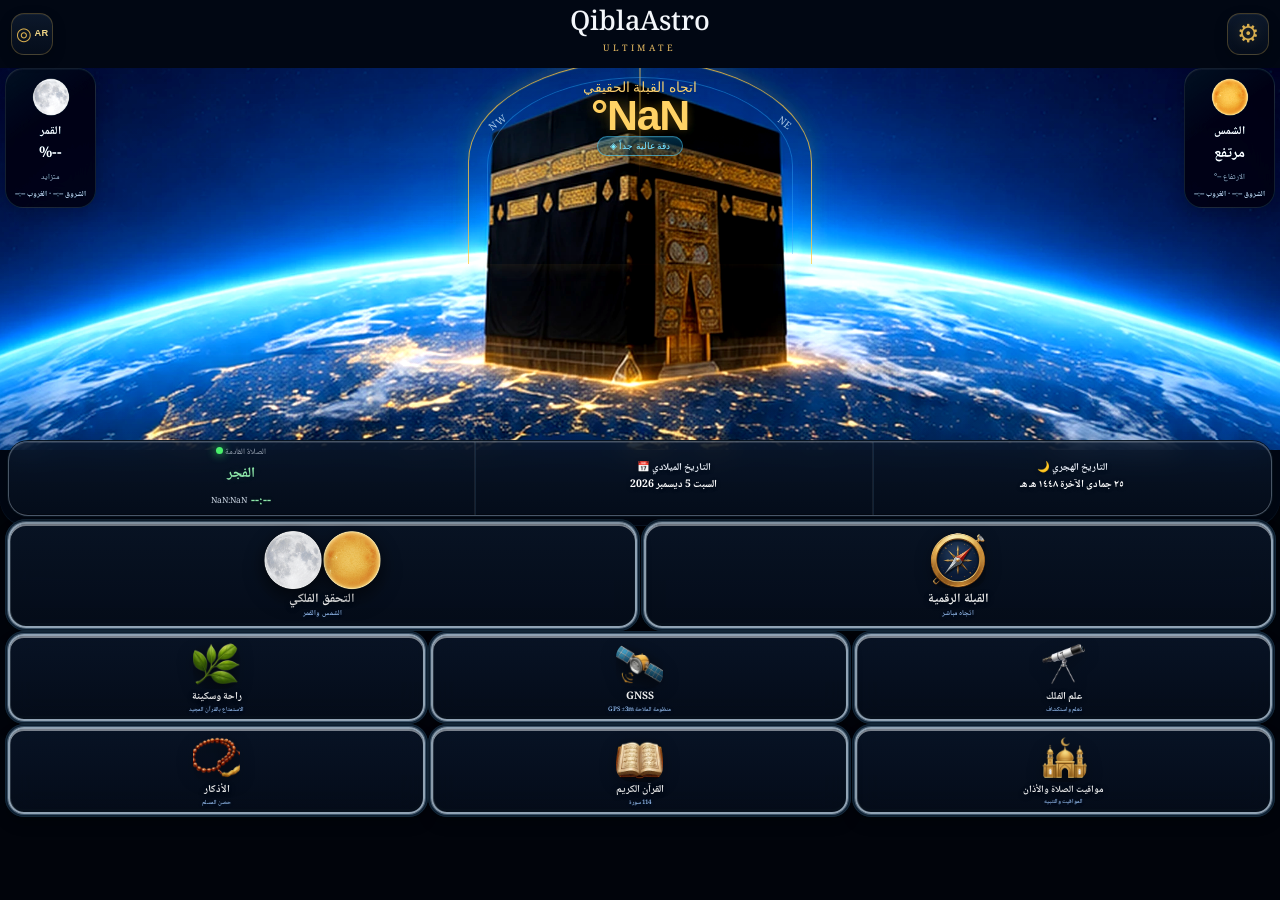
<file: source/index.html>
<!DOCTYPE html>
<!--
╔══════════════════════════════════════════════════════════════════════════════╗
║  QiblaAstro v2.0 - Astronomical Qibla Compass                                ║
║  Author  : Mohamed Sayed Gabr Behairy | محمد سيد جبر بحيرى                    ║
║  (c) 2026 Mohamed Sayed Gabr Behairy. All Rights Reserved.                   ║
╚══════════════════════════════════════════════════════════════════════════════╝
-->
<html lang="ar" dir="rtl">
<head>
<script src="js/native-bridge-bootstrap.js?v=20260826-token-strip1"></script>
<!-- PWA metadata -->

<!-- Web App Manifest -->
<link rel="manifest" href="manifest.json">

<!-- Theme & Colors -->
<meta name="theme-color" content="#05080F">
<meta name="msapplication-TileColor" content="#05080F">
<meta name="msapplication-navbutton-color" content="#05080F">

<!-- Apple Mobile Web App -->
<meta name="apple-mobile-web-app-capable" content="yes">
<meta name="apple-mobile-web-app-status-bar-style" content="black-translucent">
<meta name="apple-mobile-web-app-title" content="QiblaAstro">

<!-- Apple Touch Icons -->
<link rel="apple-touch-icon" href="icons/apple-touch-icon.png">
<link rel="apple-touch-icon" sizes="57x57" href="icons/icon-72x72.png">
<link rel="apple-touch-icon" sizes="72x72" href="icons/icon-72x72.png">
<link rel="apple-touch-icon" sizes="76x76" href="icons/icon-96x96.png">
<link rel="apple-touch-icon" sizes="114x114" href="icons/icon-128x128.png">
<link rel="apple-touch-icon" sizes="120x120" href="icons/icon-128x128.png">
<link rel="apple-touch-icon" sizes="144x144" href="icons/icon-144x144.png">
<link rel="apple-touch-icon" sizes="152x152" href="icons/icon-152x152.png">
<link rel="apple-touch-icon" sizes="180x180" href="icons/apple-touch-icon.png">

<!-- Apple Splash Screens -->
<link rel="apple-touch-startup-image" href="icons/apple-splash-iphone5.png" media="(device-width: 320px) and (device-height: 568px) and (-webkit-device-pixel-ratio: 2)">
<link rel="apple-touch-startup-image" href="icons/apple-splash-iphone6.png" media="(device-width: 375px) and (device-height: 667px) and (-webkit-device-pixel-ratio: 2)">
<link rel="apple-touch-startup-image" href="icons/apple-splash-iphoneXR.png" media="(device-width: 414px) and (device-height: 896px) and (-webkit-device-pixel-ratio: 2)">
<link rel="apple-touch-startup-image" href="icons/apple-splash-iphoneX.png" media="(device-width: 375px) and (device-height: 812px) and (-webkit-device-pixel-ratio: 3)">
<link rel="apple-touch-startup-image" href="icons/apple-splash-iphone12.png" media="(device-width: 390px) and (device-height: 844px) and (-webkit-device-pixel-ratio: 3)">
<link rel="apple-touch-startup-image" href="icons/apple-splash-iphone14p.png" media="(device-width: 393px) and (device-height: 852px) and (-webkit-device-pixel-ratio: 3)">
<link rel="apple-touch-startup-image" href="icons/apple-splash-iphone15p.png" media="(device-width: 430px) and (device-height: 932px) and (-webkit-device-pixel-ratio: 3)">
<link rel="apple-touch-startup-image" href="icons/apple-splash-iphoneXS.png" media="(device-width: 414px) and (device-height: 896px) and (-webkit-device-pixel-ratio: 3)">
<link rel="apple-touch-startup-image" href="icons/apple-splash-ipad.png" media="(device-width: 768px) and (device-height: 1024px) and (-webkit-device-pixel-ratio: 2)">
<link rel="apple-touch-startup-image" href="icons/apple-splash-ipadPro11.png" media="(device-width: 834px) and (device-height: 1194px) and (-webkit-device-pixel-ratio: 2)">
<link rel="apple-touch-startup-image" href="icons/apple-splash-ipadPro12.png" media="(device-width: 1024px) and (device-height: 1366px) and (-webkit-device-pixel-ratio: 2)">

<!-- Favicon -->
<link rel="icon" type="image/x-icon" href="icons/favicon.ico">
<link rel="icon" type="image/png" sizes="16x16" href="icons/icon-72x72.png">
<link rel="icon" type="image/png" sizes="32x32" href="icons/icon-96x96.png">
<link rel="icon" type="image/png" sizes="96x96" href="icons/icon-96x96.png">
<link rel="icon" type="image/png" sizes="192x192" href="icons/icon-192x192.png">
<link rel="icon" type="image/png" sizes="512x512" href="icons/icon-512x512.png">

<!-- Safari Pinned Tab -->
<link rel="mask-icon" href="icons/safari-pinned-tab.svg" color="#C8A44A">

<!-- Microsoft Tiles -->
<meta name="msapplication-config" content="browserconfig.xml">
<meta name="msapplication-TileImage" content="icons/mstile-144x144.png">
<meta name="msapplication-square70x70logo" content="icons/icon-72x72.png">
<meta name="msapplication-square150x150logo" content="icons/icon-152x152.png">
<meta name="msapplication-square310x310logo" content="icons/icon-384x384.png">
<meta name="msapplication-wide310x150logo" content="icons/icon-512x512.png">

<!-- Mobile & PWA -->
<meta name="mobile-web-app-capable" content="yes">
<meta name="application-name" content="QiblaAstro">
<meta name="format-detection" content="telephone=no">
<meta name="screen-orientation" content="portrait">
<meta name="full-screen" content="yes">
<meta name="browsermode" content="application">
<meta name="nightmode" content="disable">
<meta name="layoutmode" content="fitscreen">
<meta name="x5-page-mode" content="app">
<meta name="x5-orientation" content="portrait">
<meta name="x5-fullscreen" content="true">

<!-- iOS Specific -->
<meta name="apple-touch-fullscreen" content="yes">

<!-- Prefetch & Preconnect -->
<link rel="dns-prefetch" href="https://fonts.googleapis.com">
<link rel="dns-prefetch" href="https://fonts.gstatic.com">
<link rel="preconnect" href="https://fonts.googleapis.com">
<link rel="preconnect" href="https://fonts.gstatic.com" crossorigin>

<meta charset="UTF-8">
<meta http-equiv="Cache-Control" content="no-cache,no-store,must-revalidate">
<meta http-equiv="Pragma" content="no-cache">
<meta http-equiv="Expires" content="0">
<meta name="viewport" content="width=device-width,initial-scale=1,user-scalable=no,viewport-fit=cover">
<meta name="description" content="QiblaAstro — بوصلة القبلة الفلكية الأدق. تحديد القبلة بخوارزميات VSOP87+ELP2000+WMM2025. تعمل بلا إنترنت.">
<meta name="keywords" content="qibla,قبلة,بوصلة,prayer direction,mecca,كعبة,مواقيت الصلاة,اتجاه القبلة,qibla compass,prayer times">
<meta name="author" content="Mohamed Sayed Gabr Behairy">
<meta name="robots" content="index,follow">
<meta property="og:type" content="website">
<meta property="og:title" content="QiblaAstro — بوصلة القبلة الفلكية">
<meta property="og:description" content="تحديد القبلة بدقة فلكية عالية. يعمل ليلا ونهارا بالشمس والقمر والنجوم. بدون إنترنت.">
<meta property="og:site_name" content="QiblaAstro">
<meta property="og:locale" content="ar_EG">
<meta name="twitter:card" content="summary">
<meta name="twitter:title" content="QiblaAstro — بوصلة القبلة الفلكية">
<meta name="twitter:description" content="أدق بوصلة قبلة فلكية. VSOP87 + ELP2000 + WMM2025">
<title>QiblaAstro 🕌 — بوصلة القبلة الفلكية</title>

<!-- External Stylesheets -->
<link rel="stylesheet" href="css/01-variables.css">

<link rel="stylesheet" href="css/02-sky-backgrounds.css">

<link rel="stylesheet" href="css/03-reset-base.css">

<link rel="stylesheet" href="css/04-splash.css?v=20260810-premium-splash">

<link rel="stylesheet" href="css/07-pages.css">

<link rel="stylesheet" href="css/08-compass-canvas.css">

<link rel="stylesheet" href="css/09-qibla-hero.css">

<link rel="stylesheet" href="css/10-stat-grid.css">

<link rel="stylesheet" href="css/11-section-headers.css">

<link rel="stylesheet" href="css/12-sky-track.css">




<link rel="stylesheet" href="css/15-device-compass.css">

<link rel="stylesheet" href="css/16-qibla-instructions.css">

<link rel="stylesheet" href="css/17-calibration.css">

<link rel="stylesheet" href="css/18-tips.css">

<link rel="stylesheet" href="css/19-gnss.css">

<link rel="stylesheet" href="css/20-settings.css">

<link rel="stylesheet" href="css/21-utility.css">


  
<link rel="stylesheet" href="css/24-gemini-compass.css">

<link rel="stylesheet" href="css/27-animations.css">
  
<script async src="https://www.googletagmanager.com/gtag/js?id=G-1D1GKVZB74"></script>

<!-- QiblaAstro approved static Home — first-paint assets -->
<link rel="preload" as="image" href="images/home/qibla-bg-4k.webp" fetchpriority="high">
<link rel="stylesheet" href="css/home-final.css" data-qibla-static-home>
<link rel="stylesheet" href="css/home-hero-photo.css" data-qibla-static-home>
<link rel="stylesheet" href="css/home-reference-match.css" data-qibla-static-home>
<link rel="stylesheet" href="css/home-single-screen-cards.css" data-qibla-static-home>
<link rel="stylesheet" href="css/home-premium-polish.css" data-qibla-static-home>
<link rel="stylesheet" href="css/home-motion-design.css" data-qibla-static-home>
<link rel="stylesheet" href="css/home-4k-background.css" data-qibla-static-home>
<link rel="stylesheet" href="css/home-card-final-cleanup.css" data-qibla-static-home>
<link rel="stylesheet" href="css/home-hero-final-match.css" data-qibla-static-home>
<link rel="stylesheet" href="css/home-final-polish.css" data-qibla-static-home>
<link rel="stylesheet" href="css/home-pixel-perfect.css" data-qibla-static-home>
<link rel="stylesheet" href="css/home-premium-finish.css" data-qibla-static-home>
<link rel="stylesheet" href="css/home-action-layout-233.css" data-qibla-static-home>
<link rel="stylesheet" href="css/home-header-controls.css" data-qibla-static-home>
<script defer src="js/home-final.js" data-qibla-home-final></script>
<script defer src="js/home-reference-finalizer.js" data-qibla-home-finalizer></script>
<!-- /QiblaAstro approved static Home -->
</head>
<body class="tab-home" data-qa-active-page="home" onclick="_unlockAudio&&_unlockAudio()" ontouchstart="_unlockAudio&&_unlockAudio()">
<!-- [HTML-1] SPLASH SCREEN -->
<div id="splash"><canvas id="sp-canvas"></canvas>
  <div id="splash-glow"></div>
  <img id="splash-logo" src="./images/1784808776667.png" alt="QiblaAstro">
  <h1>QiblaAstro</h1>
  <p>بوصلة القبلة الفلكية</p>
  <p id="splash-tagline">VSOP87 · ELP2000 · WMM2025</p>
</div>

<!-- [HTML-4] PAGE: COMPASS (البوصلة) -->

<div class="page active" id="page-home">
<main id="qa-home" class="qa-home">
  <section class="qa-hero">
    <header class="qa-top">
      <button class="qa-settings-top" data-go="settings" aria-label="الإعدادات"><span>⚙</span></button>
      <div class="qa-brand"><b>QiblaAstro</b><span>ULTIMATE</span></div>
      <button class="qa-language-top" id="qaLangToggle" type="button" aria-label="تغيير اللغة"><span class="qa-lang-globe">◎</span><b>EN</b></button>
    </header>
    <div class="qa-sky">
      <div class="qa-star-field"></div><div class="qa-galaxy"><i></i><b></b><em></em></div>
      <div class="qa-side-card qa-moon-card"><span class="qa-moon-orb"></span><b>القمر</b><strong id="qaMoon">--%</strong><small id="qaMoonPhase">متزايد</small></div>
      <div class="qa-arc"><span class="qa-dir qa-nw">NW</span><span class="qa-dir qa-ne">NE</span><i></i></div>
      <button class="qa-bearing" data-go="compass"><span class="qa-pointer">▲</span><span>اتجاه القبلة الحقيقي</span><strong id="qaBearing">---°</strong><em>دقة عالية جداً ◈</em></button>
      <div class="qa-side-card qa-sun-card"><span class="qa-sun-orb">☀</span><b>الشمس</b><strong>مرتفع</strong><small>الارتفاع <i id="qaSun">--°</i></small></div>
      <div class="qa-earth"><span class="qa-earth-glow"></span><span class="qa-cloud cloud-a"></span><span class="qa-cloud cloud-b"></span><span class="qa-land land-a"></span><span class="qa-land land-b"></span><span class="qa-land land-c"></span></div>
      <div class="qa-kaaba-photo"><img id="qaKaabaImage" alt="الكعبة المشرفة"><span></span></div>
    </div>
    <div class="qa-info">
      <div><span>التاريخ الهجري 🌙</span><strong id="qaHijri">---</strong></div>
      <div><span>التاريخ الميلادي 📅</span><strong id="qaGreg">---</strong></div>
      <div class="qa-prayer"><span>الصلاة القادمة <i></i></span><strong id="qaPrayer">---</strong><em><b id="qaPrayerTime">--:--</b><small id="qaPrayerEta"></small></em></div>
    </div>
  </section>

  <section class="qa-actions-primary">
    <button class="qa-service-card digital-compass" data-go="compass" data-compass-mode="digital"><span class="qa-service-icon"><img src="icons/hm-compass.png" alt="القبلة الرقمية" loading="eager"></span><strong>القبلة الرقمية</strong><small>اتجاه مباشر</small></button>
    <button class="qa-service-card verify astro-verify" data-go="compass" data-compass-mode="astro"><span class="qa-service-icon"><span style="display:flex;align-items:center;justify-content:center;gap:3px;width:100%;height:100%"><img src="icons/icon-sun.png" alt="التحقق الفلكي" loading="eager" style="width:46%;height:100%;object-fit:contain"><img src="icons/icon-moon.png" alt="التحقق الفلكي" loading="eager" style="width:46%;height:100%;object-fit:contain"></span></span><strong>التحقق الفلكي</strong><small>الشمس والقمر</small></button>
  </section>

  <section class="qa-actions-grid qa-actions-tools">
    <button class="qa-service-card astronomy" data-go="night"><span class="qa-service-icon"><img src="icons/icon-sun.png" alt="علم الفلك" loading="eager"></span><strong>علم الفلك</strong><small>تعلم واستكشاف</small></button>
    <button class="qa-service-card gnss" data-go="gnss"><span class="qa-service-icon"><img src="icons/hm-gnss.png" alt="GNSS" loading="eager"></span><strong>GNSS</strong><small>منظومة الملاحة GPS ±3m</small></button>
    <button class="qa-service-card serenity" data-go="serenity"><span class="qa-service-icon"><img src="icons/hm-serenity.png" alt="راحة وسكينة" loading="eager"></span><strong>راحة وسكينة</strong><small>الاستمتاع بالقرآن المجيد</small></button>
  </section>

  <section class="qa-actions-grid qa-actions-faith">
    <button class="qa-service-card prayer" data-go="prayer"><span class="qa-service-icon"><img src="icons/hm-prayer.png" alt="مواقيت الصلاة والأذان" loading="eager"></span><strong>مواقيت الصلاة والأذان</strong><small>المواقيت والتنبيه</small></button>
    <button class="qa-service-card quran" data-go="quran"><span class="qa-service-icon"><img src="icons/hm-quran.png" alt="القرآن الكريم" loading="eager"></span><strong>القرآن الكريم</strong><small>114 سورة</small></button>
    <button class="qa-service-card azkar" data-go="azkar"><span class="qa-service-icon"><img src="icons/hm-azkar.png" alt="الأذكار" loading="eager"></span><strong>الأذكار</strong><small>حصن المسلم</small></button>
  </section>

  <section class="qa-status">
    <div><span>🛡</span><p><b>حالة النظام</b><small>جميع الأنظمة تعمل بكفاءة</small></p></div>
    <div><span>◎</span><p><b>دقة الاتجاه</b><small>±0.1°</small></p></div>
    <div><span>◷</span><p><b>آخر تحديث</b><small id="qaGps">منذ 1 دقيقة</small></p></div>
  </section>

  <div hidden aria-hidden="true">
    <span id="hm-qibla-deg">---°</span><span id="hm-moon-ill">--%</span><span id="hm-moon-ph">---</span>
    <span id="hm-date-greg">---</span><span id="hm-date-hijri">---</span>
    <span id="hm-prayer-name">---</span><span id="hm-prayer-time">--:--</span><span id="hm-prayer-eta"></span>
    <span id="hm-next-p">---</span><span id="hm-gps-src">---</span>
  </div>
</main>
</div>

<!-- Compass engine anchors: canonical nodes must exist before engine startup.
     They are moved, never cloned, into pages/compass.html by QiblaCompassHost. -->
<div id="qibla-compass-engine-anchors" hidden aria-hidden="true">
  <canvas id="cvs" width="660" height="660" style="width:100%;max-width:440px;display:block;margin:0 auto;border-radius:50%"></canvas>
  <input type="range" id="dev-slider" min="0" max="30" value="5" step="0.5"
      style="flex:1;accent-color:#C8A44A;height:4px;cursor:pointer">
</div>
<div class="page" id="page-compass" data-external-page="compass" aria-label="البوصلة الرقمية"></div>

<div class="page" id="page-night" data-external-page="falaki" aria-label="فلكي"></div>

<!-- [HTML-7] PAGE: PRAYER (الصلاة) -->
<!-- PAGE: PRAYER — EXTERNAL PRESENTATION MODULE -->
<!-- Full screen source: pages/prayer.html -->
<div class="page" id="page-prayer" data-page-src="pages/prayer.html" aria-busy="true"></div>

<!-- [HTML-8] PAGE: GNSS -->
<div class="page" id="page-gnss">

  <div class="gnss-hero">
    <h2>🛰️ GNSS متعدد الأبراج + الانحراف القطبي</h2>
    <p>GPS · GLONASS · Galileo · BeiDou والتأثيرات الجيوفيزيائية</p>
  </div>

  <div class="sec-hdr">🛰️ أنظمة الملاحة العالمية</div>

  <!-- Live GNSS Position -->
  <div style="width:100%;background:linear-gradient(135deg,#04080C,var(--panel));border:1px solid var(--border);border-top:2px solid var(--ok);border-radius:var(--radius);padding:13px;">
    <div style="font-size:.58rem;color:var(--ok);font-family:'JetBrains Mono',monospace;letter-spacing:.08em;text-transform:uppercase;margin-bottom:9px;">📡 موقعك الحالي — متعدد الأنظمة</div>
    <div class="grid2">
      <div class="stat"><lbl>خط العرض</lbl><div class="val sm" id="gnss-lat" style="color:var(--ok)">جاري...</div></div>
      <div class="stat"><lbl>خط الطول</lbl><div class="val sm" id="gnss-lon" style="color:var(--ok)">جاري...</div></div>
      <div class="stat"><lbl>مصدر الموقع</lbl><div class="val xs" id="gnss-src" style="color:var(--gold)">جاري...</div></div>
      <div class="stat"><lbl>دقة الموقع</lbl><div class="val sm" id="gnss-acc" style="color:var(--gold)">---</div></div>
      <div class="stat s2 accent-gold"><lbl>القبلة من موقعك الحالي</lbl><div class="val" id="gnss-qibla" style="color:var(--gold-l)">---°</div><div class="sub">محسوبة من إحداثياتك الحقيقية</div></div>
    </div>
    <div style="margin-top:10px;display:flex;gap:8px;">
      <button onclick="tryBrowserGPS()" style="flex:1;padding:8px;background:var(--ok);color:#05080F;border:none;border-radius:8px;font-family:'Noto Naskh Arabic',serif;font-size:.78rem;cursor:pointer;font-weight:700;">📡 تحديث GPS</button>
      <button onclick="tryBrowserGPS()" style="flex:1;padding:8px;background:var(--panel2);color:var(--gold);border:1px solid var(--gold-d);border-radius:8px;font-family:'Noto Naskh Arabic',serif;font-size:.78rem;cursor:pointer;">📡 إعادة GPS</button>
    </div>
    <div style="margin-top:8px;font-size:.62rem;color:var(--muted);text-align:center;">
      يستخدم GPS + GLONASS + Galileo + BeiDou عبر الجهاز · مجاني بالكامل · لا يتطلب مفتاح API
    </div>
  </div>
  <div class="constellation-grid">
    <div class="const-card"><lbl style="color:#80FFB0">🇺🇸 GPS</lbl><div class="const-val" style="color:#80FFB0">31 قمر</div><div class="const-sub">WGS-84 · 3-5م · 20,200 كم</div></div>
    <div class="const-card"><lbl style="color:#80C8FF">🇷🇺 GLONASS</lbl><div class="const-val" style="color:#80C8FF">24 قمر</div><div class="const-sub">PZ-90.11 · 4-6م · 19,100 كم</div></div>
    <div class="const-card"><lbl style="color:#FFD080">🇪🇺 Galileo</lbl><div class="const-val" style="color:#FFD080">30 قمر</div><div class="const-sub">GTRF · ~1م · 23,222 كم</div></div>
    <div class="const-card"><lbl style="color:#FF9080">🇨🇳 BeiDou</lbl><div class="const-val" style="color:#FF9080">35 قمر</div><div class="const-sub">CGCS2000 · 3-5م · مختلط</div></div>
  </div>
  <div class="stat s2 accent-ok w100">
    <lbl>الدقة المدمجة Multi-constellation</lbl>
    <div class="val sm" style="color:var(--ok)">~1-2 متر · تأثير على القبلة < 0.001°</div>
  </div>

  <div class="sec-hdr">🌍 الانحراف القطبي — تذبذب تشاندلر</div>
  <div style="width:100%;background:var(--panel);border:1px solid var(--rim);border-top:2px solid #AAD8FF;border-radius:var(--radius);padding:12px;">
    <canvas id="polarDriftCvs" width="360" height="195" style="width:100%;height:auto;display:block;border-radius:6px;"></canvas>
    <div class="grid3" style="margin-top:9px">
      <div style="text-align:center"><div style="font-size:.54rem;color:var(--txt3);font-family:'JetBrains Mono',monospace;text-transform:uppercase;margin-bottom:2px">X (″)</div><div style="font-family:'JetBrains Mono',monospace;font-weight:700;color:#AAD8FF;font-size:.82rem" id="pm-x">---</div></div>
      <div style="text-align:center"><div style="font-size:.54rem;color:var(--txt3);font-family:'JetBrains Mono',monospace;text-transform:uppercase;margin-bottom:2px">Y (″)</div><div style="font-family:'JetBrains Mono',monospace;font-weight:700;color:#AAD8FF;font-size:.82rem" id="pm-y">---</div></div>
      <div style="text-align:center"><div style="font-size:.54rem;color:var(--txt3);font-family:'JetBrains Mono',monospace;text-transform:uppercase;margin-bottom:2px">بُعد القطب</div><div style="font-family:'JetBrains Mono',monospace;font-weight:700;color:#80FFB0;font-size:.82rem" id="pm-d">---</div></div>
    </div>
  </div>

  <div class="sec-hdr">⚡ الأحداث الجيوفيزيائية وتأثيرها الحقيقي</div>
  <div class="w100">
    <div class="event-item" style="border-right:3px solid #FF8060">
      <div class="event-title" style="color:#FF8060">🌊 زلزال اليابان 2011 — M9.1 توهوكو</div>
      <div class="event-body">تحرّك <strong>محور الكتلة</strong> 17 سم نحو 133°E — وليس محور الدوران الجغرافي. الفرق بين المحورين أصلاً ~10 أمتار. قصّر اليوم 1.8 ميكروثانية.</div>
      <div class="event-result" style="background:rgba(64,184,112,.12);color:var(--ok)">تأثير على القبلة: 0.000001° — يستحيل قياسه</div>
    </div>
    <div class="event-item" style="border-right:3px solid #80C8FF">
      <div class="event-title" style="color:#80C8FF">🏗️ سد الثلاث الوديان — الصين</div>
      <div class="event-body">40 مليار طن ماء → تحريك القطب ~2 سم + إبطاء الدوران 0.06 ميكروثانية. تأثير زاوي: 0.00007 قوس ثانية.</div>
      <div class="event-result" style="background:rgba(64,184,112,.12);color:var(--ok)">تأثير على القبلة: 0.0000003° — صفر عملياً</div>
    </div>
    <div class="event-item" style="border-right:3px solid #C880FF">
      <div class="event-title" style="color:#C880FF">🌀 تذبذب تشاندلر — دوري طبيعي (433 يوماً)</div>
      <div class="event-body">يحرك القطب الدوراني 6-9 أمتار دورياً — أكبر بكثير من أي سد أو زلزال. أنظمة GNSS وIERS تُصحّحه تلقائياً عبر معلمات EOP.</div>
      <div class="event-result" style="background:rgba(200,164,74,.12);color:var(--gold)">مُصحَّح تلقائياً في هذا التطبيق</div>
    </div>
  </div>

  <div class="sec-hdr">📊 مقارنة دقة أنظمة تحديد القبلة</div>
  <div class="w100">
    <div class="acc-item"><div class="acc-dot" style="background:var(--ok)"></div><div class="acc-name">موضع الشمس VSOP87 (نهاراً)</div><div class="acc-val" style="color:var(--ok)">~0.01°</div></div>
    <div class="acc-item"><div class="acc-dot" style="background:#80FFB0"></div><div class="acc-name">نجم القطب بولاريس (ليلاً)</div><div class="acc-val" style="color:#80FFB0">~0.02°</div></div>
    <div class="acc-item"><div class="acc-dot" style="background:var(--moon)"></div><div class="acc-name">موضع القمر ELP2000 (ليلاً)</div><div class="acc-val" style="color:var(--moon)">~0.1°</div></div>
    <div class="acc-item"><div class="acc-dot" style="background:#80FFB0"></div><div class="acc-name">GPS + GLONASS + Galileo + BeiDou</div><div class="acc-val" style="color:#80FFB0">< 0.001°</div></div>
    <div class="acc-item"><div class="acc-dot" style="background:var(--gold)"></div><div class="acc-name">بوصلة + تصحيح WMM2025</div><div class="acc-val" style="color:var(--gold)">~1-3°</div></div>
    <div class="acc-item"><div class="acc-dot" style="background:var(--err)"></div><div class="acc-name">بوصلة هاتف غير معايرة</div><div class="acc-val" style="color:var(--err)">5-30°</div></div>
    <div class="acc-item"><div class="acc-dot" style="background:var(--ok)"></div><div class="acc-name">زلزال اليابان 2011</div><div class="acc-val" style="color:var(--ok)">0.000001°</div></div>
    <div class="acc-item"><div class="acc-dot" style="background:var(--ok)"></div><div class="acc-name">سد الثلاث الوديان</div><div class="acc-val" style="color:var(--ok)">0.0000003°</div></div>
  </div>

</div>

<!-- [HTML-10] PAGE: SETTINGS (الإعدادات) -->
<div class="page" id="page-settings">

  <div class="settings-section">
    <h4>📍 الموقع</h4>
    <div class="setting-row">
      <div><div class="setting-label">خط العرض</div><div class="setting-sub">دقة الموقع</div></div>
      <div class="setting-val">30.0342° N</div>
    </div>
    <div class="setting-row">
      <div><div class="setting-label">خط الطول</div></div>
      <div class="setting-val">30.9606° E</div>
    </div>
    <div class="setting-row">
      <div><div class="setting-label">المنطقة الزمنية</div></div>
      <div class="setting-val">UTC+3</div>
    </div>
  </div>

  <div class="settings-section">
    <h4>🕌 القبلة</h4>
    <div class="setting-row">
      <div><div class="setting-label">الاتجاه الحقيقي</div><div class="setting-sub">من الشمال الجغرافي</div></div>
      <div style="text-align:left"><div class="setting-val" id="cfg-qt">136.20°</div><div class="accuracy-pill pill-hi">دقة < 0.01°</div></div>
    </div>
    <div class="setting-row">
      <div><div class="setting-label">قراءة البوصلة المصحَّحة</div><div class="setting-sub">بعد تعويض الانحراف WMM2025</div></div>
      <div style="text-align:left"><div class="setting-val" id="cfg-qm" style="color:var(--qmag)">---</div><div class="accuracy-pill pill-mid">دقة ~1-3°</div></div>
    </div>
    <div class="setting-row">
      <div><div class="setting-label">الانحراف المغناطيسي</div><div class="setting-sub">WMM2025 · يتغير ~0.08°/سنة</div></div>
      <div style="text-align:left"><div class="setting-val" id="cfg-md" style="color:var(--mag)">---</div></div>
    </div>
  </div>

  <div class="settings-section">
    <h4>🕌 مواقيت الصلاة</h4>
    <div class="setting-row">
      <div><div class="setting-label">منهج الفجر والعشاء</div></div>
      <div class="setting-val" style="font-size:.72rem">رابطة العالم الإسلامي</div>
    </div>
    <div class="setting-row">
      <div><div class="setting-label">زاوية الفجر</div></div>
      <div class="setting-val">−18°</div>
    </div>
    <div class="setting-row">
      <div><div class="setting-label">زاوية العشاء</div></div>
      <div class="setting-val">−17°</div>
    </div>
    <div class="setting-row">
      <div><div class="setting-label">حساب العصر</div></div>
      <div class="setting-val" style="font-size:.72rem">شافعي (ظل مثلي)</div>
    </div>
  </div>

  <div class="settings-section">
    <h4>⚙ الخوارزميات</h4>
    <div class="setting-row"><div><div class="setting-label">موضع الشمس</div></div><div class="setting-val" style="font-size:.7rem">VSOP87 (Meeus Ch.25)</div></div>
    <div class="setting-row"><div><div class="setting-label">موضع القمر</div></div><div class="setting-val" style="font-size:.7rem">ELP2000/82 (Meeus Ch.47)</div></div>
    <div class="setting-row"><div><div class="setting-label">الانحراف المغناطيسي</div></div><div class="setting-val" style="font-size:.7rem">WMM2025 (NOAA/BGS)</div></div>
    <div class="setting-row"><div><div class="setting-label">الانكسار الجوي</div></div><div class="setting-val" style="font-size:.7rem">Bennett Formula</div></div>
    <div class="setting-row"><div><div class="setting-label">تصحيح توبوسنتري</div></div><div class="setting-val" style="font-size:.7rem">Meeus Ch.47 §6</div></div>
    <div class="setting-row"><div><div class="setting-label">الانحراف القطبي</div></div><div class="setting-val" style="font-size:.7rem">IERS Chandler Wobble</div></div>
    <div style="padding:8px 14px;border-top:1px solid var(--rim);text-align:center;font-size:.58rem;color:var(--txt3);font-family:'JetBrains Mono',monospace;">QiblaAstro v2.0</div>
  </div>

  <!-- COPYRIGHT CARD -->
  <div class="copyright-card">
    <div style="position:relative;z-index:1">
      <div class="copyright-seal">🕌</div>
      <div class="copyright-name">Mohamed Sayed Gabr Behairy</div>
      <div class="copyright-name-ar">محمد سيد جبر بحيرى</div>
      <div class="copyright-year">© 2026 · QiblaAstro v2.0 · All Rights Reserved</div>
      <div class="copyright-divider"></div>
      <div class="copyright-notice">
        <strong>جميع حقوق الملكية الفكرية محفوظة</strong><br>
        يُحظر نسخ هذا البرنامج أو توزيعه أو تعديله<br>
        أو استخدامه تجارياً بأي شكل من الأشكال<br>
        دون إذن كتابي صريح من صاحب الحقوق.<br><br>
        All intellectual property rights reserved.<br>
        No part of this software may be reproduced,<br>
        distributed, or used commercially without<br>
        explicit written permission from the author.
      </div>
      <div class="copyright-divider"></div>
      <div class="copyright-algo">
        <div style="font-size:.6rem;color:var(--gold);font-family:'JetBrains Mono',monospace;letter-spacing:.06em;text-transform:uppercase;margin-bottom:6px;text-align:center;">الخوارزميات المستخدمة</div>
        <div class="copyright-algo-row"><span class="algo-name">موضع الشمس</span><span class="algo-val">VSOP87 · Meeus Ch.25</span></div>
        <div class="copyright-algo-row"><span class="algo-name">موضع القمر</span><span class="algo-val">ELP2000/82 · Meeus Ch.47</span></div>
        <div class="copyright-algo-row"><span class="algo-name">الانحراف المغناطيسي</span><span class="algo-val">WMM2025 · NOAA/BGS</span></div>
        <div class="copyright-algo-row"><span class="algo-name">الانكسار الجوي</span><span class="algo-val">Bennett Formula</span></div>
        <div class="copyright-algo-row"><span class="algo-name">الانحراف القطبي</span><span class="algo-val">IERS Chandler Wobble</span></div>
        <div class="copyright-algo-row"><span class="algo-name">مواقيت الصلاة</span><span class="algo-val">Muslim World League</span></div>
        <div class="copyright-algo-row"><span class="algo-name">أنظمة GNSS</span><span class="algo-val">GPS · GLONASS · Galileo · BeiDou</span></div>
      </div>
    </div>
  </div>

</div>

<!-- [HTML-12] PAGE: AZKAR (الأذكار) -->
<!-- PAGE: AZKAR -->
<div class="page" id="page-azkar" data-external-page="azkar" aria-label="الأذكار"></div>

<div class="page" id="page-quran" data-external-page="quran" aria-label="القرآن الكريم"></div>

<!-- ════ PAGE: SERENITY ════ -->
<div class="page" id="page-serenity" data-page-src="pages/serenity.html" aria-busy="true"></div>

<script src="js/geomag/wmm2025.js"></script>
<script src="js/geomag/wmm2025-runtime.js"></script>
<script>window.dataLayer=window.dataLayer||[];function gtag(){window.dataLayer.push(arguments);}gtag("js",new Date());gtag("config","G-1D1GKVZB74");

function updateCompassBoxes(){
  if(typeof QT!=='undefined'&&QT!==null){
    set('box-qibla', QT.toFixed(1)+'°');
    set('q-deg',     QT.toFixed(2)+'°');
    if(typeof MDECL!=='undefined'&&MDECL_READY){
      set('mag-d',(MDECL>=0?'+':'')+MDECL.toFixed(2)+'°');
    }else{
      set('mag-d','---');
    }
  }
  if(deviceHeading!==null&&compassAvailable){
    set('box-heading', deviceHeading.toFixed(1)+'°');
    if(typeof QT!=='undefined'&&QT!==null){
      var diff=((QT-deviceHeading)+360)%360;
      if(diff>180) diff=diff-360;
      var absDiff=Math.abs(diff);
      var color=absDiff<5?'#50C880':absDiff<15?'#E8C878':'#FF8080';
      var dir=diff>1?'← يسار':diff<-1?'يمين →':'✅ دقيق';
      // box-diff مخفي
      var el=document.getElementById('box-diff');
      if(el){el.textContent=absDiff.toFixed(1)+'°';el.style.color=color;}
      set('box-dir', dir);
    }
  } else {
    set('box-heading','---°');
    set('box-dir','فعّل البوصلة');
  }
  // cal offset
  var cod=document.getElementById('cal-offset-display');
  if(cod) cod.textContent=(calOffset>=0?'+':'')+calOffset.toFixed(0)+'°';
}

var _rawHeading = null;

function activateCompass(){
  var msg=document.getElementById('compass-status-msg');
  
  function doActivate(){
    // استمع لـ absolute أولاً (Android - أدق)
    var absCount=0;
    window.addEventListener('deviceorientationabsolute',function(e){
      if(e.alpha!==null&&!isNaN(e.alpha)){
        absCount++;
        onDeviceOrientation(e);
      }
    },true);
    // ثم عادي كـ fallback
    window.addEventListener('deviceorientation',function(e){
      if(e.alpha!==null&&!isNaN(e.alpha)&&absCount===0){
        onDeviceOrientation(e);
      }
    },true);
    // GPS بعد تفاعل المستخدم
    tryBrowserGPS();
    if(msg) msg.textContent='✅ البوصلة والموقع يعملان';
  }

  // iOS
  if(typeof DeviceOrientationEvent!=='undefined'&&
     typeof DeviceOrientationEvent.requestPermission==='function'){
    DeviceOrientationEvent.requestPermission()
      .then(function(s){
        if(s==='granted') doActivate();
        else if(msg) msg.textContent='❌ الرجاء السماح بالوصول للمستشعر';
      }).catch(function(){ doActivate(); });
  } else {
    // Android
    doActivate();
  }
}

function onDeviceOrientation(e){
  if(e.alpha===null||e.alpha===undefined||isNaN(e.alpha)) return;
  var raw=null;
  var isAbsolute=false;

  // iOS - webkitCompassHeading = True North مباشرة
  if(typeof e.webkitCompassHeading==='number'&&!isNaN(e.webkitCompassHeading)){
    raw=e.webkitCompassHeading;
    isAbsolute=true; // True North
    compassAccuracy=e.webkitCompassAccuracy||0;
  }
  // Android absolute = True North
  else if(e.absolute===true){
    raw=(360-e.alpha+360)%360;
    isAbsolute=true; // True North
  }
  // Android عادي = Magnetic North
  else {
    raw=(360-e.alpha+360)%360;
    isAbsolute=false; // Magnetic North
  }

  if(raw===null) return;
  // تنعيم
  if(_rawHeading===null){ _rawHeading=raw; }
  else {
    var diff=raw-_rawHeading;
    if(diff>180) diff-=360;
    if(diff<-180) diff+=360;
    _rawHeading=(_rawHeading+diff*0.15+360)%360;
  }

  compassRaw=_rawHeading;
  compassAvailable=true;
  try{updateBubbleLevel(e.beta,e.gamma);}catch(err){}

  // deviceHeading = True North heading
  // إذا absolute: لا نضيف MDECL (هو True North فعلاً)
  // إذا عادي: نضيف MDECL لتحويله من Magnetic إلى True
  if(isAbsolute){
    deviceHeading=((_rawHeading+calOffset)+360)%360;
  } else {
    if(!MDECL_READY){
      deviceHeading=null;
      set('compass-status-msg','بانتظار GPS/GNSS موثوق لتصحيح الشمال المغناطيسي');
      return;
    }
    deviceHeading=((_rawHeading+calOffset+MDECL)+360)%360;
  }

  if(typeof _lastSp!=='undefined'&&_lastSp&&typeof drawCompass==='function'){
    drawCompass(_lastSp.az,_lastSp.altApp,
      typeof _lastMp!=='undefined'&&_lastMp?_lastMp.az:0,
      typeof _lastMp!=='undefined'&&_lastMp?_lastMp.altApp:0,
      eCache);
    _qiblaCelestialOverlayTick();
  }
}

// ══════════════════════════════════════════════════════════════════════════════
// [JS-2] ADHAN AUDIO ENGINE — الأذان
// ══════════════════════════════════════════════════════════════════════════════

// ══ ADHAN AUDIO ENGINE ══
// المؤذن: الشيخ علي أحمد ملا — الحرم المكي
var _adhanAudio     = null;
var _adhanPlayed    = {};
var _adhanEnabled   = true;
var _adhanDay       = '';        // لتصفير _adhanPlayed يومياً
var _adhanPending   = null;      // الأذان المعلق
var _audioUnlocked  = false;     // هل فعّل المستخدم الصوت؟
var _adhanFajrURL   = 'audio/adhan/fajr-alafasy.mp3';
var _adhanNormalURL = 'audio/adhan/mecca.mp3';

// تُضبط الملفات المختارة من واجهة الأذان، وتبقى محلية لتعمل دون اتصال.
function adhanSetAudioURLs(normalURL, fajrURL, fallbackURL){
  var fallback = (typeof fallbackURL === 'string' && fallbackURL) ? fallbackURL : 'audio/adhan/mecca.mp3';
  _adhanNormalURL = (typeof normalURL === 'string' && normalURL) ? normalURL : fallback;
  _adhanFajrURL = (typeof fajrURL === 'string' && fajrURL) ? fajrURL : fallback;
}

function _playAdhan(isFajr){
  if(!_adhanEnabled) return;
  // إذا لم يُفعّل الصوت بعد — احفظ الأذان في القائمة
  if(!_audioUnlocked){
    _adhanPending = {isFajr: isFajr};
    _showAdhanAlert && _showAdhanAlert(isFajr?'الفجر':'الصلاة');
    return;
  }
  _executeAdhan(isFajr);
}

function _executeAdhan(isFajr){
  var url = isFajr ? _adhanFajrURL : _adhanNormalURL;
  try{
    if(_adhanAudio){ _adhanAudio.pause(); _adhanAudio = null; }
    _adhanAudio = new Audio(url);
    _adhanAudio.volume = 1.0;
    _adhanAudio.play()
      .then(function(){ /* يعمل */ })
      .catch(function(){
        // retry مرة واحدة بعد 500ms
        setTimeout(function(){
          try{
            _adhanAudio = new Audio(url);
            _adhanAudio.volume = 1.0;
            _adhanAudio.play().catch(function(){});
          }catch(e){}
        }, 500);
      });
    try{ navigator.vibrate([400,200,400,200,400,400,200,400,200,600]); }catch(e){}
  }catch(e){}
}

function _unlockAudio(){
  if(_audioUnlocked) return;
  _audioUnlocked = true;
  // تشغيل الأذان المعلق
  if(_adhanPending !== null){
    var p = _adhanPending;
    _adhanPending = null;
    _executeAdhan(p.isFajr);
  }
}

function _checkAdhan(now, pCache){
  if(!pCache || !pCache.length || !_adhanEnabled) return;

  // تصفير _adhanPlayed يومياً
  var today = now.toDateString();
  if(_adhanDay !== today){ _adhanDay = today; _adhanPlayed = {}; }

  var n = now.getHours() + now.getMinutes()/60 + now.getSeconds()/3600;

  pCache.forEach(function(p){
    if(p.n === 'الشروق') return;
    var diff = (n - p.h) * 3600;
    var key  = today + '_' + p.n;
    if(diff >= 0 && diff < 30 && !_adhanPlayed[key]){
      _adhanPlayed[key] = true;
      _playAdhan(p.n === 'الفجر');
      try{ _showAdhanAlert(p.n); }catch(e){}
    }
  });
}

function _showAdhanAlert(prayerName){
  // إظهار بطاقة الأذان على الشاشة الرئيسية
  var el = document.getElementById('adhan-alert');
  if(!el){
    el = document.createElement('div');
    el.id = 'adhan-alert';
    el.style.cssText = [
      'position:fixed','top:0','left:0','right:0',
      'z-index:9999','padding:18px 20px',
      'background:linear-gradient(135deg,rgba(5,8,15,.97),rgba(8,14,24,.97))',
      'border-bottom:1px solid rgba(200,164,74,.4)',
      'backdrop-filter:blur(20px)',
      '-webkit-backdrop-filter:blur(20px)',
      'display:flex','align-items:center','gap:14px',
      'animation:adhanSlideDown .4s ease-out',
      'cursor:pointer'
    ].join(';');
    el.onclick = function(){
      el.style.animation = 'adhanSlideUp .3s ease-in forwards';
      setTimeout(function(){el.remove();},300);
      if(_adhanAudio) _adhanAudio.pause();
    };
    document.body.appendChild(el);
  }
  el.innerHTML = [
    '<div style="font-size:2rem;filter:drop-shadow(0 0 12px rgba(200,164,74,.6))">🕌</div>',
    '<div style="flex:1">',
      '<div style="font-size:.6rem;color:#5A7090;letter-spacing:.1em">حان وقت</div>',
      '<div style="font-size:1.4rem;font-weight:700;color:#E8C878;',
           'text-shadow:0 0 20px rgba(200,164,74,.5)">'+prayerName+'</div>',
      '<div style="font-size:.65rem;color:#8AAEF0;margin-top:2px">',
        'اضغط لإيقاف الأذان</div>',
    '</div>',
    '<div style="font-size:1.5rem;animation:adhanPulse 1s ease-in-out infinite">🔊</div>'
  ].join('');

  // إخفاء تلقائي بعد 5 دقائق
  setTimeout(function(){
    if(el.parentNode){
      el.style.animation = 'adhanSlideUp .3s ease-in forwards';
      setTimeout(function(){if(el.parentNode)el.remove();},300);
    }
  }, 300000);
}

function adhanPlayNow(isFajr){
  // يجب أن يُستدعى مباشرة من حدث المستخدم
  try{
    if(_adhanAudio){
      _adhanAudio.pause();
      _adhanAudio = null;
    }
    var url = (isFajr) ? _adhanFajrURL : _adhanNormalURL;
    _adhanAudio = new Audio(url);
    _adhanAudio.volume = 1.0;
    var p = _adhanAudio.play();
    if(p && typeof p.then === 'function'){
      p.then(function(){
        // يعمل
      }).catch(function(err){
        // إذا فشل — أنشئ Audio جديد وجرب مرة أخرى
        _adhanAudio = new Audio(url);
        _adhanAudio.volume = 1.0;
        _adhanAudio.load();
        setTimeout(function(){ _adhanAudio.play().catch(function(){}); }, 100);
      });
    }
    try{ navigator.vibrate([200,100,200]); }catch(e){}
  }catch(err){}
}

function updateHome(sp,mp,evts,now,pCache){
  // التاريخ الميلادي
  var days=['الأحد','الاثنين','الثلاثاء','الأربعاء','الخميس','الجمعة','السبت'];
  var months=['يناير','فبراير','مارس','أبريل','مايو','يونيو','يوليو','أغسطس','سبتمبر','أكتوبر','نوفمبر','ديسمبر'];
  var day=days[now.getDay()], d=now.getDate(), m=months[now.getMonth()], y=now.getFullYear();
  set('hm-date-greg', day+' '+d+' '+m+' '+y);

  // التاريخ الهجري
  try{
    var hd=new Intl.DateTimeFormat('ar-SA-u-ca-islamic-umalqura',{day:'numeric',month:'long',year:'numeric'}).format(now);
    set('hm-date-hijri', hd+' هـ');
  }catch(e){ set('hm-date-hijri',''); }

  // القبلة
  if(typeof QT!=='undefined') set('hm-qibla-deg', QT.toFixed(1)+'°');

  // القمر
  if(mp){
    set('hm-moon-ill',(mp.illum*100).toFixed(0)+'% إضاءة');
    set('hm-moon-ph', typeof phaseName==='function'?phaseName(mp.elong):'');
  }

  // GPS
  set('hm-gps-src', gnssHasTrustedFix?'✓ GPS ±'+Math.round(gnssAccuracy||5)+'م':'○ الموقع غير محدد');

  // الصلاة القادمة
  if(pCache&&pCache.length){
    var n=now.getHours()+now.getMinutes()/60+now.getSeconds()/3600;
    var ci=-1;
    for(var i=pCache.length-1;i>=0;i--) if(n>=pCache[i].h){ci=i;break;}
    var ni=(ci+1)%pCache.length, np=pCache[ni];
    var stn=(np.h-n)*3600; if(stn<0)stn+=86400;
    set('hm-prayer-name', np.n);
    set('hm-prayer-time', typeof hm==='function'?hm(np.h):'--:--');
    set('hm-prayer-eta',  typeof shms==='function'?shms(stn):'---');
    set('hm-next-p', np.n+' — '+( typeof hm==='function'?hm(np.h):'')+'  ('+( typeof shms==='function'?shms(stn):'')+')'  );
  }
}

// ══════════════════════════════════════════════════════════════════════════════
// [JS-4] CORE CONSTANTS & VARIABLES
// ══════════════════════════════════════════════════════════════════════════════

// QiblaAstro - Astronomical Qibla Compass
// Author  : Mohamed Sayed Gabr Behairy
// Arabic  : محمد سيد جبر بحيرى
// Version : 2.0  |  Year : 2026
// (c) 2026 Mohamed Sayed Gabr Behairy. All Rights Reserved.
// ════════════════════════════════════════════════
//  CONSTANTS
// ════════════════════════════════════════════════
const UTC_OFF=3;
const KLAT=21.42250833,KLON=39.82616667;
const R2D=180/Math.PI,D2R=Math.PI/180;

// ══════════════════════════════════════════════════════════════════════════════
// [JS-5] GNSS — Multi-constellation position system
// ══════════════════════════════════════════════════════════════════════════════

// ════════════════════════════════════════════════
//  GNSS — trusted Device Geolocation only.
//  IP geolocation and the legacy Giza initialization are never accepted as a
//  source for runtime Qibla or magnetic-declination publication.
// ════════════════════════════════════════════════
// Fail closed until Device GPS/GNSS supplies a trusted fix. No default city is
// allowed to seed QT, MDECL, prayer, or astronomical location calculations.
let LAT = Number.NaN;
let LON = Number.NaN;
let gnssSource   = 'unresolved'; // 'gps'|'unresolved'
let gnssAccuracy = null;
let gnssAltitudeMeters = 0;
let gnssUpdating = false;
let gnssHasTrustedFix = false;

function showGnssUnavailable(message){
  gnssSource='unresolved';
  gnssAccuracy=null;
  gnssHasTrustedFix=false;
  MDECL_READY=false;
  MDECL_STATUS='unavailable';
  MDECL_FIELD=null;
  MDECL=0;
  QM=QT;
  var txt=message||'تعذر تحديد موقعك — فعّل الموقع وامنح الإذن ثم أعد المحاولة';
  set('compass-status-msg',txt);
  set('gnss-badge','الموقع غير محدد');
  set('gnss-btn-status','⚠ أعد المحاولة');
  set('hm-gps-src','الموقع غير محدد');
  set('mag-d','---');
  set('q-mag','---');
  set('cfg-qm','---');
  set('cfg-md','---');
  set('mag-decl-inline','---');
  var el;
  el=document.getElementById('gnss-src');if(el)el.textContent='لم يتم الحصول على GPS/GNSS موثوق';
  el=document.getElementById('gnss-acc');if(el)el.textContent='---';
}

function updateQiblaFromPosition(){
  if(!gnssHasTrustedFix||gnssSource!=='gps'){
    showGnssUnavailable();
    return;
  }
  QT=calcQibla(LAT,LON);
  if(!Number.isFinite(QT)){
    showGnssUnavailable('إحداثيات الموقع غير صالحة — أعد محاولة تحديد الموقع');
    return;
  }
  var magneticReady=false;
  try{magneticReady=refreshMdeclFromTrustedGnss(new Date());}
  catch(_){
    MDECL_READY=false;
    MDECL_STATUS='unavailable';
    MDECL_FIELD=null;
  }
  QM=magneticReady?((QT-MDECL)+360)%360:QT;
  var dirs=['شمال','شمال شرق','شرق','جنوب شرق','جنوب','جنوب غرب','غرب','شمال غرب'];
  var qDir=dirs[Math.round(((QT%360)+360)/45)%8];
  var acc=gnssAccuracy?Math.round(gnssAccuracy):0;
  var srcTxt='✓ GPS/GNSS الجهاز';
  var srcBadge='GPS '+acc+'م±'+(MDECL_STATUS==='caution'?' · WMM تنبيه مجال ضعيف':'');
  set('box-qibla',QT.toFixed(1)+'°');
  set('q-deg',QT.toFixed(2)+'°');
  set('q-dir',qDir);
  set('gnss-badge',srcBadge);
  set('gnss-btn-status','✓ GPS '+acc+'م');
  set('compass-status-msg',srcBadge+' · '+QT.toFixed(1)+'° '+qDir);
  set('mag-d',magneticReady?(MDECL>=0?'+':'')+MDECL.toFixed(2)+'°':MDECL_STATUS==='blackout'?'⚠ مجال مغناطيسي ضعيف':'---');
  set('q-mag',magneticReady?QM.toFixed(2)+'°':'---');
  set('cfg-qm',magneticReady?QM.toFixed(2)+'°':'---');
  set('cfg-md',magneticReady?(MDECL>=0?'+':'')+MDECL.toFixed(2)+'°':'---');
  set('mag-decl-inline',magneticReady?MDECL.toFixed(2):'---');
  set('hm-qibla-deg',QT.toFixed(1)+'°');
  set('hm-gps-src',srcBadge);
  var _el;
  _el=document.getElementById('gnss-lat');if(_el)_el.textContent=LAT.toFixed(6)+'° N';
  _el=document.getElementById('gnss-lon');if(_el)_el.textContent=LON.toFixed(6)+'° E';
  _el=document.getElementById('gnss-src');if(_el)_el.textContent=srcTxt;
  _el=document.getElementById('gnss-acc');if(_el)_el.textContent=acc?'~'+acc+'م':'---';
  _el=document.getElementById('gnss-qibla');if(_el)_el.textContent=QT.toFixed(2)+'° — '+qDir;
}

// ── 1. Browser Geolocation (uses device GPS+GLONASS+Galileo+BeiDou) ──

function resetCompassCalibration(){
  _rawHeading=null;
  compassAvailable=false;
  calOffset=0;
  var msg=document.getElementById('compass-status-msg');
  if(msg) msg.textContent='✅ تمت إعادة المعايرة — حرّك الهاتف';
  var cod=document.getElementById('cal-offset-display');
  if(cod) cod.textContent='0°';
  try{navigator.vibrate([40,30,40]);}catch(e){}
}

function showManualCal(){
  var el=document.getElementById('manual-cal-section');
  if(el){el.style.display='block';el.scrollIntoView({behavior:'smooth',block:'nearest'});}
}
function hideManualCal(){
  var el=document.getElementById('manual-cal-section');
  if(el) el.style.display='none';
}

function tryBrowserGPS(){
  set('compass-status-msg','⏳ جاري تحديد موقعك...');
  set('gnss-btn-status','⏳ جاري...');

  // إيقاف watchPosition القديم إن وجد
  if(window._gnssWatchId != null){
    try{navigator.geolocation.clearWatch(window._gnssWatchId);}catch(e){}
    window._gnssWatchId = null;
  }

  try{
    if(!navigator||!('geolocation' in navigator)){
      showGnssUnavailable('خدمة الموقع غير متاحة على هذا الجهاز');
      return;
    }
    navigator.geolocation.getCurrentPosition(
      function(pos){
        try{
          var lat=pos&&pos.coords?Number(pos.coords.latitude):Number.NaN;
          var lon=pos&&pos.coords?Number(pos.coords.longitude):Number.NaN;
          if(!Number.isFinite(lat)||lat < -90||lat > 90||!Number.isFinite(lon)||lon < -180||lon > 180){
            showGnssUnavailable();
            return;
          }
          LAT=lat;
          LON=lon;
          gnssAccuracy=pos.coords.accuracy;
          gnssAltitudeMeters=Number.isFinite(pos.coords.altitude)?pos.coords.altitude:0;
          gnssSource='gps';
          gnssHasTrustedFix=true;
          updateQiblaFromPosition();
          // watchPosition لتحسين الدقة — مع حفظ ID للإيقاف
          try{
            window._gnssWatchId = navigator.geolocation.watchPosition(
              function(p2){
                try{
                  var nextLat=p2&&p2.coords?Number(p2.coords.latitude):Number.NaN;
                  var nextLon=p2&&p2.coords?Number(p2.coords.longitude):Number.NaN;
                  if(Number.isFinite(nextLat)&&nextLat >= -90&&nextLat <= 90&&Number.isFinite(nextLon)&&nextLon >= -180&&nextLon <= 180&&p2.coords.accuracy<(gnssAccuracy||9999)){
                    LAT=nextLat;
                    LON=nextLon;
                    gnssAccuracy=p2.coords.accuracy;
                    gnssAltitudeMeters=Number.isFinite(p2.coords.altitude)?p2.coords.altitude:0;
                    gnssSource='gps';
                    gnssHasTrustedFix=true;
                    updateQiblaFromPosition();
                  }
                }catch(e){}
              },
              function(){},
              {enableHighAccuracy:true,timeout:30000,maximumAge:60000}
            );
          }catch(e){}
        }catch(e){ showGnssUnavailable(); }
      },
      function(err){
        var msg='تعذر تحديد موقعك — فعّل الموقع وامنح الإذن ثم أعد المحاولة';
        if(err&&err.code===1)msg='تم رفض إذن الموقع — امنح إذن الموقع ثم أعد المحاولة';
        showGnssUnavailable(msg);
      },
      {enableHighAccuracy:true,timeout:10000,maximumAge:300000}
    );
  }catch(e){ showGnssUnavailable(); }
}

// Compatibility alias only. It deliberately does NOT perform IP geolocation.
function tryIPGeo(){
  showGnssUnavailable('يلزم موقع GPS/GNSS من الجهاز — لا يتم استخدام موقع IP التقريبي');
}

// Expose to global scope for HTML onclick handlers
window.tryBrowserGPS = tryBrowserGPS;
window.tryIPGeo      = tryIPGeo;

// Start GNSS on load
// GPS يُستدعى في activateCompass بعد تفاعل المستخدم

// ══════════════════════════════════════════════════════════════════════════════
// [JS-7] SETTINGS PERSISTENCE
// ══════════════════════════════════════════════════════════════════════════════

// ════════════════════════════════════════════════
//  SETTINGS PERSISTENCE (localStorage)
// ════════════════════════════════════════════════
const CFG={asr:'shafi',lang:'ar'};
function loadCfg(){
  try{const s=localStorage.getItem('qibla-cfg');if(s)Object.assign(CFG,JSON.parse(s));}catch(e){}
}
function saveCfg(){
  try{localStorage.setItem('qibla-cfg',JSON.stringify(CFG));}catch(e){}
}
loadCfg();

// ══════════════════════════════════════════════════════════════════════════════
// [JS-10] JULIAN DATE
// ══════════════════════════════════════════════════════════════════════════════

// ════════════════════════════════════════════════
//  JULIAN DATE
// ════════════════════════════════════════════════
const JDF=d=>d.getTime()/86400000+2440587.5;

// ══════════════════════════════════════════════════════════════════════════════
// [JS-11] WMM2025 MAGNETIC DECLINATION
// ══════════════════════════════════════════════════════════════════════════════

// MDECL remains unavailable until a trusted Device GPS/GNSS fix passes the
// WMM2025 runtime safety gate. Zero is an internal neutral value only and is
// never published while MDECL_READY is false.
let MDECL=0;
let MDECL_READY=false;
let MDECL_STATUS='unavailable';
let MDECL_FIELD=null;

function mdeclDisplay(precision,signed){
  if(!MDECL_READY)return '---';
  return (signed&&MDECL>=0?'+':'')+MDECL.toFixed(precision==null?2:precision)+'°';
}
function qmDisplay(precision){
  return MDECL_READY?QM.toFixed(precision==null?2:precision)+'°':'---';
}

function refreshMdeclFromTrustedGnss(date){
  if(!window.QiblaWMM2025Runtime)return false;
  const result=window.QiblaWMM2025Runtime.evaluateTrustedFix({
    trusted:gnssHasTrustedFix===true,
    source:gnssSource,
    latitude:LAT,
    longitude:LON,
    altitudeMeters:gnssAltitudeMeters,
    date:date||new Date()
  });
  MDECL_STATUS=result.status;
  if(!result.publish){
    MDECL_READY=false;
    MDECL_FIELD=null;
    return false;
  }
  MDECL=result.declinationDeg;
  MDECL_FIELD=result;
  MDECL_READY=true;
  return true;
}

// Dynamic Qibla. The existing QT equation below is intentionally unchanged.
// Neutral unpublished startup state. QT is calculated only after trusted GNSS.
let QT=0;
let QM=QT;
// ════════════════════════════════════════════════
function calcQibla(){
  const dL=(KLON-LON)*D2R,f1=LAT*D2R,f2=KLAT*D2R;
  const y=Math.sin(dL)*Math.cos(f2),x=Math.cos(f1)*Math.sin(f2)-Math.sin(f1)*Math.cos(f2)*Math.cos(dL);
  return((Math.atan2(y,x)*R2D)+360)%360;
}

// ══════════════════════════════════════════════════════════════════════════════
// [JS-12] SOLAR POSITION — VSOP87 (Meeus Ch.25)
// ══════════════════════════════════════════════════════════════════════════════

// ════════════════════════════════════════════════
//  SOLAR POSITION — Meeus Ch.25 VSOP87
// ════════════════════════════════════════════════
function sunPos(date){
  const jd=JDF(date),T=(jd-2451545)/36525;
  let L0=280.46646+36000.76983*T+3.032e-4*T*T;L0=((L0%360)+360)%360;
  let M=357.52911+35999.05029*T-1.537e-4*T*T;M=((M%360)+360)%360;
  const Mr=M*D2R;
  const C=(1.914602-4.817e-3*T-1.4e-5*T*T)*Math.sin(Mr)+(1.9993e-2-1.01e-4*T)*Math.sin(2*Mr)+2.89e-4*Math.sin(3*Mr);
  const om=125.04-1934.136*T;
  const lam=(L0+C-.00569-.00478*Math.sin(om*D2R))*D2R;
  const eps=(23+26/60+21.448/3600-(46.815/3600)*T)*D2R+(2.56e-3*Math.cos(om*D2R))*D2R;
  const ra=Math.atan2(Math.cos(eps)*Math.sin(lam),Math.cos(lam))*R2D;
  const dec=Math.asin(Math.sin(eps)*Math.sin(lam))*R2D;
  const e2=1.6708634e-2-4.2037e-5*T,y2=Math.tan(eps/2)**2,L0r=L0*D2R;
  const eot=4*R2D*(y2*Math.sin(2*L0r)-2*e2*Math.sin(Mr)+4*e2*y2*Math.sin(Mr)*Math.cos(2*L0r)-.5*y2*y2*Math.sin(4*L0r)-1.25*e2*e2*Math.sin(2*Mr));
  const JD0=Math.floor(jd-.5)+.5,T0=(JD0-2451545)/36525;
  let G=100.4606184+36000.77004*T0+3.88e-4*T*T;
  G+=360.98564724*(date.getUTCHours()+date.getUTCMinutes()/60+date.getUTCSeconds()/3600)/24;
  G=((G%360)+360)%360;
  let H=(G+LON)%360-ra;if(H<-180)H+=360;if(H>180)H-=360;
  const Hr=H*D2R,f=LAT*D2R,d2=dec*D2R;
  const sA=Math.sin(f)*Math.sin(d2)+Math.cos(f)*Math.cos(d2)*Math.cos(Hr);
  const alt=Math.asin(Math.max(-1,Math.min(1,sA)))*R2D;
  const cAz=(Math.sin(d2)-Math.sin(f)*sA)/(Math.cos(f)*(Math.cos(alt*D2R)||1e-9));
  let az=Math.acos(Math.max(-1,Math.min(1,cAz)))*R2D;
  if(Math.sin(Hr)>0)az=360-az;
  let rf=0;if(alt>-.575&&alt<=85)rf=1/Math.tan((alt+10.3/(alt+5.11))*D2R);
  return{az,alt,altApp:alt+rf/60,dec,eot,sunLon:L0+C,refr:rf};
}

// ══════════════════════════════════════════════════════════════════════════════
// [JS-13] SOLAR EVENTS
// ══════════════════════════════════════════════════════════════════════════════

// ════════════════════════════════════════════════
//  SOLAR EVENTS
// ════════════════════════════════════════════════
function solarEvts(date){
  const d0=new Date(date);d0.setUTCHours(12-UTC_OFF,0,0,0);
  const sp=sunPos(d0);
  const nH=((12-sp.eot/60-(LON-UTC_OFF*15)/15)%24+24)%24;
  const nd=new Date(date);nd.setUTCHours(Math.max(0,nH-UTC_OFF),0,0,0);
  const dec=sunPos(nd).dec;
  const f=LAT*D2R,d2=dec*D2R;
  const cH=(Math.sin(-.8333*D2R)-Math.sin(f)*Math.sin(d2))/(Math.cos(f)*Math.cos(d2));
  if(Math.abs(cH)>1)return null;
  const H0=Math.acos(cH)*R2D/15;
  const rH=((nH-H0)%24+24)%24,sH=((nH+H0)%24+24)%24;
  const azR=Math.acos(Math.max(-1,Math.min(1,Math.sin(d2)/Math.cos(f))))*R2D;
  return{rH,sH,nH,azR,azS:360-azR,dec};
}

// ══════════════════════════════════════════════════════════════════════════════
// [JS-14] LUNAR POSITION — ELP2000/82 (Meeus Ch.47)
// ══════════════════════════════════════════════════════════════════════════════

// ════════════════════════════════════════════════
//  LUNAR POSITION — ELP2000/82 (Meeus Ch.47)
// ════════════════════════════════════════════════
function moonPos(date){
  const jd=JDF(date),T=(jd-2451545)/36525;
  const n=x=>((x%360)+360)%360;
  const Lp=n(218.3164477+481267.88123421*T-.0015786*T*T);
  const D=n(297.8501921+445267.1114034*T-.0018819*T*T);
  const M=n(357.5291092+35999.0502909*T-.0001536*T*T);
  const Mp=n(134.9633964+477198.8675055*T+.0087414*T*T);
  const F=n(93.2720950+483202.0175233*T-.0036539*T*T);
  const Dr=D*D2R,Mr=M*D2R,Mpr=Mp*D2R,Fr=F*D2R;
  const sL=6.288774*Math.sin(Mpr)+1.274027*Math.sin(2*Dr-Mpr)+.658314*Math.sin(2*Dr)
        +.213618*Math.sin(2*Mpr)-.185116*Math.sin(Mr)-.114332*Math.sin(2*Fr)
        +.058793*Math.sin(2*Dr-2*Mpr)+.057066*Math.sin(2*Dr-Mr-Mpr)
        +.053322*Math.sin(2*Dr+Mpr)+.045758*Math.sin(2*Dr-Mr)
        -.040923*Math.sin(Mr-Mpr)-.034720*Math.sin(Dr)-.030383*Math.sin(Mr+Mpr);
  const sB=5.128122*Math.sin(Fr)+.280602*Math.sin(Mpr+Fr)+.277693*Math.sin(Mpr-Fr)
        +.173237*Math.sin(2*Dr-Fr)+.055413*Math.sin(2*Dr-Mpr+Fr)
        +.046272*Math.sin(2*Dr-Mpr-Fr)+.032573*Math.sin(2*Dr+Fr)+.017198*Math.sin(2*Mpr+Fr);
  const lam=(Lp+sL)*D2R,beta=sB*D2R;
  const eps=(23.439291-.013004167*T)*D2R;
  const ra=Math.atan2(Math.sin(lam)*Math.cos(eps)-Math.tan(beta)*Math.sin(eps),Math.cos(lam))*R2D;
  const dec=Math.asin(Math.sin(beta)*Math.cos(eps)+Math.cos(beta)*Math.sin(eps)*Math.sin(lam))*R2D;
  // GMST
  const JD0=Math.floor(jd-.5)+.5,T0=(JD0-2451545)/36525;
  let G=100.4606184+36000.77004*T0+3.88e-4*T*T;
  G+=360.98564724*(date.getUTCHours()+date.getUTCMinutes()/60+date.getUTCSeconds()/3600)/24;
  G=((G%360)+360)%360;
  let H=(G+LON)%360-ra;if(H<-180)H+=360;if(H>180)H-=360;
  const Hr=H*D2R,f=LAT*D2R,d2=dec*D2R;
  const sA=Math.sin(f)*Math.sin(d2)+Math.cos(f)*Math.cos(d2)*Math.cos(Hr);
  const alt=Math.asin(Math.max(-1,Math.min(1,sA)))*R2D;
  const cAz=(Math.sin(d2)-Math.sin(f)*sA)/(Math.cos(f)*(Math.cos(alt*D2R)||1e-9));
  let az=Math.acos(Math.max(-1,Math.min(1,cAz)))*R2D;
  if(Math.sin(Hr)>0)az=360-az;
  let rf=0;if(alt>-.575&&alt<=85)rf=1/Math.tan((alt+10.3/(alt+5.11))*D2R);
  // Phase (using inline sun longitude)
  const sunL=sunPos(date).sunLon;
  const elong=Math.acos(Math.max(-1,Math.min(1,Math.cos(sB*D2R)*Math.cos((Lp+sL-sunL)*D2R))))*R2D;
  const illum=(1-Math.cos(elong*D2R))/2;
  return{az,alt,altApp:alt+rf/60,dec,illum,elong};
}

// Moon rise/set — fast approximation
function moonRS(evts,mp){
  const lag=mp.elong/360*24.84;
  const rH=((evts?evts.rH:6)+lag+24)%24;
  return{rH,sH:(rH+12.42)%24};
}

// ══════════════════════════════════════════════════════════════════════════════
// [JS-15] PRAYER TIMES — MWL method
// ══════════════════════════════════════════════════════════════════════════════

// ════════════════════════════════════════════════
//  PRAYER TIMES — MWL method
// ════════════════════════════════════════════════
function calcPrayers(evts){
  if(!evts)return null;
  const{rH,sH,nH,dec}=evts;
  const f=LAT*D2R,d2=dec*D2R;
  const ha=a=>{const c=(Math.sin(a*D2R)-Math.sin(f)*Math.sin(d2))/(Math.cos(f)*Math.cos(d2));return Math.abs(c)>1?null:Math.acos(c)*R2D/15;};
  const fix=h=>((h%24)+24)%24;
  const Hf=ha(-18),Hi=ha(-17),Ha=ha(Math.atan(1/(1+Math.tan(Math.abs(f-d2))))*R2D);
  return[
    {n:'الفجر',h:fix(Hf?nH-Hf:rH-1.5)},{n:'الشروق',h:fix(rH)},
    {n:'الظهر',h:fix(nH+2/60)},{n:'العصر',h:fix(Ha?nH+Ha:nH+3.5)},
    {n:'المغرب',h:fix(sH+4/60)},{n:'العشاء',h:fix(Hi?nH+Hi:sH+1.25)}
  ];
}

// ══════════════════════════════════════════════════════════════════════════════
// [JS-16] HELPERS
// ══════════════════════════════════════════════════════════════════════════════

// ════════════════════════════════════════════════
//  HELPERS
// ════════════════════════════════════════════════
const D8=['شمال','شمال شرق','شرق','جنوب شرق','جنوب','جنوب غرب','غرب','شمال غرب'];
function d8(az){return D8[Math.round(((az%360)+360)/45)%8];}
function hm(h){
  if(h==null||isNaN(h))return'--:--';
  const hh=Math.floor(h)%24,mm=Math.round((h%1)*60);
  return`${String(mm===60?(hh+1)%24:hh).padStart(2,'0')}:${String(mm%60).padStart(2,'0')}`;
}
function shms(s){
  s=Math.max(0,Math.round(s));
  const h=Math.floor(s/3600),m=Math.floor((s%3600)/60),ss=s%60;
  return h?`${h}:${String(m).padStart(2,'0')}:${String(ss).padStart(2,'0')}`:`${String(m).padStart(2,'0')}:${String(ss).padStart(2,'0')}`;
}
function phaseName(ill,elong){
  if(elong<18)return'🌑 مولد';if(elong<90)return'🌒 هلال';
  if(elong<102)return'🌓 تربيع أول';if(elong<162)return'🌔 أحدب متزايد';
  if(elong<198)return'🌕 بدر كامل';if(elong<258)return'🌖 أحدب متناقص';
  if(elong<270)return'🌗 تربيع ثانٍ';if(elong<342)return'🌘 هلال متناقص';
  return'🌑 محاق';
}
function gel(id){return document.getElementById(id);}
function set(id,v){
  document.querySelectorAll('[id="'+id+'"]').forEach(function(e){
    e.textContent=v;
  });
}

// ══════════════════════════════════════════════════════════════════════════════
// [JS-21] POLAR DRIFT — Chandler wobble simulation
// ══════════════════════════════════════════════════════════════════════════════

// ════════════════════════════════════════════════
//  POLAR DRIFT (Chandler wobble simulation)
// ════════════════════════════════════════════════
function drawPolarDrift(now){
  const c=gel('polarDriftCvs');if(!c)return;
  const x=c.getContext('2d'),W=360,H=195,CX=180,CY=97,SC=16;
  x.clearRect(0,0,W,H);x.fillStyle='#030508';x.fillRect(0,0,W,H);
  for(let i=-10;i<=10;i++){
    x.beginPath();x.moveTo(CX+i*SC,0);x.lineTo(CX+i*SC,H);x.strokeStyle=i===0?'rgba(55,90,140,.55)':'rgba(22,38,58,.3)';x.lineWidth=i===0?1.5:.6;x.stroke();
    x.beginPath();x.moveTo(0,CY+i*SC);x.lineTo(W,CY+i*SC);x.strokeStyle=i===0?'rgba(55,90,140,.55)':'rgba(22,38,58,.3)';x.lineWidth=i===0?1.5:.6;x.stroke();
  }
  x.font='7px "JetBrains Mono",monospace';x.fillStyle='rgba(60,90,130,.65)';x.textAlign='center';
  x.fillText('+X (غرب 0°)',CX,H-3);
  // Spiral — Chandler+Annual
  x.beginPath();
  const t0=now.getTime()/1000;
  let firstPt=true,lastX,lastY;
  for(let i=-730;i<=0;i++){
    const t=t0+i*86400;
    const cX=.18*Math.cos(2*Math.PI*t/(433.2*86400)+.8);
    const cY=.18*Math.sin(2*Math.PI*t/(433.2*86400)+.8);
    const aX=.10*Math.cos(2*Math.PI*t/(365.25*86400)+1.2);
    const aY=.10*Math.sin(2*Math.PI*t/(365.25*86400)+1.2);
    const X=CX+(cX+aX)*SC,Y=CY-(cY+aY)*SC;
    if(firstPt){x.moveTo(X,Y);firstPt=false;}else x.lineTo(X,Y);
    if(i===0){lastX=X;lastY=Y;}
  }
  const gr=x.createLinearGradient(CX-3*SC,CY-3*SC,CX+3*SC,CY+3*SC);
  gr.addColorStop(0,'rgba(138,200,255,.12)');gr.addColorStop(1,'rgba(138,200,255,.42)');
  x.strokeStyle=gr;x.lineWidth=1.4;x.stroke();
  // Current pos
  if(lastX!==undefined){
    const gl=x.createRadialGradient(lastX,lastY,2,lastX,lastY,10);
    gl.addColorStop(0,'rgba(128,255,176,.9)');gl.addColorStop(1,'rgba(128,255,176,0)');
    x.beginPath();x.arc(lastX,lastY,10,0,Math.PI*2);x.fillStyle=gl;x.fill();
    x.beginPath();x.arc(lastX,lastY,4,0,Math.PI*2);x.fillStyle='#80FFB0';x.fill();
  }
  x.font='6px "JetBrains Mono",monospace';x.fillStyle='rgba(60,90,120,.7)';x.textAlign='right';
  x.fillText('كل خلية = 1 قوس ثانية (~31م)',W-3,H-3);
  // Update stats
  const t2=t0;
  const curX=.18*Math.cos(2*Math.PI*t2/(433.2*86400)+.8)+.10*Math.cos(2*Math.PI*t2/(365.25*86400)+1.2);
  const curY=.18*Math.sin(2*Math.PI*t2/(433.2*86400)+.8)+.10*Math.sin(2*Math.PI*t2/(365.25*86400)+1.2);
  set('pm-x',(curX>=0?'+':'')+curX.toFixed(3)+'″');
  set('pm-y',(curY>=0?'+':'')+curY.toFixed(3)+'″');
  set('pm-d','~'+(Math.sqrt(curX*curX+curY*curY)*31).toFixed(1)+'م');
}

// ══════════════════════════════════════════════════════════════════════════════
// [JS-22] PRAYER UI
// ══════════════════════════════════════════════════════════════════════════════

// ════════════════════════════════════════════════
//  PRAYER UI
// ════════════════════════════════════════════════
let pCache=null,pKey='';
function updatePrayers(now,evts){
  const dk=now.toDateString();
  if(dk!==pKey){pCache=calcPrayers(evts);pKey=dk;}
}

// ══════════════════════════════════════════════════════════════════════════════
// [JS-24] MAIN COMPASS CANVAS
// ══════════════════════════════════════════════════════════════════════════════

// ════════════════════════════════════════════════
//  MAIN COMPASS CANVAS
// ════════════════════════════════════════════════
const CVS=gel('cvs'),CTX=CVS?CVS.getContext('2d'):null;
const CW=660,CCX=330,CCY=330,CR=290;
let tick=0;

function PX(r,a){const rd=(a-90)*D2R;return[CCX+r*Math.cos(rd),CCY+r*Math.sin(rd)];}

// ── طبقة إضافية: رسم الشمس/القمر/نجم الشمال فوق القرص الحالي ──
// إضافة جديدة فقط، لا تعدّل drawCompass نفسها ولا تُستبدل بها.
function _qiblaCelestialOverlayTick(){
  if(!CTX || typeof window.CelestialOverlay === 'undefined') return;
  try{
    window.CelestialOverlay.renderCelestialOverlay(CTX, { centerX:CCX, centerY:CCY, discRadius:CR });
  }catch(e){ /* لا نكسر رسم القرص الأساسي لو حدث خطأ في الطبقة الإضافية */ }
}

function drawCompass(saz,salt,maz,malt,evts){
  if(!CTX)return;
  CTX.clearRect(0,0,CW,CW);

  // ── REAL COMPASS LOGIC ────────────────────────────
  // compassRotation = -deviceHeading
  // Rotates the WHOLE canvas so phone-forward = screen-top
  // Qibla arrow drawn at fixed angle QT → naturally shows direction
  const useDevice = deviceHeading!==null && compassAvailable;
  const rot = useDevice ? -deviceHeading*D2R : 0;

  // ── BG: سماء صيفية صافية ─────────────────────────
  const bg=CTX.createRadialGradient(CCX,CCY*0.4,0,CCX,CCY,CR);
  bg.addColorStop(0,'#1E5AAA');
  bg.addColorStop(0.4,'#1A4E96');
  bg.addColorStop(0.75,'#163E7A');
  bg.addColorStop(1,'#0D2850');
  CTX.beginPath();CTX.arc(CCX,CCY,CR,0,Math.PI*2);CTX.fillStyle=bg;CTX.fill();
  // سحب بيضاء طبيعية
  (function(){
    function cloud(cx,cy,sz,op){
      CTX.save();CTX.globalAlpha=op;CTX.fillStyle='rgba(255,255,255,.9)';
      var pts=[[0,0,sz*.7],[sz*.5,sz*.1,sz*.5],[sz,0,sz*.6],[sz*.5,-sz*.2,sz*.4]];
      for(var p=0;p<pts.length;p++){
        CTX.beginPath();CTX.arc(cx+pts[p][0],cy+pts[p][1],pts[p][2],0,Math.PI*2);CTX.fill();
      }
      CTX.restore();
    }
    cloud(CCX*0.55,CCY*0.35,24,0.10);
    cloud(CCX*1.1, CCY*0.30,20,0.08);
    cloud(CCX*0.80,CCY*0.55,16,0.07);
  })();
  const hl=CTX.createRadialGradient(CCX,CCY,CR-3,CCX,CCY,CR+18);
  hl.addColorStop(0,'rgba(200,164,74,.05)');hl.addColorStop(1,'rgba(200,164,74,0)');
  CTX.beginPath();CTX.arc(CCX,CCY,CR+18,0,Math.PI*2);CTX.fillStyle=hl;CTX.fill();

  // ════════════════════════════════════════════════
  //  ROTATING LAYER — everything rotates with phone
  // ════════════════════════════════════════════════
  CTX.save();
  CTX.translate(CCX,CCY);
  CTX.rotate(rot);
  CTX.translate(-CCX,-CCY);

  // Inner rings
  [1,.68,.38].forEach(f=>{
    CTX.beginPath();CTX.arc(CCX,CCY,CR*f,0,Math.PI*2);
    CTX.strokeStyle=`rgba(30,46,68,${f===1?.85:.3})`;CTX.lineWidth=f===1?2:1;CTX.stroke();
  });

  // 1-360° tick marks
  for(let deg=0;deg<360;deg++){
    const rad=(deg-90)*D2R,cos=Math.cos(rad),sin=Math.sin(rad);
    const is90=deg%90===0,is45=deg%45===0&&!is90,is10=deg%10===0&&!is45&&!is90,is5=deg%5===0&&!is10&&!is45&&!is90;
    const tI=is90?CR-32:is45?CR-22:is10?CR-16:is5?CR-11:CR-7;
    CTX.beginPath();CTX.moveTo(CCX+CR*cos,CCY+CR*sin);CTX.lineTo(CCX+tI*cos,CCY+tI*sin);
    CTX.strokeStyle=is90?'rgba(58,106,170,.9)':is45?'rgba(30,56,100,.8)':is10?'rgba(20,40,70,.7)':is5?'rgba(14,28,50,.55)':'rgba(10,20,38,.35)';
    CTX.lineWidth=is90?2.8:is45?1.8:is10?1.2:is5?.9:.5;CTX.stroke();
    if(deg%10===0&&deg!==0&&deg%45!==0&&deg%90!==0){
      const lr=CR-44,lx=CCX+lr*cos,ly=CCY+lr*sin;
      CTX.save();CTX.translate(lx,ly);CTX.rotate(rad+Math.PI/2);
      var isMain30=(deg%90!==0&&deg%30===0);
      CTX.font=(isMain30?'bold 11px':'8px')+' "JetBrains Mono",monospace';
      CTX.fillStyle=isMain30?'rgba(200,220,255,.85)':'rgba(80,110,160,.55)';
      CTX.textAlign='center';CTX.textBaseline='middle';
      CTX.fillText(deg,0,0);CTX.restore();
    }
    if(deg%5===0&&deg%10!==0){
      const dr=CR-43;CTX.beginPath();CTX.arc(CCX+dr*cos,CCY+dr*sin,1.2,0,Math.PI*2);
      CTX.fillStyle='rgba(40,70,110,.4)';CTX.fill();
    }
  }

  // Cardinals
  CTX.textAlign='center';CTX.textBaseline='middle';
  [['N',0,'#5A9AFF','bold 22px "JetBrains Mono",monospace'],
   ['E',90,'#6888AA','bold 16px "JetBrains Mono",monospace'],
   ['S',180,'#6888AA','bold 16px "JetBrains Mono",monospace'],
   ['W',270,'#6888AA','bold 16px "JetBrains Mono",monospace']].forEach(([l,d,c,f])=>{
    const r2=(d-90)*D2R,lr=CR-56,lx=CCX+lr*Math.cos(r2),ly=CCY+lr*Math.sin(r2);
    CTX.save();CTX.translate(lx,ly);CTX.rotate(r2+Math.PI/2);
    CTX.font=f;CTX.fillStyle=c;CTX.fillText(l,0,0);CTX.restore();
  });
  [['NE',45],['SE',135],['SW',225],['NW',315]].forEach(([l,d])=>{
    const r2=(d-90)*D2R,lr=CR-54,lx=CCX+lr*Math.cos(r2),ly=CCY+lr*Math.sin(r2);
    CTX.save();CTX.translate(lx,ly);CTX.rotate(r2+Math.PI/2);
    CTX.font='bold 11px "JetBrains Mono",monospace';CTX.fillStyle='rgba(80,120,180,.80)';CTX.fillText(l,0,0);CTX.restore();
  });
  {
    const r2=(0-90)*D2R,lr=CR-44,lx=CCX+lr*Math.cos(r2),ly=CCY+lr*Math.sin(r2);
    CTX.save();CTX.translate(lx,ly);CTX.rotate(r2+Math.PI/2);
    CTX.font='bold 8px "JetBrains Mono",monospace';CTX.fillStyle='rgba(74,138,224,.65)';CTX.fillText('0°/360°',0,0);CTX.restore();
  }

  // Polaris star (true north)
  const[plx,ply]=PX(CR-14,0);
  CTX.beginPath();CTX.arc(plx,ply,5,0,Math.PI*2);CTX.fillStyle='rgba(96,240,240,.65)';CTX.fill();
  CTX.font='7px "JetBrains Mono",monospace';CTX.fillStyle='rgba(96,240,240,.52)';CTX.textAlign='center';CTX.textBaseline='middle';
  const[ptx,pty]=PX(CR-53,0);CTX.fillText('بولاريس',ptx,pty);

  // Solar arc
  if(evts){
    CTX.beginPath();let first2=true;
    for(let i=0;i<=60;i++){
      const t2=i/60,hh=evts.rH+t2*(evts.sH-evts.rH);
      const d2=new Date();d2.setHours(Math.floor(hh),Math.round((hh%1)*60),0,0);
      const sp2=sunPos(d2);const rr=Math.max(38,(CR-28)*(1-Math.max(0,sp2.altApp)/90*.42));
      const[sx2,sy2]=PX(rr,sp2.az);
      if(first2){CTX.moveTo(sx2,sy2);first2=false;}else CTX.lineTo(sx2,sy2);
    }
    CTX.strokeStyle='rgba(240,200,60,.08)';CTX.lineWidth=1.5;CTX.setLineDash([4,6]);CTX.stroke();CTX.setLineDash([]);
    const[rx,ry]=PX(CR-16,evts.azR);CTX.beginPath();CTX.arc(rx,ry,6,0,Math.PI*2);CTX.fillStyle='#F07030';CTX.fill();
    const[sx3,sy3]=PX(CR-16,evts.azS);CTX.beginPath();CTX.arc(sx3,sy3,6,0,Math.PI*2);CTX.fillStyle='#8A1828';CTX.fill();
  }

  // Sun dot
  if(salt>-2){
    const[ex,ey]=PX(CR-18,saz);
    const sg=CTX.createLinearGradient(CCX,CCY,ex,ey);sg.addColorStop(0,'rgba(240,200,60,0)');sg.addColorStop(1,'rgba(240,200,60,.12)');
    CTX.beginPath();CTX.moveTo(CCX,CCY);CTX.lineTo(ex,ey);CTX.strokeStyle=sg;CTX.lineWidth=17;CTX.stroke();
    const df=Math.max(.2,1-salt/90*.44);const[sxd,syd]=PX((CR-16)*df,saz);
    const sg2=CTX.createRadialGradient(sxd,syd,2,sxd,syd,16);sg2.addColorStop(0,'rgba(255,255,200,.7)');sg2.addColorStop(.4,'rgba(240,200,60,.6)');sg2.addColorStop(1,'rgba(240,130,30,0)');
    CTX.beginPath();CTX.arc(sxd,syd,16,0,Math.PI*2);CTX.fillStyle=sg2;CTX.fill();
    CTX.beginPath();CTX.arc(sxd,syd,8,0,Math.PI*2);CTX.fillStyle='#F0D040';CTX.fill();
  }

  // Moon dot
  if(malt>-2){
    const[mex,mey]=PX(CR-18,maz);
    const mg=CTX.createLinearGradient(CCX,CCY,mex,mey);mg.addColorStop(0,'rgba(138,174,240,0)');mg.addColorStop(1,'rgba(138,174,240,.10)');
    CTX.beginPath();CTX.moveTo(CCX,CCY);CTX.lineTo(mex,mey);CTX.strokeStyle=mg;CTX.lineWidth=12;CTX.stroke();
    const mdf=Math.max(.2,1-malt/90*.44);const[mxd,myd]=PX((CR-16)*mdf,maz);
    const mg2=CTX.createRadialGradient(mxd,myd,2,mxd,myd,13);mg2.addColorStop(0,'rgba(220,235,255,.75)');mg2.addColorStop(.5,'rgba(138,174,240,.55)');mg2.addColorStop(1,'rgba(60,100,180,0)');
    CTX.beginPath();CTX.arc(mxd,myd,13,0,Math.PI*2);CTX.fillStyle=mg2;CTX.fill();
    CTX.beginPath();CTX.arc(mxd,myd,6,0,Math.PI*2);CTX.fillStyle='#8AAEF0';CTX.fill();
  }

  // Magnetic north is intentionally withheld until the trusted WMM gate passes.
  if(MDECL_READY){
    CTX.beginPath();CTX.arc(CCX,CCY,CR-9,(0-90)*D2R,(MDECL-90)*D2R,MDECL<0);
    CTX.strokeStyle='rgba(80,168,240,.2)';CTX.lineWidth=5;CTX.setLineDash([4,4]);CTX.stroke();CTX.setLineDash([]);
    CTX.save();CTX.translate(CCX,CCY);CTX.rotate((MDECL-90)*D2R);
    CTX.beginPath();CTX.moveTo(0,0);CTX.lineTo(CR-20,0);CTX.strokeStyle='rgba(80,168,240,.32)';CTX.lineWidth=2;CTX.setLineDash([5,4]);CTX.lineCap='round';CTX.stroke();CTX.setLineDash([]);
    CTX.beginPath();CTX.moveTo(CR-20,0);CTX.lineTo(CR-28,-5);CTX.lineTo(CR-28,5);CTX.closePath();CTX.fillStyle='rgba(80,168,240,.48)';CTX.fill();CTX.restore();
  }

  // Qibla beam + marker
  const[qx,qy]=PX(CR-18,QT);
  const qg=CTX.createLinearGradient(CCX,CCY,qx,qy);qg.addColorStop(0,'rgba(200,164,74,0)');qg.addColorStop(1,'rgba(200,164,74,.22)');
  CTX.beginPath();CTX.moveTo(CCX,CCY);CTX.lineTo(qx,qy);CTX.strokeStyle=qg;CTX.lineWidth=13;CTX.stroke();
  const qmg=CTX.createRadialGradient(qx,qy,2,qx,qy,13);qmg.addColorStop(0,'rgba(236,207,122,.9)');qmg.addColorStop(1,'rgba(200,164,74,0)');
  CTX.beginPath();CTX.arc(qx,qy,13,0,Math.PI*2);CTX.fillStyle=qmg;CTX.fill();
  CTX.beginPath();CTX.arc(qx,qy,6,0,Math.PI*2);CTX.fillStyle='#C8A44A';CTX.fill();
  CTX.strokeStyle='rgba(255,255,255,.7)';CTX.lineWidth=1.5;CTX.stroke();

  // Qibla magnetic dot
  if(MDECL_READY){
    const[mqx,mqy]=PX(CR-16,QM);
    CTX.beginPath();CTX.arc(mqx,mqy,5,0,Math.PI*2);CTX.strokeStyle='rgba(96,208,128,.48)';CTX.lineWidth=2;CTX.stroke();
  }

  // ── QIBLA ARROW (drawn inside rotation — points to Mecca) ──
  drawArrow();

  // ── CENTER DOT ───────────────────────────────────────
  CTX.beginPath();CTX.arc(CCX,CCY,8,0,Math.PI*2);CTX.fillStyle='#C8A44A';CTX.fill();
  CTX.strokeStyle='rgba(255,255,255,.8)';CTX.lineWidth=2;CTX.stroke();

  // ── KAABA ────────────────────────────────────────────
  const[kx,ky]=PX(CR-48,QT);
  drawKaabaIcon(kx,ky,42);

  // ── AUTHOR NAME ARC ──────────────────────────────────
  const authorName='Mohamed Sayed Gabr Behairy';
  CTX.font='bold 9px "JetBrains Mono",monospace';
  CTX.fillStyle='rgba(200,164,74,.28)';CTX.textAlign='center';CTX.textBaseline='middle';
  const nameR=CR*.685,nStart=Math.PI*.62,nTotal=Math.PI*.76,nLen=authorName.length;
  for(let i=0;i<nLen;i++){
    const ca=nStart+i*nTotal/nLen,cx2=CCX+nameR*Math.cos(ca),cy2=CCY+nameR*Math.sin(ca);
    CTX.save();CTX.translate(cx2,cy2);CTX.rotate(ca+Math.PI/2);CTX.fillText(authorName[i],0,0);CTX.restore();
  }
  CTX.font='8px "JetBrains Mono",monospace';CTX.fillStyle='rgba(200,164,74,.22)';
  CTX.textAlign='center';CTX.textBaseline='middle';CTX.fillText('© 2026',CCX,CCY+CR*.55);

  // ════════════════════════════════════════════════
  //  END ROTATING LAYER
  // ════════════════════════════════════════════════
  CTX.restore();

  // ── FIXED: Phone direction indicator ─────────────────
  // Shows where the PHONE is pointing (red triangle at top-center)
  // This does NOT rotate — it always points UP = phone forward
  if(useDevice){
    // Quality ring around compass
    const qRingColor = compassAccuracy===null?'rgba(200,164,74,.4)':
                       compassAccuracy<=5?'rgba(64,184,112,.6)':
                       compassAccuracy<=15?'rgba(200,164,74,.5)':'rgba(192,48,64,.5)';
    CTX.beginPath();CTX.arc(CCX,CCY,CR+6,0,Math.PI*2);
    CTX.strokeStyle=qRingColor;CTX.lineWidth=3;CTX.setLineDash([8,6]);CTX.stroke();CTX.setLineDash([]);
  }
}

// ── Kaaba architectural icon ─────────────────────────────
function drawKaabaIcon(cx, cy, size){
  const s = size;
  CTX.save();CTX.translate(cx,cy);
  const glow=CTX.createRadialGradient(0,0,s*.3,0,0,s*1.6);
  glow.addColorStop(0,'rgba(200,164,74,.28)');glow.addColorStop(.5,'rgba(200,164,74,.10)');glow.addColorStop(1,'rgba(200,164,74,0)');
  CTX.beginPath();CTX.arc(0,0,s*1.6,0,Math.PI*2);CTX.fillStyle=glow;CTX.fill();
  const bodyGrad=CTX.createLinearGradient(-s*.6,-s*.65,s*.6,s*.65);
  bodyGrad.addColorStop(0,'#1A1208');bodyGrad.addColorStop(.4,'#0A0A0A');bodyGrad.addColorStop(1,'#050505');
  CTX.beginPath();CTX.rect(-s*.6,-s*.65,s*1.2,s*1.3);CTX.fillStyle=bodyGrad;CTX.fill();
  const bandY=-s*.65+s*1.3*.4,bandH=s*.22;
  const bandGrad=CTX.createLinearGradient(-s*.6,bandY,s*.6,bandY);
  bandGrad.addColorStop(0,'#8A6020');bandGrad.addColorStop(.2,'#C8A44A');bandGrad.addColorStop(.5,'#ECCF7A');bandGrad.addColorStop(.8,'#C8A44A');bandGrad.addColorStop(1,'#8A6020');
  CTX.fillStyle=bandGrad;CTX.fillRect(-s*.6,bandY,s*1.2,bandH);
  CTX.strokeStyle='rgba(10,6,2,.6)';CTX.lineWidth=.8;
  CTX.beginPath();CTX.moveTo(-s*.5,bandY+bandH*.3);CTX.lineTo(s*.5,bandY+bandH*.3);CTX.stroke();
  CTX.beginPath();CTX.moveTo(-s*.5,bandY+bandH*.7);CTX.lineTo(s*.5,bandY+bandH*.7);CTX.stroke();
  const doorX=s*.05,doorY=bandY+bandH,doorW=s*.32,doorH=s*.42;
  const doorGrad=CTX.createLinearGradient(doorX,doorY,doorX+doorW,doorY+doorH);
  doorGrad.addColorStop(0,'#7A5018');doorGrad.addColorStop(.5,'#C8A44A');doorGrad.addColorStop(1,'#8A6020');
  CTX.fillStyle=doorGrad;
  CTX.beginPath();CTX.roundRect(doorX-doorW/2,doorY,doorW,doorH,[doorW*.3,doorW*.3,0,0]);
  CTX.fill();CTX.strokeStyle='rgba(200,164,74,.7)';CTX.lineWidth=1;CTX.stroke();
  CTX.beginPath();CTX.ellipse(s*.45,s*.25,s*.14,s*.09,-0.3,0,Math.PI*2);
  CTX.fillStyle='#1A0808';CTX.fill();CTX.strokeStyle='rgba(200,164,74,.5)';CTX.lineWidth=.8;CTX.stroke();
  CTX.beginPath();CTX.ellipse(s*.44,s*.24,s*.06,s*.04,-0.3,0,Math.PI*2);
  CTX.fillStyle='rgba(80,40,20,.4)';CTX.fill();
  const roofGrad=CTX.createLinearGradient(-s*.6,-s*.65,s*.6,-s*.65);
  roofGrad.addColorStop(0,'#8A6020');roofGrad.addColorStop(.5,'#ECCF7A');roofGrad.addColorStop(1,'#8A6020');
  CTX.fillStyle=roofGrad;CTX.fillRect(-s*.6,-s*.68,s*1.2,s*.1);
  CTX.strokeStyle='rgba(200,164,74,.55)';CTX.lineWidth=1.2;CTX.strokeRect(-s*.6,-s*.65,s*1.2,s*1.3);
  [-s*.6,s*.47].forEach(px3=>{
    CTX.fillStyle='rgba(200,164,74,.15)';CTX.fillRect(px3,-s*.65,s*.13,s*1.3);
    CTX.strokeStyle='rgba(200,164,74,.35)';CTX.lineWidth=.8;CTX.strokeRect(px3,-s*.65,s*.13,s*1.3);
  });
  CTX.restore();
}
function drawArrow(){
  const pulse=1+.032*Math.sin(tick*.038),len=248*pulse,aRad=(QT-90)*D2R;
  CTX.save();CTX.translate(CCX,CCY);CTX.rotate(aRad);
  // Glow
  const gg=CTX.createLinearGradient(0,0,len,0);gg.addColorStop(0,'rgba(200,164,74,0)');gg.addColorStop(.55,'rgba(200,164,74,.14)');gg.addColorStop(1,'rgba(236,207,122,.45)');
  CTX.beginPath();CTX.moveTo(0,0);CTX.lineTo(len,0);CTX.strokeStyle=gg;CTX.lineWidth=11;CTX.lineCap='round';CTX.stroke();
  // Shaft
  const sg=CTX.createLinearGradient(0,0,len,0);sg.addColorStop(0,'#3A2008');sg.addColorStop(.38,'#C8A44A');sg.addColorStop(1,'#ECCF7A');
  CTX.beginPath();CTX.moveTo(0,0);CTX.lineTo(len-32,0);CTX.strokeStyle=sg;CTX.lineWidth=3.8;CTX.lineCap='round';CTX.stroke();
  // Notches
  CTX.strokeStyle='rgba(200,164,74,.2)';CTX.lineWidth=1;
  [40,80,120,160].forEach(xp=>{if(xp<len-38){CTX.beginPath();CTX.moveTo(xp,-3);CTX.lineTo(xp,3);CTX.stroke();}});
  // Head
  CTX.beginPath();CTX.moveTo(len,0);CTX.lineTo(len-32,-11);CTX.lineTo(len-22,0);CTX.lineTo(len-32,11);CTX.closePath();
  CTX.fillStyle='#ECCF7A';CTX.fill();CTX.strokeStyle='#6A4E1A';CTX.lineWidth=1.2;CTX.stroke();
  // Tail (N indicator)
  CTX.beginPath();CTX.moveTo(0,0);CTX.lineTo(-36,0);CTX.strokeStyle='#1E3A5A';CTX.lineWidth=3;CTX.lineCap='round';CTX.stroke();
  CTX.beginPath();CTX.moveTo(-36,0);CTX.lineTo(-28,-6);CTX.lineTo(-28,6);CTX.closePath();CTX.fillStyle='#1E3A5A';CTX.fill();
  CTX.restore();
}

// ══════════════════════════════════════════════════════════════════════════════
// [JS-26] DEVIATION CALCULATOR CANVAS
// ══════════════════════════════════════════════════════════════════════════════

// ════════════════════════════════════════════════
//  DEVIATION CALCULATOR CANVAS — تصميم الدوائر الثلاث المتداخلة
//  (جدار الكعبة / المسجد الحرام / دائرة الاجتهاد الرمزية بلا رقم)
// ════════════════════════════════════════════════
var _devKaabaIcon = null;
function _getDevKaabaIcon(){
  if (typeof Image === 'undefined') return null;
  if (!_devKaabaIcon) {
    _devKaabaIcon = { img: new Image(), loaded: false };
    _devKaabaIcon.img.onload = function(){ _devKaabaIcon.loaded = true; };
    _devKaabaIcon.img.src = 'icons/icon-kaaba.png';
  }
  return _devKaabaIcon;
}

function drawDeviation(angleDeg){
  const c=gel('devCvs');if(!c)return;
  const x=c.getContext('2d'),W=c.width||360,H=c.height||190;
  x.clearRect(0,0,W,H);x.fillStyle='#040810';x.fillRect(0,0,W,H);
  const R=1296;
  const km=Math.round(2*R*Math.sin(angleDeg/2*D2R));
  const CX=W/2,CY=H/2-14;

  // ── نصف أقطار الدوائر الثلاث (كبّرت بمعامل ~1.6 لتحسين الوضوح البصري) ──
  const R1=13,R2=32,R3=54; // جدار الكعبة / المسجد الحرام / الاجتهاد الصادق (بلا رقم)
  // العتبات الزاوية الحقيقية المقابلة (من الحسابات الفلكية الدقيقة الموثّقة سابقًا)
  const A1=0.00048, A2=0.0157; // درجة° لكل من الدائرتين الأولى والثانية
  const MAXR=85; // أقصى نصف قطر بصري داخل الـcanvas (عند الحد الأقصى 30° للسلايدر)

  // تحويل غير خطي (شبه لوغاريتمي) من الزاوية الفعلية إلى نصف قطر بصري،
  // بحيث تظهر الدائرتان الصغيرتان جدًا (0.00048° و0.0157°) بوضوح، وأي
  // انحراف واقعي أكبر (نصف درجة فأكثر) يظهر بعيدًا تمامًا خارج الدوائر الثلاث.
  function mapAngleToRadius(a){
    a=Math.abs(a);
    if(a<=0) return 0;
    if(a<=A1) return (a/A1)*R1;
    if(a<=A2){
      const t=(Math.log(a)-Math.log(A1))/(Math.log(A2)-Math.log(A1));
      return R1+t*(R2-R1);
    }
    const aCap=Math.min(a,30);
    const t2=(Math.log(aCap)-Math.log(A2))/(Math.log(30)-Math.log(A2));
    return R2+t2*(MAXR-R2);
  }

  // ── الدوائر الثلاث المتداخلة حول نقطة الكعبة ──
  x.beginPath();x.arc(CX,CY,R3,0,Math.PI*2);
  x.strokeStyle='rgba(138,174,240,.22)';x.lineWidth=1;x.setLineDash([2,3]);x.stroke();x.setLineDash([]);

  x.beginPath();x.arc(CX,CY,R2,0,Math.PI*2);
  x.strokeStyle='rgba(200,164,74,.55)';x.lineWidth=1.6;x.stroke();

  x.beginPath();x.arc(CX,CY,R1,0,Math.PI*2);
  x.fillStyle='rgba(200,164,74,.28)';x.fill();
  x.strokeStyle='rgba(232,200,80,.9)';x.lineWidth=1.8;x.stroke();

  // أيقونة الكعبة الحقيقية في المركز (نقطة اليقين المطلق) — مع بديل آمن أثناء التحميل
  var kIcon = _getDevKaabaIcon();
  if (kIcon && kIcon.loaded) {
    var ks = R1*1.7;
    x.drawImage(kIcon.img, CX-ks/2, CY-ks/2, ks, ks);
  } else {
    x.font='13px serif';x.textAlign='center';x.textBaseline='middle';x.fillText('🕋',CX,CY);
  }

  // ── نقطة "أنت هنا": مسافتها عن المركز = مقدار الانحراف (يسار/يمين حسب الإشارة) ──
  const dist=mapAngleToRadius(angleDeg);
  const sign=angleDeg<0?-1:1;
  const mx=CX+sign*dist, my=CY;

  x.beginPath();x.moveTo(CX,CY);x.lineTo(mx,my);
  x.strokeStyle='rgba(192,48,64,.5)';x.lineWidth=1.4;x.stroke();

  const zoneColor = dist<=R1 ? '#40E080' : dist<=R2 ? '#E8C050' : '#FF5040';
  x.beginPath();x.arc(mx,my,6,0,Math.PI*2);x.fillStyle=zoneColor;x.fill();

  // ── النص التوضيحي أسفل الرسم ──
  const zoneLabel = dist<=R1 ? 'داخل جدار الكعبة — يقين مطلق'
                   : dist<=R2 ? 'داخل حدود المسجد الحرام'
                   : 'خارج نطاق المسجد الحرام';
  x.font='bold 11px "JetBrains Mono",monospace';x.textAlign='center';x.textBaseline='top';
  x.fillStyle=zoneColor;
  x.fillText('±'+angleDeg.toFixed(1)+'° ('+(km<1?'دقيق جداً':km+' كم')+')',CX,H-30);
  x.font='9px "JetBrains Mono",monospace';x.fillStyle='rgba(180,196,210,.75)';
  x.fillText(zoneLabel,CX,H-16);

  // تحديث النصوص
  set('dev-deg',angleDeg.toFixed(1)+'°');
  set('dev-km',km<1?'دقيق جداً ✅':km+' كم');
  set('dev-txt','خطأ '+angleDeg.toFixed(1)+'° = '+(km<1?'دقيق جداً':km+' كم انحراف'));
}

// ══════════════════════════════════════════════════════════════════════════════
// [JS-27] DYNAMIC SKY BACKGROUND
// ══════════════════════════════════════════════════════════════════════════════

// ════════════════════════════════════════════════
//  DYNAMIC SKY BACKGROUND — CSS class switcher
//  Updates body class based on real sun altitude
// ════════════════════════════════════════════════
function updateSkyBackground(sp, now){
  const alt = sp ? sp.altApp : 30;
  const lh  = now.getHours() + now.getMinutes()/60;
  const isMorn = lh < 13;
  let skyClass;
  if(alt < -6)           skyClass = 'sky-night';
  else if(alt < -0.8)    skyClass = isMorn ? 'sky-dawn' : 'sky-dusk';
  else if(alt < 8)       skyClass = isMorn ? 'sky-dawn' : 'sky-golden';
  else if(alt < 25)      skyClass = 'sky-blue';
  else                   skyClass = 'sky-midday';
  
  // Only update if changed
  const body = document.body;
  const classes = ['sky-night','sky-dusk','sky-dawn','sky-golden','sky-blue','sky-midday'];
  if(!body.classList.contains(skyClass)){
    classes.forEach(c => body.classList.remove(c));
    body.classList.add(skyClass);
  }
}


// ══════════════════════════════════════════════════════════════════════════════
// [JS-29] MAIN LOOP
// ══════════════════════════════════════════════════════════════════════════════

// ════════════════════════════════════════════════
//  MAIN LOOP
// ════════════════════════════════════════════════
let eCache=null,eKey='';
let _lastSp=null,_lastMp=null;
function loop(){
  // أعد حساب القبلة من الإحداثيات الحالية
  if(typeof calcQibla!=="undefined"){QT=calcQibla(LAT,LON);if(MDECL_READY)QM=((QT-MDECL)+360)%360;}

  tick++;
  // Update prayer cache
  
  const now=new Date();
  const dk=now.toDateString();
  if(dk!==eKey){eCache=solarEvts(now);eKey=dk;}
  const evts=eCache;
  const sp=sunPos(now);
  const mp=moonPos(now);
  // Cache for immediate compass redraw on orientation events
  _lastSp = sp;
  _lastMp = mp;
  const sunV=sp.altApp>-1,moonV=mp.altApp>-1;
  // ── COMPASS PAGE ──
  set('q-deg',QT.toFixed(2)+'°');
  set('q-sub',MDECL_READY?`حقيقي · مغناطيسي ${qmDisplay(1)} · WMM2025`:'حقيقي · WMM2025 بانتظار GPS/GNSS');
  set('s-az',sp.az.toFixed(2)+'°');set('s-dir',d8(sp.az));
  set('s-alt',sp.altApp.toFixed(2)+'°');set('s-alts',sunV?'☀ فوق الأفق':'🌙 تحت الأفق');
  set('m-az',mp.az.toFixed(2)+'°');set('m-dir',d8(mp.az));
  set('m-alt',mp.altApp.toFixed(2)+'°');set('m-alts',moonV?'🌙 فوق الأفق':'● تحت الأفق');
  set('s-dec',sp.dec.toFixed(3)+'°');set('s-decs',sp.dec>=0?'ميل شمالي':'ميل جنوبي');
  set('m-ill',(mp.illum*100).toFixed(0)+'%');set('m-ph',phaseName(mp.illum,mp.elong));
  set('mag-d',mdeclDisplay(2,true));set('q-mag',qmDisplay(2));
  if(evts){
    set('sr',hm(evts.rH));set('sn',hm(evts.nH));set('ss',hm(evts.sH));
    set('tl-r','شروق '+hm(evts.rH));set('tl-s','غروب '+hm(evts.sH));
    const maxA=90-Math.abs(LAT-evts.dec);const sf=gel('sunFill');if(sf)sf.style.width=Math.max(0,sp.altApp/maxA*100).toFixed(1)+'%';
    const mrs=moonRS(evts,mp);
    set('mr',hm(mrs.rH));
    const maxMA=90-Math.abs(LAT-mp.dec);const mf=gel('moonFill');if(mf)mf.style.width=Math.max(0,mp.altApp/maxMA*100).toFixed(1)+'%';
    // PRAYER
    set('pr-r',hm(evts.rH));
    set('pr-s',hm(evts.sH));
    set('pr-n',hm(evts.nH));
  }

  // ── PRAYER PAGE ──
  set('prayer-location-label',gnssHasTrustedFix?'موقعك الحالي · GPS':'الموقع غير محدد');
  updatePrayers(now,evts);
  try{set('pr-h',new Intl.DateTimeFormat('ar-SA-u-ca-islamic',{day:'numeric',month:'long',year:'numeric'}).format(now));}catch(e){}

  // ── GNSS PAGE ──
  drawPolarDrift(now);
  set('gnss-qibla', QT.toFixed(2)+'° ← '+d8(QT));

  // ── SETTINGS PAGE ──
  set('cfg-qt',QT.toFixed(2)+'°');set('cfg-qm',qmDisplay(2));
  set('cfg-md',mdeclDisplay(2,true));


  set('mag-decl-inline', MDECL_READY?MDECL.toFixed(2):'---');

  // drawDeviation تُستدعى من slider فقط

  // ── SKY BACKGROUND ──
  updateSkyBackground(sp, now);

  // ── HOME SCREEN ──
  try{updateHome(sp,mp,evts,now,pCache);}catch(e){}

  // ── CANVAS ──
  drawCompass(sp.az,sp.altApp,mp.az,mp.altApp,evts);
  _qiblaCelestialOverlayTick();

  // Home screen update

  // Adhan
  try{_checkAdhan(now,pCache);}catch(e){}

  // Compass boxes
  try{updateCompassBoxes();}catch(e){}
  // Cal offset display
  try{var cod=document.getElementById('cal-offset-display');if(cod)cod.textContent=(calOffset>=0?'+':'')+calOffset.toFixed(0)+'°';}catch(e){}

  setTimeout(loop,1000);
}

// ══════════════════════════════════════════════════════════════════════════════
// [JS-30] DEVICE COMPASS
// ══════════════════════════════════════════════════════════════════════════════

// ════════════════════════════════════════════════
//  DEVICE COMPASS — بوصلة الهاتف الحقيقية
//  Supports: iOS (webkitCompassHeading)
//            Android (DeviceOrientationEvent alpha)
//            WMM2025 magnetic correction applied
// ════════════════════════════════════════════════
let deviceHeading    = null;
let compassAvailable = false;
let compassRaw       = null;
let compassAccuracy  = null;
let calOffset        = 0;

try{ calOffset = parseFloat(localStorage.getItem('qibla_calOffset')||'0')||0; }catch(e){}

// ══════════════════════════════════════════════════════════════════════════════
// [JS-33] INIT & START
// ══════════════════════════════════════════════════════════════════════════════

// ════════════════════════════════════════════════
//  INIT
// ════════════════════════════════════════════════
setTimeout(()=>{
  const s=gel('splash');
  if(s){s.classList.add('hide');setTimeout(()=>s.remove(),600);}
},1800);

_lastSp=sunPos(new Date());_lastMp=moonPos(new Date());

// Dev slider event
const devSlider = gel('dev-slider');
if(devSlider){
  devSlider.addEventListener('input', function(){
    const angleDeg = parseFloat(this.value);
    set('dev-deg', angleDeg.toFixed(1)+'°');
    const km = (2*1300*Math.sin(angleDeg/2*D2R)).toFixed(1);
    set('dev-km', km+' كم');
    set('dev-txt', angleDeg===0
      ? 'دقة مثالية — تصل الصلاة إلى الكعبة المشرفة بالضبط'
      : 'خطأ '+angleDeg.toFixed(1)+'° = انحراف '+km+' كم عن الكعبة');
    drawDeviation(angleDeg);
  });
  devSlider.dispatchEvent(new Event('input'));
}

  loop();

document.addEventListener('touchstart',function(){try{var el=document.documentElement;if(el.requestFullscreen)el.requestFullscreen();else if(el.webkitRequestFullscreen)el.webkitRequestFullscreen();}catch(e){}},{once:true});

(function(){
  var _r=null,_c=null,_w=0,_hh=0,_p=[],_g=[],_rf=null,_bottom=[];
  function _sz(){
    var cv=document.getElementById('sp-canvas');if(!cv||!_c)return;
    var d=window.devicePixelRatio||1;
    _w=window.innerWidth;_hh=window.innerHeight;
    cv.width=_w*d;cv.height=_hh*d;_c.setTransform(d,0,0,d,0,0);
  }
  function _stop(){
    if(_r)cancelAnimationFrame(_r);_r=null;
    if(_rf)window.removeEventListener('resize',_rf);_rf=null;
    if(_c)_c.clearRect(0,0,_w,_hh);_c=null;_p=[];_g=[];_bottom=[];
  }
  function _init(){
    var cv=document.getElementById('sp-canvas');if(!cv)return;
    _c=cv.getContext('2d');_sz();_rf=_sz;window.addEventListener('resize',_rf);
    // جسيمات عائمة
    for(var i=0;i<80;i++) _p.push({
      x:Math.random()*window.innerWidth,
      y:Math.random()*window.innerHeight,
      vx:(Math.random()-.5)*.35,
      vy:-(Math.random()*.55+.15),
      r:Math.random()*1.4+.3,
      a:Math.random()*.5+.1,
      ph:Math.random()*Math.PI*2,
      sp:Math.random()*.018+.004,
      gold:Math.random()>.4
    });
    // رزاز ذهبي من الأسفل
    for(var i=0;i<60;i++) _bottom.push({
      x:Math.random()*window.innerWidth,
      y:window.innerHeight+Math.random()*100,
      vx:(Math.random()-.5)*.8,
      vy:-(Math.random()*2+0.8),
      r:Math.random()*2.5+0.5,
      a:Math.random()*.8+.2,
      ph:Math.random()*Math.PI*2,
      sp:Math.random()*.025+.008
    });
    // حلقات
    _g=[{r:55,a:.22,sp:.28,mx:165},{r:95,a:.16,sp:.20,mx:185},{r:135,a:.11,sp:.24,mx:205}];
    var st=Date.now();
    var _d=function(){
      if(_r===null)return;
      var t=Date.now()-st,cx=_w/2,cy=_hh/2,mx=Math.max(_w,_hh);
      _c.clearRect(0,0,_w,_hh);
      // توهج مركزي
      var gl=_c.createRadialGradient(cx,cy*.6,0,cx,cy*.6,Math.min(_w,_hh)*.6);
      gl.addColorStop(0,'rgba(201,168,76,.09)');gl.addColorStop(1,'transparent');
      _c.fillStyle=gl;_c.fillRect(0,0,_w,_hh);
      // God Rays
      for(var i=0;i<12;i++){
        var ang=(i/12)*Math.PI*2+t*.00018;
        _c.save();_c.translate(cx,cy*.6);_c.rotate(ang);
        var gr=_c.createLinearGradient(0,0,0,-mx);
        gr.addColorStop(0,'rgba(201,168,76,.06)');gr.addColorStop(1,'rgba(201,168,76,0)');
        _c.beginPath();_c.moveTo(-11,0);_c.lineTo(22,-mx);_c.lineTo(-22,-mx);_c.lineTo(11,0);
        _c.fillStyle=gr;_c.fill();_c.restore();
      }
      // حلقات
      for(var j=0;j<_g.length;j++){
        var rg=_g[j];rg.r+=rg.sp;rg.a-=.0018;
        if(rg.r>rg.mx||rg.a<=0){rg.r=38+Math.random()*32;rg.a=.14+Math.random()*.14;}
        _c.beginPath();_c.arc(cx,cy*.6,rg.r,0,Math.PI*2);
        _c.strokeStyle='rgba(201,168,76,'+rg.a.toFixed(2)+')';_c.lineWidth=1;_c.stroke();
      }
      // جسيمات عائمة
      for(var k=0;k<_p.length;k++){
        var p=_p[k];p.ph+=p.sp;
        p.x+=p.vx+Math.sin(t*.001+p.ph)*.28;p.y+=p.vy;
        if(p.y<-8)p.y=_hh+8;if(p.x<-8)p.x=_w+8;if(p.x>_w+8)p.x=-8;
        var sh=(Math.sin(p.ph)+1)*.5,al=p.a*(.38+sh*.62);
        _c.beginPath();_c.arc(p.x,p.y,p.r,0,Math.PI*2);
        if(p.gold){_c.fillStyle='rgba(201,168,76,'+al.toFixed(2)+')';_c.shadowBlur=5;_c.shadowColor='#C9A84C';}
        else{_c.fillStyle='rgba(255,255,255,'+(al*.45).toFixed(2)+')';_c.shadowBlur=3;_c.shadowColor='rgba(255,255,255,.3)';}
        _c.fill();_c.shadowBlur=0;
      }
      // رزاز ذهبي من الأسفل
      var fade=Math.min(t/400,1);
      for(var m=0;m<_bottom.length;m++){
        var b=_bottom[m];b.ph+=b.sp;
        b.x+=b.vx+Math.sin(t*.0008+b.ph)*.4;b.y+=b.vy;
        if(b.y<-20){b.y=_hh+Math.random()*50;b.x=Math.random()*_w;}
        var bal=b.a*fade*(Math.sin(b.ph)+1)*.5;
        _c.beginPath();_c.arc(b.x,b.y,b.r,0,Math.PI*2);
        _c.fillStyle='rgba(201,168,76,'+Math.min(bal,.9).toFixed(2)+')';
        _c.shadowBlur=8;_c.shadowColor='rgba(201,168,76,.6)';
        _c.fill();_c.shadowBlur=0;
        // هالة صغيرة
        _c.beginPath();_c.arc(b.x,b.y,b.r*2.5,0,Math.PI*2);
        _c.fillStyle='rgba(201,168,76,'+(bal*.1).toFixed(2)+')';
        _c.fill();
      }
      _r=requestAnimationFrame(_d);
    };
    _r=requestAnimationFrame(_d);
  }
  document.addEventListener('DOMContentLoaded',function(){_init();setTimeout(_stop,1800);});
})();

// ════ MODULE 3: CELEBRATION ════
(function(){
  // State Machine
  var STATE = 'IDLE'; // IDLE | ARMED | CELEBRATING | COOLDOWN
  var _cooldownT = 0;
  var _celRAF = null;
  var _timers = [];
  var _ctx = null;
  var _w = 0, _h = 0;
  var _pts = [];
  var _initialized = false;

  // ── Init Canvas مرة واحدة ──
  function _initCanvas(){
    if(_initialized) return;
    var c = document.getElementById('qo-canvas');
    if(!c) return;
    var dpr = window.devicePixelRatio||1;
    _w = window.innerWidth; _h = window.innerHeight;
    c.width = _w*dpr; c.height = _h*dpr;
    c.style.width = _w+'px'; c.style.height = _h+'px';
    _ctx = c.getContext('2d');
    _ctx.scale(dpr,dpr);
    _initPts();
    _initialized = true;
  }

  // ── جسيمات مرة واحدة ──
  function _initPts(){
    var cols=['#FFD54F','#FFC107','#E8D5A3','#C9A84C','#FFFFFF','#F59E0B'];
    _pts = [];
    for(var i=0;i<120;i++) _pts.push({
      x:0,y:0,vx:0,vy:0,
      sz:Math.random()*4.5+1.5,
      col:cols[Math.floor(Math.random()*cols.length)],
      al:1,rot:0,
      rs:(Math.random()-.5)*.18,
      g:.1+Math.random()*.08
    });
  }

  // ── Reset جسيمات ──
  function _resetPts(){
    for(var i=0;i<_pts.length;i++){
      var p=_pts[i];
      p.x=_w/2+(Math.random()-.5)*_w*.45;
      p.y=_h/2+(Math.random()-.5)*_h*.35;
      p.vx=(Math.random()-.5)*5.5;
      p.vy=-(Math.random()*4.5+1.5);
      p.al=1;
      p.rot=Math.random()*Math.PI*2;
    }
  }

  // ── تشغيل ──
  function _start(){
    if(STATE !== 'ARMED') return;
    STATE = 'CELEBRATING';

    try{if(navigator.vibrate)navigator.vibrate([60,40,60]);}catch(e){}

    var cv = document.getElementById('cvs');
    if(cv) cv.classList.add('qibla-glow');

    _resetPts();

    var c = document.getElementById('qo-canvas');
    if(c) c.style.opacity='1';

    var txt = document.getElementById('qibla-success');
    if(txt){
      txt.style.display='block';
      txt.style.opacity='0';
      void txt.offsetWidth;
      requestAnimationFrame(function(){txt.style.opacity='1';});
    }

    var st = Date.now();
    var _draw = function(){
      if(STATE !== 'CELEBRATING'){_celRAF=null;return;}
      var el=Date.now()-st, pr=Math.min(el/2500,1);
      _ctx.clearRect(0,0,_w,_h);
      for(var i=0;i<_pts.length;i++){
        var p=_pts[i];
        p.x+=p.vx;p.y+=p.vy;p.vy+=p.g;p.vx*=.99;p.rot+=p.rs;
        p.al=Math.max(0,1-pr*1.15);
        if(p.y>_h+20||p.al<=0) continue;
        _ctx.save();
        _ctx.translate(p.x,p.y);_ctx.rotate(p.rot);
        _ctx.globalAlpha=p.al;_ctx.fillStyle=p.col;
        if(p.col==='#C9A84C'||p.col==='#FFD54F'||p.col==='#F59E0B'){
          _ctx.shadowBlur=8;_ctx.shadowColor='#FFD700';
        }
        _ctx.fillRect(-p.sz/2,-p.sz/4,p.sz,p.sz/2);
        _ctx.shadowBlur=0;_ctx.restore();
      }
      _celRAF = requestAnimationFrame(_draw);
    };
    _celRAF = requestAnimationFrame(_draw);

    _timers.push(setTimeout(function(){
      var c2=document.getElementById('qo-canvas');if(c2)c2.style.opacity='0';
      var t2=document.getElementById('qibla-success');
      if(t2){t2.style.opacity='0';setTimeout(function(){t2.style.display='none';},500);}
      var cv2=document.getElementById('cvs');if(cv2)cv2.classList.remove('qibla-glow');
    },2500));

    _timers.push(setTimeout(function(){
      if(_celRAF){cancelAnimationFrame(_celRAF);_celRAF=null;}
      if(_ctx) _ctx.clearRect(0,0,_w,_h);
      for(var i=0;i<_timers.length;i++) clearTimeout(_timers[i]);
      _timers.length=0;
      STATE='COOLDOWN';
      _cooldownT=Date.now();
    },3100));
  }

  // ── State Machine ──
  function _celCheck(qDiff){
    var absD = qDiff<=180 ? qDiff : 360-qDiff;
    if(STATE==='IDLE'){
      if(absD<1.0){ STATE='ARMED'; _start(); }
    } else if(STATE==='COOLDOWN'){
      if(Date.now()-_cooldownT>=5000 && absD>3.0){ STATE='IDLE'; }
    }
  }

  // ── expose ──
  window._celCheck = _celCheck;

  document.addEventListener('DOMContentLoaded', function(){
    _initCanvas();
  });
})();
// ════ END MODULE 3 ════
</script>

<!-- Sole page renderer. History ownership is added by deferred home-final.js. -->
<script src="js/06-navigation.js"></script>

<!-- ════════════════════════════════════════════════════════════════════════════ -->
<!-- QIBLA MULTI-REFERENCE VERIFICATION SYSTEM — الأنظمة الستة الجديدة            -->
<!-- ════════════════════════════════════════════════════════════════════════════ -->
<script src="js/astro-verification.js"></script>
<script src="js/compass-cards.js"></script>
<script src="js/qibla-card-runtime.js"></script>
<!-- ════════════════════════════════════════════════════════════════════════════ -->
<!-- END QIBLA MULTI-REFERENCE VERIFICATION SYSTEM                                -->
<!-- ════════════════════════════════════════════════════════════════════════════ -->

<!-- MODULE 3: CELEBRATION -->
<canvas id="qo-canvas"></canvas>
<div id="qibla-success">
  <span class="qs-icon">🕌</span>
  <span class="qs-title">تم الوصول إلى القبلة بدقة</span>
  <span class="qs-sub">Accuracy &lt; 1.0°</span>
</div>

<!-- ════════════════════════════════════════════════════════════════════════════ -->
  <script src="js/presentation/location-label.js"></script>
</body>
</html>
</file>
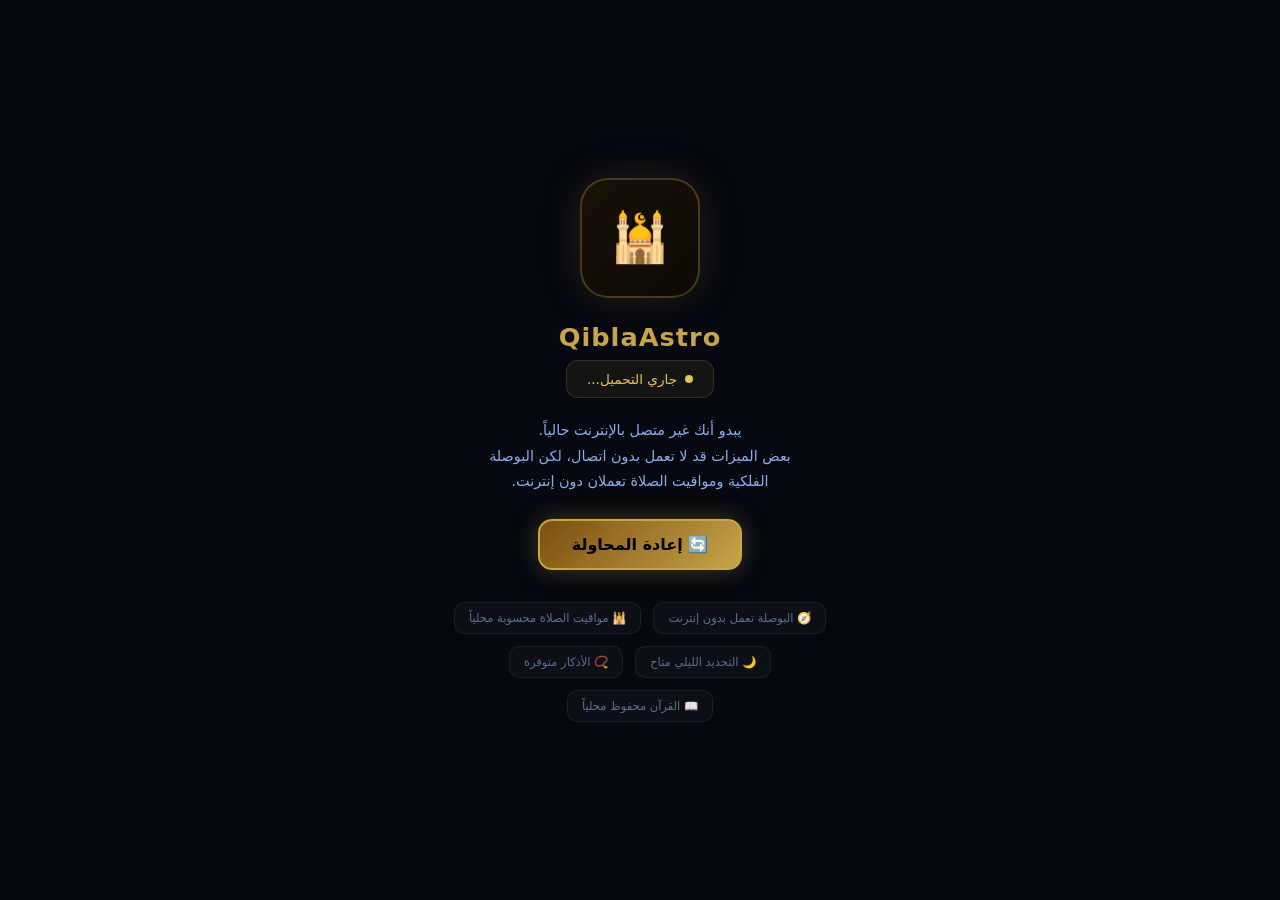
<file: source/offline.html>
<!DOCTYPE html>
<html lang="ar" dir="rtl">
<head>
<meta charset="UTF-8">
<meta name="viewport" content="width=device-width,initial-scale=1,user-scalable=no,viewport-fit=cover">
<meta name="theme-color" content="#05080F">
<title>QiblaAstro — Offline</title>
<style>
  *{margin:0;padding:0;box-sizing:border-box}
  body{
    background:#05080F;
    color:#D8D0BC;
    font-family:'Segoe UI',system-ui,-apple-system,sans-serif;
    min-height:100vh;
    display:flex;
    flex-direction:column;
    align-items:center;
    justify-content:center;
    text-align:center;
    padding:24px;
    direction:rtl;
  }
  .logo{
    width:120px;height:120px;
    margin-bottom:24px;
    border-radius:28px;
    background:linear-gradient(135deg,#1A1008,#0D0A04);
    border:2px solid rgba(200,164,74,.3);
    display:flex;align-items:center;justify-content:center;
    font-size:3rem;
    box-shadow:0 0 40px rgba(200,164,74,.15);
  }
  h1{
    font-size:1.6rem;
    color:#C8A44A;
    margin-bottom:8px;
    letter-spacing:.04em;
  }
  p{
    font-size:.9rem;
    color:#8AAEF0;
    line-height:1.8;
    max-width:320px;
    margin-bottom:24px;
  }
  .status{
    display:inline-flex;
    align-items:center;
    gap:8px;
    padding:10px 20px;
    background:rgba(200,164,74,.08);
    border:1px solid rgba(200,164,74,.2);
    border-radius:12px;
    font-size:.85rem;
    color:#E8C060;
    margin-bottom:20px;
  }
  .status::before{
    content:'';
    width:8px;height:8px;
    border-radius:50%;
    background:#E8C060;
    animation:pulse 1.5s ease-in-out infinite;
  }
  @keyframes pulse{
    0%,100%{opacity:1;transform:scale(1)}
    50%{opacity:.4;transform:scale(.7)}
  }
  button{
    padding:14px 32px;
    border-radius:14px;
    border:2px solid #C8A44A;
    background:linear-gradient(135deg,#7A5010,#C8A44A);
    color:#000;
    font-family:inherit;
    font-size:1rem;
    font-weight:700;
    cursor:pointer;
    box-shadow:0 0 24px rgba(200,164,74,.3);
    transition:transform .2s,box-shadow .2s;
  }
  button:hover,button:active{
    transform:translateY(-2px);
    box-shadow:0 4px 28px rgba(200,164,74,.4);
  }
  .features{
    margin-top:32px;
    display:flex;
    flex-wrap:wrap;
    justify-content:center;
    gap:12px;
    max-width:400px;
  }
  .feature{
    padding:8px 14px;
    background:rgba(255,255,255,.03);
    border:1px solid rgba(255,255,255,.06);
    border-radius:10px;
    font-size:.72rem;
    color:#5A7090;
  }
</style>
</head>
<body>
  <div class="logo">🕌</div>
  <h1>QiblaAstro</h1>
  <div class="status">جاري محاولة الاتصال...</div>
  <p>
    يبدو أنك غير متصل بالإنترنت حالياً.<br>
    بعض الميزات قد لا تعمل بدون اتصال، لكن البوصلة الفلكية ومواقيت الصلاة تعملان دون إنترنت.
  </p>
  <button onclick="window.location.reload()">🔄 إعادة المحاولة</button>
  <div class="features">
    <span class="feature">🧭 البوصلة تعمل بدون إنترنت</span>
    <span class="feature">🕌 مواقيت الصلاة محسوبة محلياً</span>
    <span class="feature">🌙 التحديد الليلي متاح</span>
    <span class="feature">📿 الأذكار متوفرة</span>
    <span class="feature">📖 القرآن محفوظ محلياً</span>
  </div>
  <script>
    // Auto-retry when online
    window.addEventListener('online', function(){
      window.location.reload();
    });
    // Update status text
    if(navigator.onLine){
      document.querySelector('.status').textContent = 'جاري التحميل...';
    }
  </script>
</body>
</html>
</file>
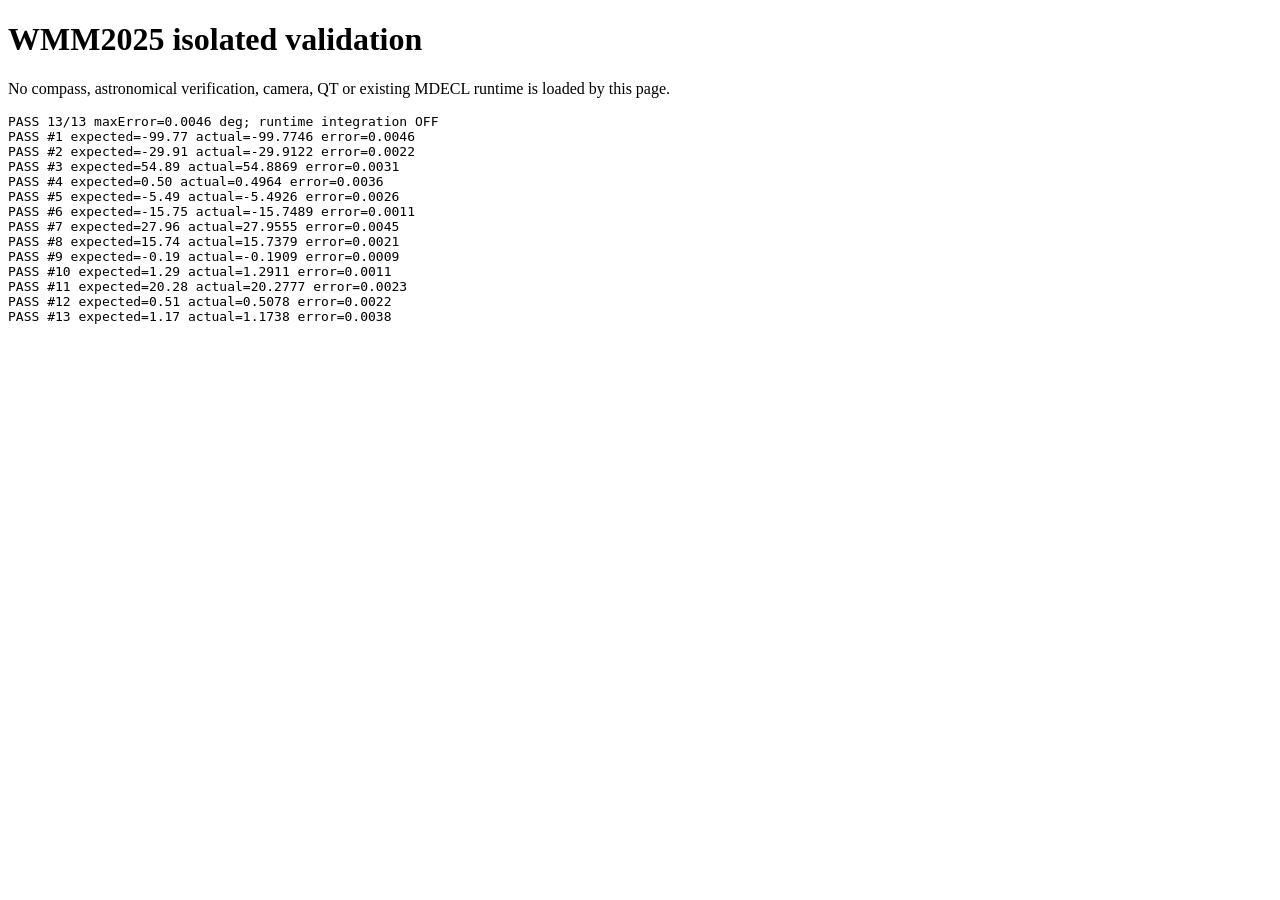
<file: source/wmm2025-gate.html>
<!doctype html><html><head><meta charset="utf-8"><meta name="viewport" content="width=device-width,initial-scale=1"><title>WMM2025 Gate</title></head><body><h1>WMM2025 isolated validation</h1><p>No compass, astronomical verification, camera, QT or existing MDECL runtime is loaded by this page.</p><pre id="result">Running...</pre><script src="js/04-wmm2025.js"></script><script src="wmm2025-golden-values.js"></script></body></html>
</file>
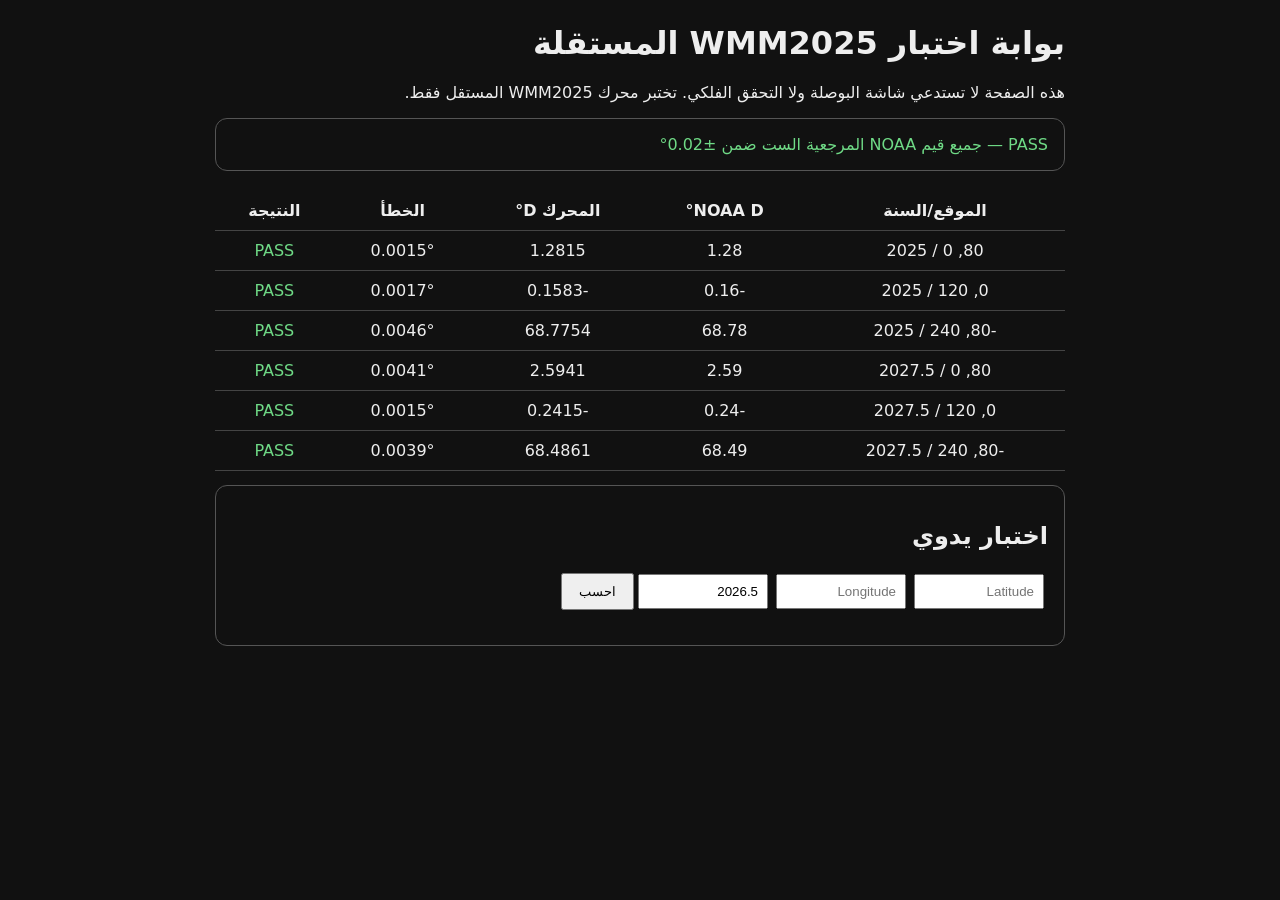
<file: source/wmm2025-test.html>
<!doctype html><html lang="ar" dir="rtl"><meta charset="utf-8"><meta name="viewport" content="width=device-width,initial-scale=1"><title>QiblaAstro WMM2025 Gate</title><style>body{font-family:system-ui;margin:24px;background:#111;color:#eee}main{max-width:850px;margin:auto}table{width:100%;border-collapse:collapse;margin-top:20px}td,th{padding:10px;border-bottom:1px solid #444;text-align:center}.ok{color:#6fda86}.bad{color:#ff7676}.box{padding:16px;border:1px solid #555;border-radius:12px;margin:14px 0}input{width:110px;padding:8px;margin:4px}button{padding:9px 16px}</style><main><h1>بوابة اختبار WMM2025 المستقلة</h1><p>هذه الصفحة لا تستدعي شاشة البوصلة ولا التحقق الفلكي. تختبر محرك WMM2025 المستقل فقط.</p><div id="summary" class="box"></div><table><thead><tr><th>الموقع/السنة</th><th>NOAA D°</th><th>المحرك D°</th><th>الخطأ</th><th>النتيجة</th></tr></thead><tbody id="rows"></tbody></table><div class="box"><h2>اختبار يدوي</h2><input id="lat" type="number" step="any" placeholder="Latitude"><input id="lon" type="number" step="any" placeholder="Longitude"><input id="yr" type="number" step="any" value="2026.5"><button onclick="calc()">احسب</button><p id="out"></p></div></main><script src="js/geomag/wmm2025.js"></script><script>const tests=QiblaWMM2025.selfTest();rows.innerHTML=tests.map(t=>`<tr><td>${t.lat}, ${t.lon} / ${t.year}</td><td>${t.expected.toFixed(2)}</td><td>${t.actual.toFixed(4)}</td><td>${t.error.toFixed(4)}°</td><td class="${t.pass?'ok':'bad'}">${t.pass?'PASS':'FAIL'}</td></tr>`).join('');const pass=tests.every(x=>x.pass);summary.className='box '+(pass?'ok':'bad');summary.textContent=pass?'PASS — جميع قيم NOAA المرجعية الست ضمن ±0.02°':'FAIL — لا يتم السماح بالربط Runtime';function calc(){try{const r=QiblaWMM2025.field(+lat.value,+lon.value,{decimalYear:+yr.value});out.textContent=`D=${r.declinationDeg.toFixed(4)}° | I=${r.inclinationDeg.toFixed(4)}° | H=${r.horizontalNt.toFixed(1)} nT`; }catch(e){out.textContent=e.message}}</script></html>
</file>
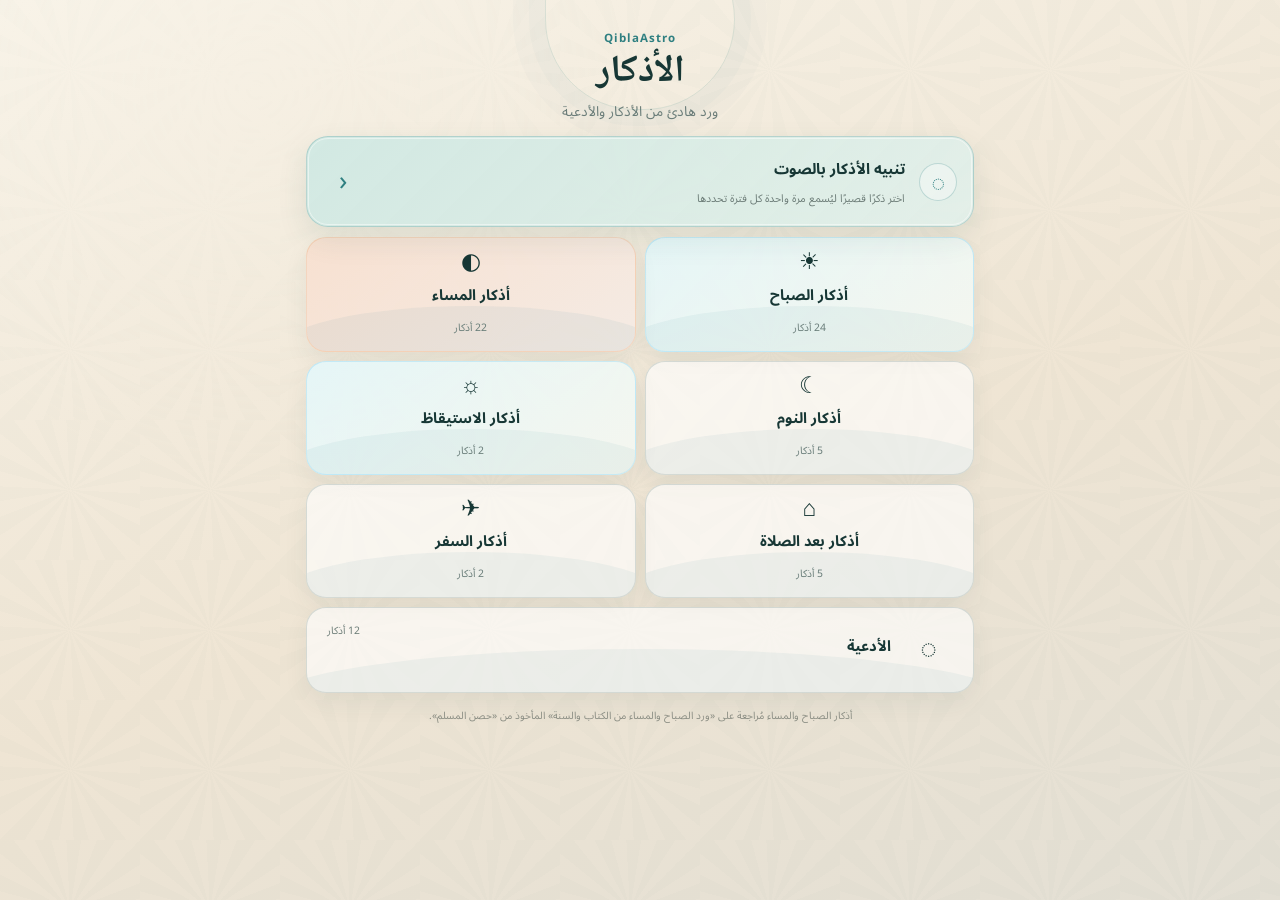
<file: source/pages/azkar.html>
<!doctype html>
<html lang="ar" dir="rtl">
<head>
  <meta charset="utf-8">
  <meta name="viewport" content="width=device-width,initial-scale=1,viewport-fit=cover,user-scalable=no">
  <meta http-equiv="Cache-Control" content="no-cache, no-store, must-revalidate">
  <meta http-equiv="Pragma" content="no-cache">
  <meta http-equiv="Expires" content="0">
  <title>الأذكار — QiblaAstro</title>
  <link rel="stylesheet" href="../css/azkar-new.css?v=20260809-0132">
  <link rel="stylesheet" href="../css/azkar-home-tuning.css?v=20260809-0132">
  <link rel="stylesheet" href="../css/azkar-reader-tuning.css?v=20260809-0132">
  <link rel="stylesheet" href="../css/azkar-listen.css?v=20260809-0132">
  <link rel="stylesheet" href="../css/azkar-final-tuning.css?v=20260829-battery-note1">
  <link rel="stylesheet" href="../css/reading-full-width-final.css?v=20260815-reading-width1">
  <style>
    html,body{width:100%;height:100%;min-height:0;margin:0;overflow:hidden!important;overscroll-behavior:none!important}
    #azkarApp{width:100%;height:100dvh!important;min-height:100dvh!important;max-height:100dvh!important;overflow:hidden!important;overscroll-behavior:none!important}
    #azkarApp .az-view{max-height:100dvh!important;overflow:hidden!important}
    #azkarApp .az-dhikr-scroller{overscroll-behavior:contain}
    #azAudio .az-audio-status{display:none!important}
    #azAudio .az-audio-footnote{display:block!important;font-size:.72rem;line-height:1.8;text-align:center;color:#607873;margin:14px 5px 0;font-weight:600}
  </style>
</head>
<body>
  <main id="azkarApp" class="az-app" data-theme="neutral">
    <section id="azHome" class="az-view is-active" aria-label="أقسام الأذكار">
      <div class="az-home-ornament" aria-hidden="true"></div>
      <header class="az-home-head"><span class="az-kicker">QiblaAstro</span><h1>الأذكار</h1><p>ورد هادئ من الأذكار والأدعية</p></header>
      <button id="azAudioEntry" class="az-audio-entry az-audio-entry-top" type="button"><span class="az-audio-icon" aria-hidden="true">◌</span><span><strong>تنبيه الأذكار بالصوت</strong><small>اختر ذكرًا قصيرًا ليُسمع مرة واحدة كل فترة تحددها</small></span><span class="az-chevron" aria-hidden="true">‹</span></button>
      <div id="azCategoryGrid" class="az-category-grid"></div>
      <p class="az-source-note">أذكار الصباح والمساء مُراجعة على «ورد الصباح والمساء من الكتاب والسنة» المأخوذ من «حصن المسلم».</p>
    </section>
    <section id="azReader" class="az-view az-reader" aria-label="قارئ الأذكار">
      <header class="az-reader-head"><button id="azBackHome" class="az-icon-btn az-back-btn" type="button" aria-label="العودة إلى أقسام الأذكار"><span aria-hidden="true">→</span></button><div><span id="azReaderSection" class="az-reader-kicker">أذكار الصباح</span><strong id="azReaderPosition">الذكر 1 من 1</strong></div><span class="az-head-spacer"></span></header>
      <article id="azDhikrCard" class="az-dhikr-card" tabindex="0" aria-live="polite"><div class="az-card-pattern" aria-hidden="true"></div><div id="azDhikrScroller" class="az-dhikr-scroller"><p id="azDhikrText" class="az-dhikr-text"></p></div><footer class="az-dhikr-source-wrap"><span id="azDhikrVirtue" class="az-dhikr-virtue"></span><span id="azDhikrSource" class="az-dhikr-source"></span></footer></article>
      <div class="az-reader-foot"><div class="az-reader-meta"><span id="azRepeatLabel">مرة واحدة</span><span id="azReaderIndex">الذكر 1 من 1</span></div><button id="azCounter" class="az-counter" type="button" aria-label="عدد التكرارات المتبقية"><span id="azCounterValue">1</span></button><p class="az-reader-hint">المس الشاشة للعدّ · اسحب من اليسار إلى اليمين للتالي · ومن اليمين إلى اليسار للسابق</p></div>
    </section>
    <section id="azAudio" class="az-view az-audio" aria-label="تنبيه الأذكار بالصوت">
      <header class="az-sub-head"><button id="azAudioBack" class="az-icon-btn az-back-btn" type="button" aria-label="العودة إلى شاشة الأذكار"><span aria-hidden="true">→</span></button><div><span class="az-reader-kicker">تذكير هادئ</span><h2>تنبيه الأذكار بالصوت</h2></div><span class="az-head-spacer"></span></header>
      <div class="az-audio-panel"><div class="az-audio-mark" aria-hidden="true">◉</div><p class="az-audio-intro">اختر ذكرًا قصيرًا، ثم اختر كل كم دقيقة تريد سماعه مرة واحدة.</p><label class="az-field-label" for="azAudioPhrase">الذكر</label><select id="azAudioPhrase" class="az-select"></select><div class="az-preview-row"><span id="azAudioPreview">سبحان الله</span><button id="azPreviewBtn" type="button" class="az-preview-btn az-speaker-btn" aria-label="استماع إلى الذكر المختار" title="استماع"><span aria-hidden="true">🔊</span></button></div><span class="az-field-label">الفاصل الزمني</span><div id="azIntervals" class="az-interval-grid"></div><button id="azAudioToggle" class="az-primary-btn" type="button">بدء التنبيه</button><p class="az-audio-footnote">لضمان عمل التذكير دون إنترنت والتطبيق مغلق، اجعل استخدام البطارية لـ QiblaAstro على «لا قيود».</p><div class="az-audio-status" aria-hidden="true"><span class="az-status-dot"></span><div><strong id="azAudioState">متوقف</strong><small id="azAudioSummary">اختر الذكر والفاصل الزمني</small></div></div></div>
    </section>
  </main>
  <script src="../js/azkar-data.js?v=20260809-0132"></script>
  <script src="../js/azkar-verified-overlay.js?v=20260809-0132"></script>
  <script src="../js/azkar-dua-overlay.js?v=20260809-0132"></script>
  <script src="../js/azkar-alert-audio-map.js?v=20260809-0132"></script>
  <script src="../js/azkar-new.js?v=20260828-web-reminder1"></script>
  <script data-qibla-azkar-selection-sync>
  (function(){
    'use strict';
    var RUN='qiblaastro:native-azkar-reminder:v1',SEL='qiblaastro:azkar-reminder-selection:v1';
    function read(k){try{return JSON.parse(localStorage.getItem(k)||'null');}catch(_){return null;}}
    function write(v){try{localStorage.setItem(SEL,JSON.stringify(v));}catch(_){}}
    function current(){var s=document.getElementById('azAudioPhrase'),b=document.querySelector('#azIntervals .az-interval.is-on'),n=b?parseInt(b.textContent,10):10;return{text:s&&s.value?s.value:'سبحان الله',interval:Number.isFinite(n)?n:10};}
    function apply(v){if(!v)return;var s=document.getElementById('azAudioPhrase');if(s&&v.text){for(var i=0;i<s.options.length;i++){if(s.options[i].value===v.text){s.value=v.text;break;}}var p=document.getElementById('azAudioPreview');if(p)p.textContent=s.value;}var n=parseInt(v.interval,10);if(Number.isFinite(n)){document.querySelectorAll('#azIntervals .az-interval').forEach(function(b){b.classList.toggle('is-on',parseInt(b.textContent,10)===n);});}}
    function restore(){var r=read(RUN),v=r&&r.running?r:read(SEL);apply(v);if(r&&r.running)write({text:r.text,interval:r.interval});}
    document.addEventListener('change',function(e){if(e.target&&e.target.id==='azAudioPhrase')setTimeout(function(){write(current());},0);});
    document.addEventListener('click',function(e){if(e.target&&e.target.closest&&e.target.closest('#azIntervals .az-interval'))setTimeout(function(){write(current());},0);if(e.target&&e.target.closest&&e.target.closest('#azAudioToggle'))setTimeout(function(){var r=read(RUN);write(r&&r.running?{text:r.text,interval:r.interval}:current());},80);});
    setTimeout(restore,120);
  })();
  </script>
  <script src="../js/azkar-native-reminders.js?v=20260829-selection1"></script>
  <script src="../js/azkar-final-ui.js?v=20260809-0132"></script>
</body>
</html>
</file>
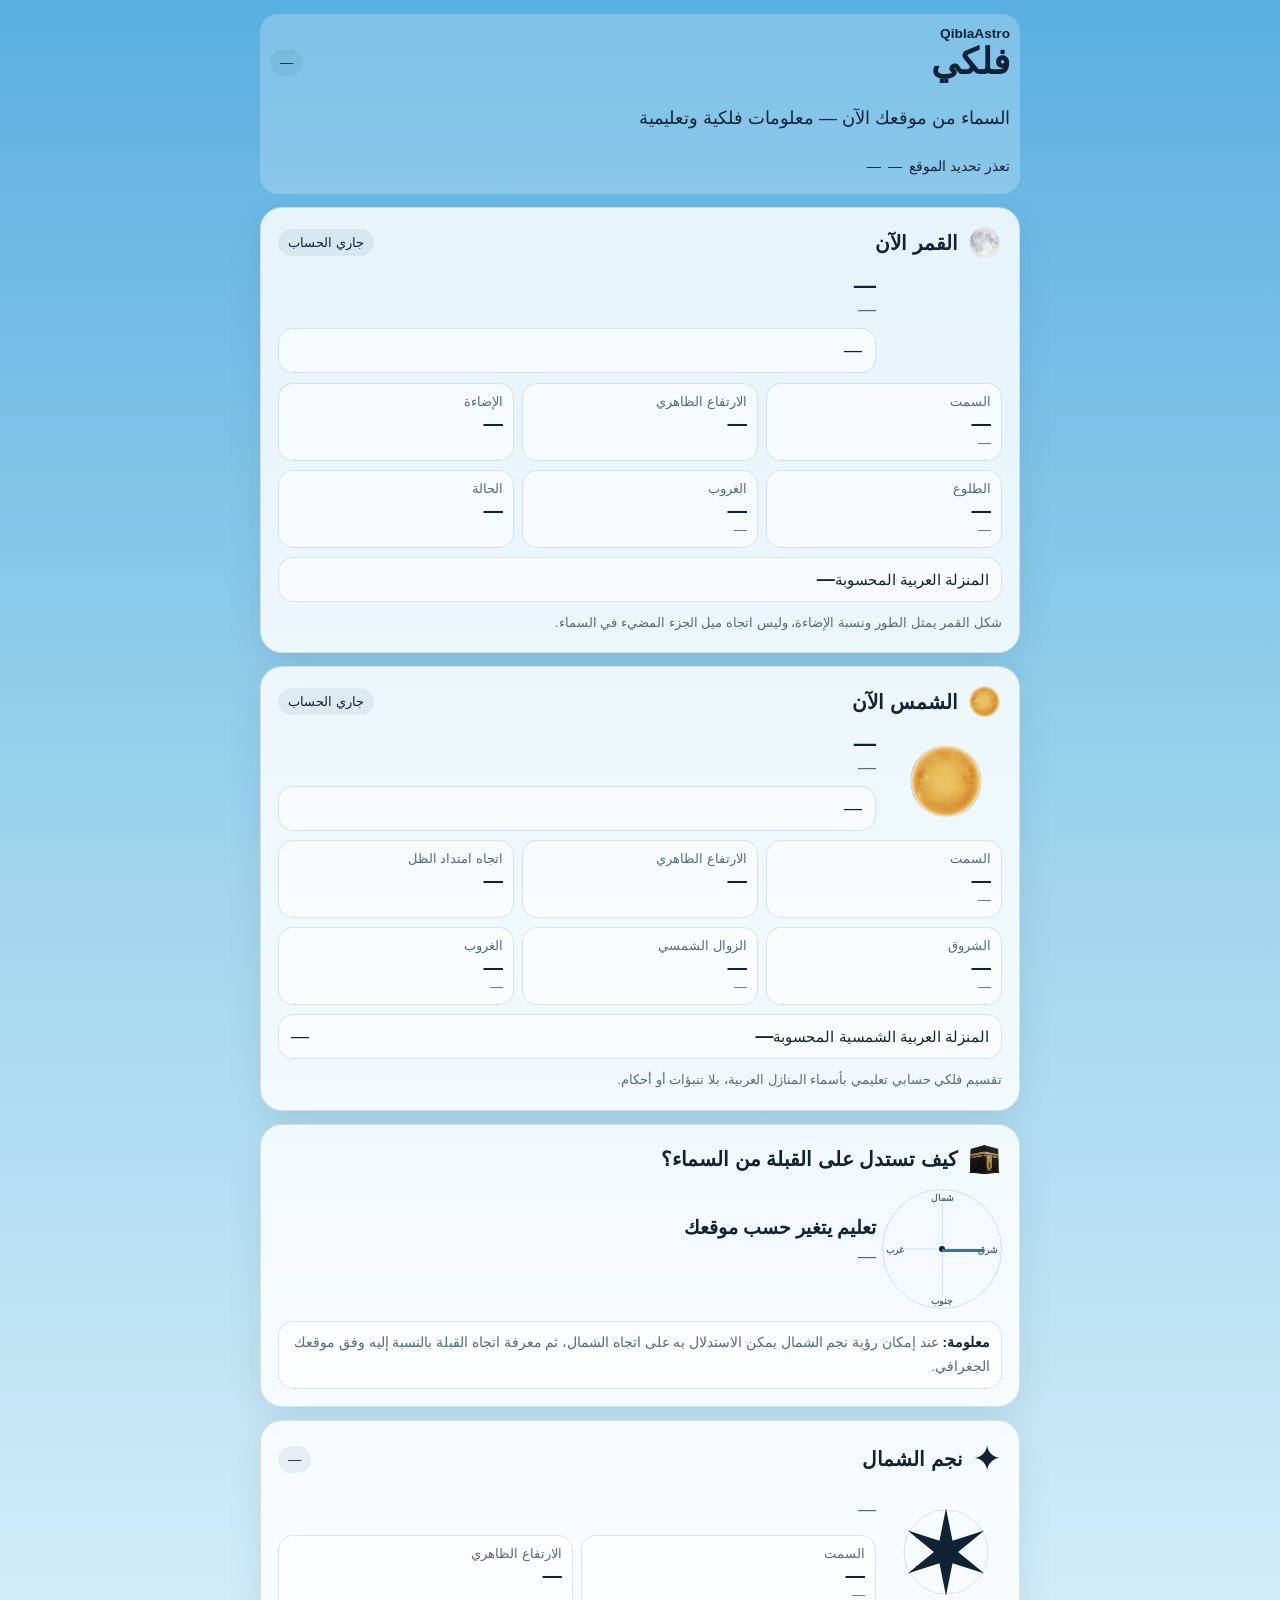
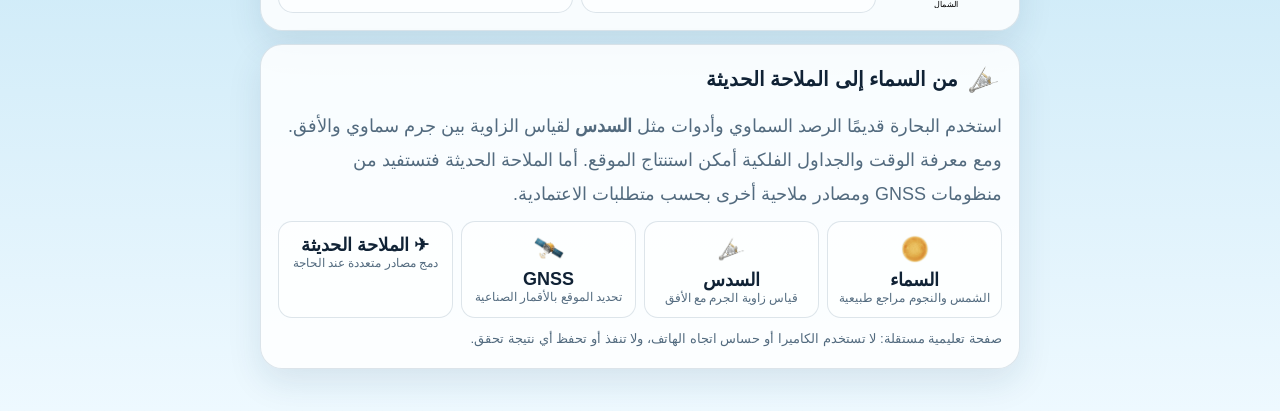
<file: source/pages/falaki.html>
<!doctype html>
<html lang="ar" dir="rtl"><head><meta charset="utf-8"><meta name="viewport" content="width=device-width,initial-scale=1,viewport-fit=cover"><title>فلكي — QiblaAstro</title><style>
:root{--sky1:#58afe2;--sky2:#a9daf1;--sky3:#eef9ff;--ink:#102235;--muted:#536b7f;--card:rgba(255,255,255,.84);--card2:rgba(255,255,255,.58);--line:rgba(25,70,105,.14);--accent:#2f75a8;--sun:#d98535;--moon:#6f88aa;--north:#617fae;--ok:#2e735b;--off:#a54d55;--r:22px;--r2:15px;--shadow:0 14px 34px rgba(24,60,90,.10);font-family:"Noto Sans Arabic","Segoe UI",Tahoma,Arial,sans-serif;font-size:18px}*{box-sizing:border-box}html,body{margin:0;min-height:100%;color:var(--ink);background:var(--sky2)}body{overflow-x:hidden}body[data-sky=day]{--sky1:#5aafe1;--sky2:#9fd5ed;--sky3:#eef9ff}body[data-sky=civil-dawn]{--sky1:#879fc9;--sky2:#e9b8c1;--sky3:#f6d5b3}body[data-sky=civil-dusk]{--sky1:#738fc0;--sky2:#df9b8c;--sky3:#f3c993}body[data-sky=nautical-dawn]{--sky1:#617da8;--sky2:#9e91b2;--sky3:#d6acaa}body[data-sky=nautical-dusk]{--sky1:#566f99;--sky2:#917f9e;--sky3:#c49491}body[data-sky=astro-dawn],body[data-sky=astro-dusk],body[data-sky=night]{--ink:#f8fbff;--muted:#e2ebf3;--card:rgba(40,72,103,.73);--card2:rgba(255,255,255,.095);--line:rgba(238,246,252,.18);--accent:#d4efff;--north:#e8f3ff;--ok:#cdf0e3;--off:#ffd9db}body[data-sky=astro-dawn]{--sky1:#506f98;--sky2:#7587a5;--sky3:#9aa2b3}body[data-sky=astro-dusk]{--sky1:#4b668d;--sky2:#6e7792;--sky3:#968f9d}body[data-sky=night]{--sky1:#486f98;--sky2:#6384a6;--sky3:#87a2bc}.shell{min-height:100vh;padding:14px 13px 42px;background:linear-gradient(180deg,var(--sky1),var(--sky2) 43%,var(--sky3));transition:background .8s,color .5s}.wrap{max-width:760px;margin:auto;display:flex;flex-direction:column;gap:13px}header{padding:12px 10px 14px;border-radius:18px;background:rgba(255,255,255,.22)}.brand{font-size:.76rem;font-weight:850}.title-row,.head{display:flex;align-items:center;justify-content:space-between;gap:10px}h1{margin:0;font-size:2rem}.sky-chip,.badge{padding:6px 10px;border-radius:999px;background:rgba(55,99,135,.09);font-size:.74rem}.lead,.statusline,.copy{line-height:1.9}.statusline{font-size:.79rem;display:flex;gap:7px;flex-wrap:wrap}.card{background:var(--card);border:1px solid var(--line);box-shadow:var(--shadow);border-radius:var(--r);padding:17px}.head{margin-bottom:12px}.head-left{display:flex;align-items:center;gap:9px}.head h2{margin:0;font-size:1.12rem}.ico{width:35px;height:35px;object-fit:contain}.badge.ok{color:var(--ok)}.badge.off{color:var(--off)}.hero,.edu{display:grid;grid-template-columns:112px 1fr;gap:14px;align-items:center}.moon-wrap{text-align:center}.moon{width:102px;height:102px}.sun-picture{width:82px;height:82px;margin:auto}.main{font-size:1.24rem;font-weight:850}.sub,.copy,.method,.fine{color:var(--muted)}.notice,.box,.time,.mansion,.north-note{background:var(--card2);border:1px solid var(--line);border-radius:15px}.notice{padding:11px 13px;margin-top:8px}.grid,.times{display:grid;grid-template-columns:repeat(3,1fr);gap:8px;margin-top:9px}.box,.time{padding:10px}.k,.time span,.s,.time small{display:block;color:var(--muted);font-size:.72rem}.v,.time strong{display:block;font-size:1.08rem;margin-top:3px}.mansion{margin-top:9px;padding:11px 12px;display:flex;justify-content:space-between}.method,.fine{font-size:.74rem;line-height:1.9;margin-top:8px}.dial{width:120px;height:120px;margin:auto;border:1px solid var(--line);border-radius:50%;position:relative}.axis{position:absolute;top:13px;bottom:13px;left:50%;width:1px;background:var(--line)}.axis.h{transform:rotate(90deg)}.northmark,.eastmark,.southmark,.westmark{position:absolute;font-size:.52rem;font-weight:750;color:var(--muted);white-space:nowrap}.northmark{top:2px;left:50%;transform:translateX(-50%)}.southmark{bottom:2px;left:50%;transform:translateX(-50%)}.eastmark{right:3px;top:50%;transform:translateY(-50%)}.westmark{left:3px;top:50%;transform:translateY(-50%)}.dial-center{position:absolute;left:50%;top:50%;width:6px;height:6px;border-radius:50%;background:var(--ink);transform:translate(-50%,-50%)}.ray{position:absolute;left:50%;top:50%;width:36%;height:2px;transform-origin:0 50%}.ray.qibla{background:var(--accent);height:3px}.ray.sun{background:#d98b3f}.ray.shadow{background:#6f8497}.ray.moon{background:#7893b6}.ray.hidden{opacity:0}.edu-title{font-size:1.03rem;font-weight:850}.legend{display:flex;gap:9px;flex-wrap:wrap;margin-top:7px;font-size:.73rem}.legend i{display:inline-block;width:8px;height:8px;border-radius:50%;margin-left:4px}.north-note{margin-top:12px;padding:9px 11px;font-size:.75rem;line-height:1.8;color:var(--muted)}.north-note strong{color:var(--ink)}.northviz{width:112px;height:112px}.northviz svg{width:100%;height:100%}.north-metrics{display:grid;grid-template-columns:1fr 1fr;gap:8px;margin-top:8px}.timeline{display:grid;grid-template-columns:repeat(4,1fr);gap:8px;margin-top:10px}.step{text-align:center;padding:12px 8px;border:1px solid var(--line);border-radius:14px;background:var(--card2)}.step img{width:30px;height:30px}.step strong,.step small{display:block}.step small{font-size:.68rem;color:var(--muted)}@media(max-width:540px){:root{font-size:17px}.hero{grid-template-columns:90px 1fr}.edu{grid-template-columns:102px 1fr}.dial{width:98px;height:98px}.timeline{grid-template-columns:1fr 1fr}}@media(max-width:390px){:root{font-size:16.5px}.grid,.times{grid-template-columns:1fr 1fr}.edu{grid-template-columns:94px 1fr}.dial{width:90px;height:90px}}
</style></head><body data-sky="day"><main class="shell"><div class="wrap"><header><div class="brand">QiblaAstro</div><div class="title-row"><h1>فلكي</h1><span class="sky-chip" id="skyLabel">—</span></div><p class="lead">السماء من موقعك الآن — معلومات فلكية وتعليمية</p><div class="statusline"><span id="loc">جاري تحديد الموقع…</span><span id="coords">—</span><span id="clock">—</span><span id="accuracy"></span></div></header>
<section class="card"><div class="head"><div class="head-left"><img class="ico asset" data-file="icon-moon.png" alt="القمر"><h2>القمر الآن</h2></div><span class="badge" id="moonBadge">جاري الحساب</span></div><div class="hero"><canvas class="moon" id="moonCanvas" width="240" height="240"></canvas><div><div class="main" id="moonPhase">—</div><div class="sub" id="moonMeta">—</div><div class="notice" id="moonNotice">—</div></div></div><div class="grid"><div class="box"><span class="k">السمت</span><strong class="v" id="moonAz">—</strong><small class="s" id="moonDir">—</small></div><div class="box"><span class="k">الارتفاع الظاهري</span><strong class="v" id="moonAlt">—</strong></div><div class="box"><span class="k">الإضاءة</span><strong class="v" id="moonIll">—</strong></div></div><div class="times"><div class="time"><span id="moonT1Label">الطلوع</span><strong id="moonT1">—</strong><small id="moonT1Day">—</small></div><div class="time"><span id="moonT2Label">الغروب</span><strong id="moonT2">—</strong><small id="moonT2Day">—</small></div><div class="time"><span>الحالة</span><strong id="moonState">—</strong></div></div><div class="mansion"><div><small>المنزلة العربية المحسوبة</small><strong id="moonMansion">—</strong></div></div><div class="method">شكل القمر يمثل الطور ونسبة الإضاءة، وليس اتجاه ميل الجزء المضيء في السماء.</div></section>
<section class="card"><div class="head"><div class="head-left"><img class="ico asset" data-file="icon-sun.png" alt="الشمس"><h2>الشمس الآن</h2></div><span class="badge" id="sunBadge">جاري الحساب</span></div><div class="hero"><img class="sun-picture asset" data-file="icon-sun.png" alt=""><div><div class="main" id="sunHeadline">—</div><div class="sub" id="sunMeta">—</div><div class="notice" id="sunNotice">—</div></div></div><div class="grid"><div class="box"><span class="k">السمت</span><strong class="v" id="sunAz">—</strong><small class="s" id="sunDir">—</small></div><div class="box"><span class="k">الارتفاع الظاهري</span><strong class="v" id="sunAlt">—</strong></div><div class="box"><span class="k">اتجاه امتداد الظل</span><strong class="v" id="shadowAz">—</strong></div></div><div class="times"><div class="time"><span id="sunT1Label">الشروق</span><strong id="sunT1">—</strong><small id="sunT1Day">—</small></div><div class="time"><span>الزوال الشمسي</span><strong id="noon">—</strong><small id="noonDay">—</small></div><div class="time"><span id="sunT2Label">الغروب</span><strong id="sunT2">—</strong><small id="sunT2Day">—</small></div></div><div class="mansion"><div><small>المنزلة العربية الشمسية المحسوبة</small><strong id="sunMansion">—</strong></div><div id="sunRange">—</div></div><div class="method">تقسيم فلكي حسابي تعليمي بأسماء المنازل العربية، بلا تنبؤات أو أحكام.</div></section>
<section class="card"><div class="head"><div class="head-left"><img class="ico asset" data-file="icon-kaaba.png" alt="القبلة"><h2>كيف تستدل على القبلة من السماء؟</h2></div></div><div class="edu"><div class="dial"><i class="axis"></i><i class="axis h"></i><span class="northmark">شمال</span><span class="eastmark">شرق</span><span class="southmark">جنوب</span><span class="westmark">غرب</span><i class="dial-center"></i><i class="ray sun hidden" id="sunRay"></i><i class="ray shadow hidden" id="shadowRay"></i><i class="ray moon hidden" id="moonRay"></i><i class="ray qibla" id="qiblaRay"></i></div><div><div class="edu-title" id="guideTitle">تعليم يتغير حسب موقعك</div><div class="copy" id="guideText">—</div><div class="legend" id="guideLegend"></div></div></div><div class="north-note"><strong>معلومة:</strong> عند إمكان رؤية نجم الشمال يمكن الاستدلال به على اتجاه الشمال، ثم معرفة اتجاه القبلة بالنسبة إليه وفق موقعك الجغرافي.</div></section>
<section class="card"><div class="head"><div class="head-left"><div style="font-size:2rem">✦</div><h2>نجم الشمال</h2></div><span class="badge" id="northBadge">—</span></div><div class="edu"><div class="northviz"><svg viewBox="0 0 120 120"><circle cx="60" cy="60" r="45" fill="none" stroke="currentColor" opacity=".13"/><path d="M60 13 67 48 101 37 73 60 101 83 67 72 60 107 53 72 19 83 47 60 19 37 53 48Z" fill="currentColor"/><text x="60" y="119" text-anchor="middle" font-size="9">الشمال</text></svg></div><div><div class="copy" id="northText">—</div><div class="north-metrics"><div class="box"><span class="k">السمت</span><strong class="v" id="northAz">—</strong><small class="s" id="northDir">—</small></div><div class="box"><span class="k">الارتفاع الظاهري</span><strong class="v" id="northAlt">—</strong></div></div></div></div></section>
<section class="card"><div class="head"><div class="head-left"><img class="ico asset" data-file="icon-sextant.png" alt="السدس"><h2>من السماء إلى الملاحة الحديثة</h2></div></div><div class="copy">استخدم البحارة قديمًا الرصد السماوي وأدوات مثل <strong>السدس</strong> لقياس الزاوية بين جرم سماوي والأفق. ومع معرفة الوقت والجداول الفلكية أمكن استنتاج الموقع. أما الملاحة الحديثة فتستفيد من منظومات GNSS ومصادر ملاحية أخرى بحسب متطلبات الاعتمادية.</div><div class="timeline"><div class="step"><img class="asset" data-file="icon-sun.png"><strong>السماء</strong><small>الشمس والنجوم مراجع طبيعية</small></div><div class="step"><img class="asset" data-file="icon-sextant.png"><strong>السدس</strong><small>قياس زاوية الجرم مع الأفق</small></div><div class="step"><img class="asset" data-file="hm-gnss.png"><strong>GNSS</strong><small>تحديد الموقع بالأقمار الصناعية</small></div><div class="step"><strong>✈︎ الملاحة الحديثة</strong><small>دمج مصادر متعددة عند الحاجة</small></div></div><div class="fine">صفحة تعليمية مستقلة: لا تستخدم الكاميرا أو حساس اتجاه الهاتف، ولا تنفذ أو تحفظ أي نتيجة تحقق.</div></section></div></main>
<script>
(()=>{'use strict';const D=Math.PI/180,R=180/Math.PI,KAABA={lat:21.422487,lon:39.826206},MANS=['الشرطان','البطين','الثريا','الدبران','الهقعة','الهنعة','الذراع','النثرة','الطرف','الجبهة','الزبرة','الصرفة','العواء','السماك','الغفر','الزبانا','الإكليل','القلب','الشولة','النعائم','البلدة','سعد الذابح','سعد بلع','سعد السعود','سعد الأخبية','الفرغ المقدم','الفرغ المؤخر','الرشاء'];let S={lat:null,lon:null,alt:0,label:'موقعك الحالي',accuracy:null};const $=id=>document.getElementById(id),N=x=>(x%360+360)%360,C=(x,a,b)=>Math.max(a,Math.min(b,x));const base=()=>location.pathname.includes('/pages/')?'../icons/':'icons/';document.querySelectorAll('.asset').forEach(i=>i.src=base()+i.dataset.file);const jd=d=>d.getTime()/86400000+2440587.5;function gmst(t){return N(280.46061837+360.98564736629*(jd(t)-2451545))}function hor(ra,dec,t,lat,lon){let H=N(gmst(t)+lon-ra);if(H>180)H-=360;const h=H*D,p=lat*D,d=dec*D,alt=Math.asin(Math.sin(p)*Math.sin(d)+Math.cos(p)*Math.cos(d)*Math.cos(h))*R,az=N(Math.atan2(Math.sin(h),Math.cos(h)*Math.sin(p)-Math.tan(d)*Math.cos(p))*R+180);return{az,alt,altApp:alt}}function sun(t,lat,lon){const n=jd(t)-2451545,L=N(280.46+.9856474*n),g=N(357.528+.9856003*n)*D,lam=N(L+1.915*Math.sin(g)+.02*Math.sin(2*g))*D,eps=(23.439-.0000004*n)*D,ra=N(Math.atan2(Math.cos(eps)*Math.sin(lam),Math.cos(lam))*R),dec=Math.asin(Math.sin(eps)*Math.sin(lam))*R;return{...hor(ra,dec,t,lat,lon),lon:N(lam*R)}}function moon(t,lat,lon){const n=jd(t)-2451545,L=N(218.316+13.176396*n),M=N(134.963+13.064993*n),F=N(93.272+13.229350*n),lonm=N(L+6.289*Math.sin(M*D)),latm=5.128*Math.sin(F*D),eps=23.439*D,la=lonm*D,be=latm*D,ra=N(Math.atan2(Math.sin(la)*Math.cos(eps)-Math.tan(be)*Math.sin(eps),Math.cos(la))*R),dec=Math.asin(Math.sin(be)*Math.cos(eps)+Math.cos(be)*Math.sin(eps)*Math.sin(la))*R,h=hor(ra,dec,t,lat,lon),sl=sun(t,lat,lon).lon,dl=N(lonm-sl),illum=(1-Math.cos(dl*D))/2;return{...h,lon:lonm,dLon:dl,illum,elong:Math.acos(C(Math.cos(dl*D),-1,1))*R}}function polaris(t){return hor(37.95,89.264,t,S.lat,S.lon)}function qibla(lat,lon){const a=lat*D,b=KAABA.lat*D,l=(KAABA.lon-lon)*D;return N(Math.atan2(Math.sin(l)*Math.cos(b),Math.cos(a)*Math.sin(b)-Math.sin(a)*Math.cos(b)*Math.cos(l))*R)}const deg=x=>x.toFixed(1)+'°',dir=a=>['شمال','شمال شرقي','شرق','جنوب شرقي','جنوب','جنوب غربي','غرب','شمال غربي'][Math.round(N(a)/45)%8],diff=(a,b)=>((a-b+540)%360)-180;function mansion(lon){const sector=360/28,anchor=27.857142857142858;return MANS[Math.floor(N(lon-anchor)/sector)%28]}function solarNaw(t){const md=(t.getMonth()+1)*100+t.getDate(),starts=[[102,'الشولة'],[115,'النعائم'],[128,'البلدة'],[210,'سعد الذابح'],[223,'سعد بلع'],[308,'سعد السعود'],[321,'سعد الأخبية'],[403,'الفرغ المقدم'],[416,'الفرغ المؤخر'],[429,'الرشاء'],[512,'الشرطان'],[525,'البطين'],[607,'الثريا'],[620,'الدبران'],[703,'الهقعة'],[716,'الهنعة'],[729,'الذراع'],[811,'النثرة'],[824,'الطرف'],[906,'الجبهة'],[920,'الزبرة'],[1003,'الصرفة'],[1016,'العواء'],[1029,'السماك'],[1111,'الغفر'],[1124,'الزبانا'],[1207,'الإكليل'],[1220,'القلب']];let name='القلب';for(let i=0;i<starts.length;i++){if(md<starts[i][0])break;name=starts[i][1]}return name}function rot(id,a){$(id).style.transform='rotate('+(a-90)+'deg)'}function ray(id,on){$(id).classList.toggle('hidden',!on)}function render(){if(S.lat===null)return;const now=new Date,sp=sun(now,S.lat,S.lon),mp=moon(now,S.lat,S.lon),pp=polaris(now),qt=qibla(S.lat,S.lon),shadowOk=sp.alt>3,moonOk=mp.alt>5&&sp.alt<6,dark=sp.alt<-12;$('skyLabel').textContent=sp.alt>0?'نهار':dark?'ليل':'شفق';document.body.dataset.sky=sp.alt>0?'day':dark?'night':'civil-dusk';$('loc').textContent=S.label;$('coords').textContent=S.lat.toFixed(4)+'°, '+S.lon.toFixed(4)+'°';$('clock').textContent=now.toLocaleTimeString('ar');$('accuracy').textContent=S.accuracy?'· دقة الموقع ±'+Math.round(S.accuracy)+' م':'';$('moonBadge').textContent=mp.alt>0?'فوق الأفق الآن':'تحت الأفق الآن';$('moonAz').textContent=deg(mp.az);$('moonDir').textContent=dir(mp.az);$('moonAlt').textContent=deg(mp.alt);$('moonIll').textContent=Math.round(mp.illum*100)+'%';$('moonPhase').textContent=mp.illum>.98?'بدر':mp.illum<.02?'محاق':mp.dLon<180?'متزايد':'متناقص';$('moonMeta').textContent='إضاءة '+Math.round(mp.illum*100)+'% · استطالة '+Math.round(mp.elong)+'°';$('moonNotice').textContent=mp.alt>0?'القمر فوق الأفق الحسابي الآن.':'القمر تحت الأفق الآن.';$('moonState').textContent=mp.alt>0?'فوق الأفق':'تحت الأفق';$('moonMansion').textContent=mansion(mp.lon);$('sunBadge').textContent=sp.alt>0?'فوق الأفق الآن':'غير ظاهرة الآن';$('sunAz').textContent=deg(sp.az);$('sunDir').textContent=dir(sp.az);$('sunAlt').textContent=deg(sp.alt);$('shadowAz').textContent=shadowOk?deg(N(sp.az+180)):'—';$('sunHeadline').textContent=sp.alt>0?'الشمس فوق الأفق':'الشمس تحت الأفق';$('sunMeta').textContent='السمت '+deg(sp.az)+' · الارتفاع '+deg(sp.alt);$('sunNotice').textContent=shadowOk?'الشمس على ارتفاع عملي يسمح بشرح اتجاه امتداد الظل هندسيًا.':'الشمس غير مناسبة حاليًا للاستدلال بالظل.';$('sunMansion').textContent=solarNaw(now);$('sunRange').textContent='الموضع الحالي بين قطاعات المنازل';['moonT1','moonT2','sunT1','sunT2','noon'].forEach(id=>$(id).textContent='—');['moonT1Day','moonT2Day','sunT1Day','sunT2Day','noonDay'].forEach(id=>$(id).textContent='');rot('sunRay',sp.az);rot('shadowRay',N(sp.az+180));rot('moonRay',mp.az);rot('qiblaRay',qt);['sunRay','shadowRay','moonRay'].forEach(id=>ray(id,false));let legend='';if(shadowOk){ray('sunRay',true);ray('shadowRay',true);const sh=N(sp.az+180),d=diff(qt,sh);$('guideTitle').textContent='الاستدلال بالشمس والظل';$('guideText').textContent='امتداد الظل الآن '+deg(sh)+'، والقبلة من موقعك '+deg(qt)+'. بالنسبة لاتجاه الظل تقع القبلة إلى '+(d>=0?'اليمين':'اليسار')+' بنحو '+Math.abs(d).toFixed(1)+'°.';legend='<span><i style="background:#d98b3f"></i>الشمس</span><span><i style="background:#6f8497"></i>الظل</span>'}else if(moonOk){ray('moonRay',true);const d=diff(qt,mp.az);$('guideTitle').textContent='الاستدلال بالقمر';$('guideText').textContent='سمت القمر الآن '+deg(mp.az)+'. بالنسبة لخط النظر نحو القمر تقع القبلة إلى '+(d>=0?'اليمين':'اليسار')+' بنحو '+Math.abs(d).toFixed(1)+'°. استخدم المعلومة فقط إذا كان القمر مرئيًا فعليًا.';legend='<span><i style="background:#7893b6"></i>القمر</span>'}else{$('guideTitle').textContent='لا يوجد مرجع سماوي مناسب الآن';$('guideText').textContent='الشمس والظل والقمر ليست في حالة عملية مناسبة للاستدلال البصري الآن. نعرض البيانات فقط حتى يتوفر مرجع مناسب.'}$('guideLegend').innerHTML=legend+'<span><i style="background:var(--accent)"></i>القبلة</span>';$('northAz').textContent=deg(pp.az);$('northDir').textContent=dir(pp.az);$('northAlt').textContent=deg(pp.alt);if(pp.alt<=0){$('northBadge').textContent='غير متاح من موقعك';$('northText').textContent='نجم الشمال تحت الأفق من موقعك الحالي.'}else if(!dark){$('northBadge').textContent='فوق الأفق — السماء مضيئة';$('northText').textContent='نجم الشمال فوق الأفق هندسيًا، لكن ضوء النهار أو الشفق قد يمنع رؤيته.'}else{$('northBadge').textContent='مناسب فلكيًا للاستدلال';const d=diff(qt,pp.az);$('northText').innerHTML='نجم الشمال يحدد اتجاه الشمال تقريبًا. ومن موقعك تقع القبلة بالنسبة إليه بنحو <strong>'+Math.abs(d).toFixed(1)+'°</strong>.'}}function setLocation(lat,lon,label,alt,accuracy){lat=+lat;lon=+lon;if(!Number.isFinite(lat)||!Number.isFinite(lon))return false;S={lat,lon,alt:+alt||0,label:label||'موقعك الحالي',accuracy:+accuracy||null};render();return true}function request(){if(!navigator.geolocation)return;navigator.geolocation.getCurrentPosition(p=>setLocation(p.coords.latitude,p.coords.longitude,'موقعك الحالي',p.coords.altitude,p.coords.accuracy),()=>{$('loc').textContent='تعذر تحديد الموقع'},{enableHighAccuracy:true,timeout:15000,maximumAge:60000})}window.FalakiPage={setLocation,refresh:render,requestLocation:request,getState:()=>({...S})};addEventListener('message',e=>{const d=e.data;if(d&&d.type==='qiblaastro-location')setLocation(d.lat,d.lon,d.label,d.alt,d.accuracy)});request();setInterval(render,30000)})();
</script></body></html>
</file>
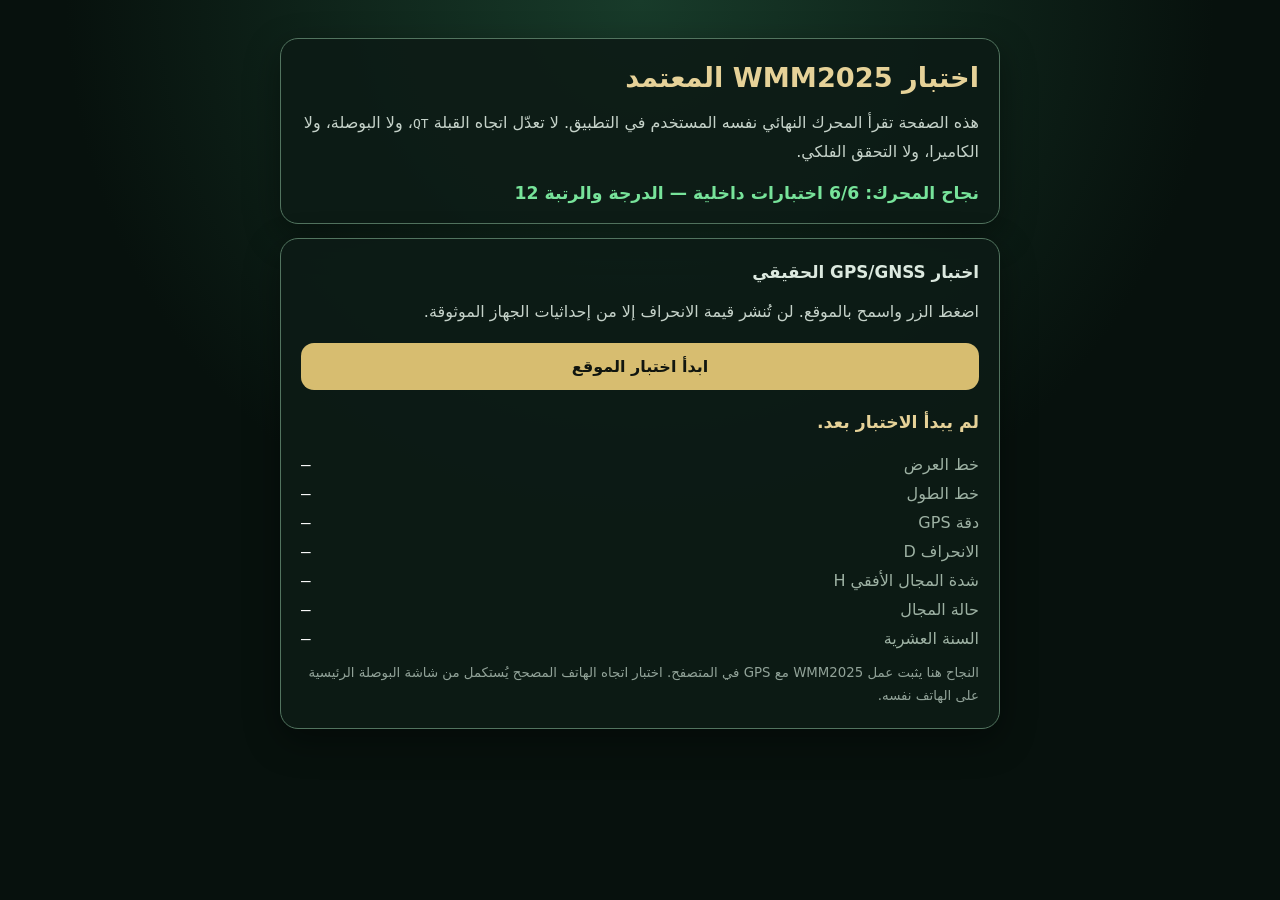
<file: source/pages/wmm2025-test.html>
<!doctype html>
<html lang="ar" dir="rtl">
<head>
  <meta charset="utf-8">
  <meta name="viewport" content="width=device-width,initial-scale=1,viewport-fit=cover">
  <meta name="theme-color" content="#07110d">
  <title>اختبار WMM2025 المعتمد</title>
  <style>
    :root{color-scheme:dark;font-family:"Noto Sans Arabic",system-ui,sans-serif;background:#07110d;color:#f4f1e8}
    *{box-sizing:border-box}body{margin:0;min-height:100vh;padding:24px 16px;background:radial-gradient(circle at top,#183b2a,#07110d 52%)}
    main{width:min(720px,100%);margin:auto}.card{padding:20px;margin:14px 0;border:1px solid #52745f;border-radius:18px;background:#0d1b15e8;box-shadow:0 12px 35px #0006}
    h1{margin:.2rem 0;color:#e6d298;font-size:1.7rem}h2{margin:.2rem 0 1rem;font-size:1.05rem;color:#dce9df}
    p{line-height:1.8;color:#c5d2c9}.status{font-weight:800;font-size:1.08rem}.pass{color:#77e39a}.fail{color:#ff8d8d}.wait{color:#e6d298}
    button{width:100%;padding:14px;border:0;border-radius:13px;background:#d7bd70;color:#10150f;font:inherit;font-weight:800;cursor:pointer}
    button:disabled{opacity:.55;cursor:wait}dl{display:grid;grid-template-columns:1fr 1fr;gap:10px;margin:0}dt{color:#9db1a3}dd{margin:0;text-align:left;font-family:ui-monospace,monospace;color:#fff}
    small{display:block;margin-top:14px;line-height:1.7;color:#91a298}code{direction:ltr;unicode-bidi:embed}
  </style>
</head>
<body>
<main>
  <section class="card">
    <h1>اختبار WMM2025 المعتمد</h1>
    <p>هذه الصفحة تقرأ المحرك النهائي نفسه المستخدم في التطبيق. لا تعدّل اتجاه القبلة <code>QT</code>، ولا البوصلة، ولا الكاميرا، ولا التحقق الفلكي.</p>
    <div id="engine-status" class="status wait">جارٍ فحص المحرك…</div>
  </section>
  <section class="card">
    <h2>اختبار GPS/GNSS الحقيقي</h2>
    <p>اضغط الزر واسمح بالموقع. لن تُنشر قيمة الانحراف إلا من إحداثيات الجهاز الموثوقة.</p>
    <button id="gps-test" type="button">ابدأ اختبار الموقع</button>
    <p id="gps-status" class="status wait">لم يبدأ الاختبار بعد.</p>
    <dl id="result" hidden>
      <dt>خط العرض</dt><dd id="lat">—</dd><dt>خط الطول</dt><dd id="lon">—</dd>
      <dt>دقة GPS</dt><dd id="accuracy">—</dd><dt>الانحراف D</dt><dd id="declination">—</dd>
      <dt>شدة المجال الأفقي H</dt><dd id="horizontal">—</dd><dt>حالة المجال</dt><dd id="field-status">—</dd>
      <dt>السنة العشرية</dt><dd id="year">—</dd>
    </dl>
    <small>النجاح هنا يثبت عمل WMM2025 مع GPS في المتصفح. اختبار اتجاه الهاتف المصحح يُستكمل من شاشة البوصلة الرئيسية على الهاتف نفسه.</small>
  </section>
</main>
<script src="../js/geomag/wmm2025.js"></script>
<script src="../js/geomag/wmm2025-runtime.js"></script>
<script>
(function(){
  'use strict';
  var engineStatus=document.getElementById('engine-status'),button=document.getElementById('gps-test'),gpsStatus=document.getElementById('gps-status');
  function text(id,value){document.getElementById(id).textContent=value;}
  function state(el,kind,message){el.className='status '+kind;el.textContent=message;}
  try{
    var checks=window.QiblaWMM2025.selfTest(),passed=checks.filter(function(item){return item.pass;}).length;
    if(passed!==checks.length)throw new Error('self-test '+passed+'/'+checks.length);
    if(!window.QiblaWMM2025Runtime||typeof window.QiblaWMM2025Runtime.evaluateTrustedFix!=='function')throw new Error('runtime unavailable');
    state(engineStatus,'pass','نجاح المحرك: '+passed+'/'+checks.length+' اختبارات داخلية — الدرجة والرتبة 12');
  }catch(error){state(engineStatus,'fail','فشل تحميل المحرك: '+error.message);button.disabled=true;}
  button.addEventListener('click',function(){
    if(!navigator.geolocation){state(gpsStatus,'fail','هذا المتصفح لا يدعم تحديد الموقع.');return;}
    button.disabled=true;state(gpsStatus,'wait','جارٍ انتظار إشارة GPS/GNSS…');
    navigator.geolocation.getCurrentPosition(function(position){
      var c=position.coords;
      var result=window.QiblaWMM2025Runtime.evaluateTrustedFix({trusted:true,source:'gps',latitude:c.latitude,longitude:c.longitude,altitudeMeters:Number.isFinite(c.altitude)?c.altitude:0,date:new Date()});
      if(!result.publish){state(gpsStatus,'fail','لم تُنشر القيمة: '+result.status+' / '+result.reason);button.disabled=false;return;}
      text('lat',result.latitude.toFixed(6)+'°');text('lon',result.longitude.toFixed(6)+'°');text('accuracy',Math.round(c.accuracy)+' م');
      text('declination',(result.declinationDeg>=0?'+':'')+result.declinationDeg.toFixed(6)+'°');text('horizontal',result.horizontalNt.toFixed(2)+' nT');
      text('field-status',result.status);text('year',result.decimalYear.toFixed(6));document.getElementById('result').hidden=false;
      state(gpsStatus,result.status==='normal'?'pass':'wait','نجاح: قُبل GPS الموثوق وحُسب WMM2025 دون مصدر IP.');button.disabled=false;
    },function(error){state(gpsStatus,'fail','تعذر الحصول على GPS: '+error.message);button.disabled=false;},{enableHighAccuracy:true,timeout:30000,maximumAge:0});
  });
})();
</script>
</body>
</html>
</file>
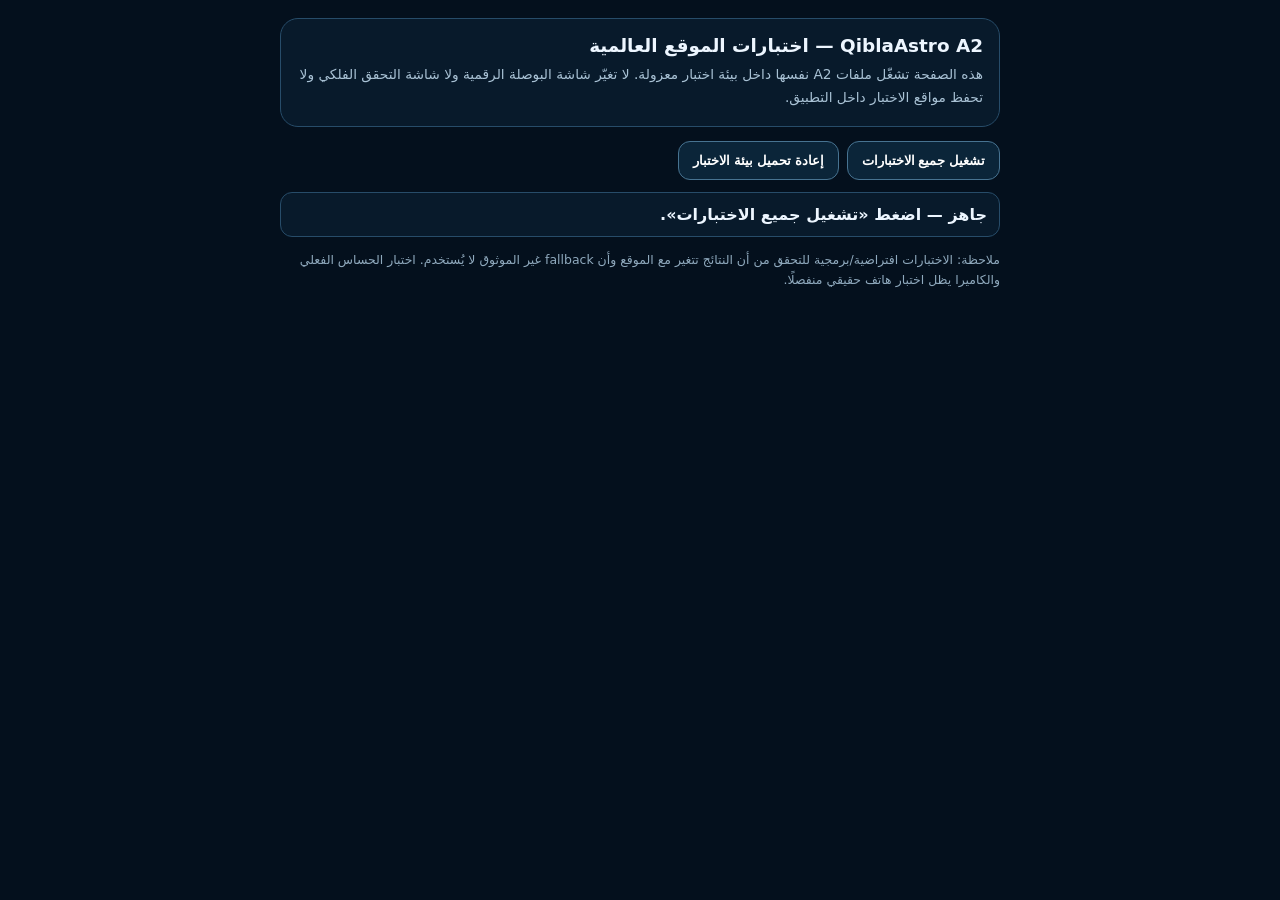
<file: source/tests/a2-location-acceptance.html>
<!doctype html>
<html lang="ar" dir="rtl">
<head>
<meta charset="utf-8">
<meta name="viewport" content="width=device-width,initial-scale=1,viewport-fit=cover">
<title>A2 Location Acceptance — QiblaAstro</title>
<style>
*{box-sizing:border-box}body{margin:0;background:#04101d;color:#edf6ff;font-family:system-ui,-apple-system,"Noto Sans Arabic",sans-serif;padding:18px}.wrap{max-width:720px;margin:auto}.head{padding:16px;border:1px solid #274c69;border-radius:18px;background:#081a2b;margin-bottom:14px}.head h1{font-size:1.15rem;margin:0 0 7px}.head p{font-size:.86rem;line-height:1.7;color:#a9c2d5;margin:0}.controls{display:flex;gap:8px;flex-wrap:wrap;margin:12px 0}.controls button{border:1px solid #477391;background:#0b2539;color:#fff;border-radius:12px;padding:11px 14px;font-weight:700}.controls button:disabled{opacity:.45}.summary{font-weight:800;margin:12px 0;padding:12px;border-radius:12px;background:#081a2b;border:1px solid #274c69}.test{padding:12px 13px;border-radius:14px;background:#071725;border:1px solid #1c3b52;margin:9px 0}.test b{display:block;margin-bottom:5px}.test small{display:block;color:#9bb6ca;line-height:1.55}.pass{border-color:#2d8b68}.pass b{color:#76e0b3}.fail{border-color:#9c4551}.fail b{color:#ff9ba7}.wait b{color:#e9cc72}.grid{display:grid;grid-template-columns:repeat(2,minmax(0,1fr));gap:8px;margin-top:9px}.cell{background:#06111c;border:1px solid #18334a;border-radius:10px;padding:8px;font-size:.78rem}.note{font-size:.78rem;color:#8fa9bd;line-height:1.6;margin-top:13px}iframe{position:fixed;left:-10000px;top:-10000px;width:390px;height:844px;border:0}
</style>
</head>
<body>
<div class="wrap">
  <div class="head">
    <h1>QiblaAstro A2 — اختبارات الموقع العالمية</h1>
    <p>هذه الصفحة تشغّل ملفات A2 نفسها داخل بيئة اختبار معزولة. لا تغيّر شاشة البوصلة الرقمية ولا شاشة التحقق الفلكي ولا تحفظ مواقع الاختبار داخل التطبيق.</p>
  </div>
  <div class="controls">
    <button id="run" disabled>تشغيل جميع الاختبارات</button>
    <button id="reload">إعادة تحميل بيئة الاختبار</button>
  </div>
  <div class="summary" id="summary">جارٍ تحميل محركات A2…</div>
  <div id="results"></div>
  <div class="note">ملاحظة: الاختبارات افتراضية/برمجية للتحقق من أن النتائج تتغير مع الموقع وأن fallback غير الموثوق لا يُستخدم. اختبار الحساس الفعلي والكاميرا يظل اختبار هاتف حقيقي منفصلًا.</div>
</div>
<iframe id="app" src="../index.html?acceptance=a2-location"></iframe>
<script>
(function(){
'use strict';
const iframe=document.getElementById('app'),run=document.getElementById('run'),reload=document.getElementById('reload'),results=document.getElementById('results'),summary=document.getElementById('summary');
const sites=[
 {name:'القاهرة',lat:30.0444,lon:31.2357},
 {name:'لندن',lat:51.5074,lon:-0.1278},
 {name:'جاكرتا',lat:-6.2088,lon:106.8456},
 {name:'نيويورك',lat:40.7128,lon:-74.0060},
 {name:'سيدني',lat:-33.8688,lon:151.2093}
];
function card(title,ok,detail,extra){const d=document.createElement('div');d.className='test '+(ok===true?'pass':ok===false?'fail':'wait');d.innerHTML='<b>'+(ok===true?'PASS — ':ok===false?'FAIL — ':'WAIT — ')+title+'</b><small>'+detail+'</small>'+(extra||'');results.appendChild(d);return ok===true?1:0;}
function round(x,n=2){return Number(x).toFixed(n)}
function setLoc(w,s){w.eval('LAT='+Number(s.lat)+';LON='+Number(s.lon)+';');}
function qAt(w,s){setLoc(w,s);return w.calcQibla();}
function prayerAt(w,s,date){setLoc(w,s);const e=w.solarEvts(date);const p=w.calcPrayers(e);return p?Object.fromEntries(p.map(x=>[x.n,x.h])):null;}
function astroAt(w,s,date){setLoc(w,s);return {sun:w.sunPos(date),moon:w.moonPos(date)};}
function deviationKmAt(w,s,angle){setLoc(w,s);w.drawDeviation(angle);const t=w.document.getElementById('dev-km');return t?t.textContent.trim():'';}
function kmNum(t){const m=String(t).match(/([0-9]+(?:\.[0-9]+)?)/);return m?Number(m[1]):NaN;}
function ready(){try{const w=iframe.contentWindow;return !!(w&&w.calcQibla&&w.solarEvts&&w.calcPrayers&&w.sunPos&&w.moonPos&&w.drawDeviation&&w.tryIPGeo);}catch(e){return false}}
function waitReady(){let n=0;const id=setInterval(()=>{n++;if(ready()){clearInterval(id);run.disabled=false;summary.textContent='جاهز — اضغط «تشغيل جميع الاختبارات».';}else if(n>160){clearInterval(id);summary.textContent='تعذر تحميل المحركات. أعد تحميل بيئة الاختبار.';}},100)}
reload.onclick=()=>{run.disabled=true;results.innerHTML='';summary.textContent='جارٍ إعادة التحميل…';iframe.src='../index.html?acceptance=a2-location&t='+Date.now();waitReady();};
run.onclick=async()=>{
 results.innerHTML='';run.disabled=true;summary.textContent='جارٍ تنفيذ الاختبارات…';
 const w=iframe.contentWindow;let pass=0,total=0;const now=new Date('2026-08-14T12:00:00Z');
 try{
   const qs=sites.map(s=>({name:s.name,q:qAt(w,s)}));
   const unique=new Set(qs.map(x=>round(x.q,1))).size;
   total++;pass+=card('اتجاه القبلة يتغير حسب الموقع',unique>=4,'تم حساب QT لخمس مدن مختلفة من نفس calcQibla المستخدم في A2.','<div class="grid">'+qs.map(x=>'<div class="cell">'+x.name+'<br><b>'+round(x.q,2)+'°</b></div>').join('')+'</div>');

   const pc=prayerAt(w,sites[0],now),pl=prayerAt(w,sites[1],now),pj=prayerAt(w,sites[2],now);
   const prayerDiff=pc&&pl&&pj&&(Math.abs(pc['الظهر']-pl['الظهر'])>.05||Math.abs(pc['الفجر']-pl['الفجر'])>.05)&&(Math.abs(pc['الظهر']-pj['الظهر'])>.05||Math.abs(pc['الفجر']-pj['الفجر'])>.05);
   total++;pass+=card('مواقيت الصلاة مرتبطة بالموقع',!!prayerDiff,'تم تشغيل solarEvts + calcPrayers مباشرة بعد تغيير LAT/LON.','<div class="grid"><div class="cell">القاهرة — فجر '+(pc?round(pc['الفجر']):'--')+' / ظهر '+(pc?round(pc['الظهر']):'--')+'</div><div class="cell">لندن — فجر '+(pl?round(pl['الفجر']):'--')+' / ظهر '+(pl?round(pl['الظهر']):'--')+'</div><div class="cell">جاكرتا — فجر '+(pj?round(pj['الفجر']):'--')+' / ظهر '+(pj?round(pj['الظهر']):'--')+'</div></div>');

   const ac=astroAt(w,sites[0],now),al=astroAt(w,sites[1],now),as=astroAt(w,sites[4],now);
   const astroDiff=Math.abs(ac.sun.az-al.sun.az)>.05&&Math.abs(ac.moon.az-al.moon.az)>.05&&Math.abs(ac.sun.alt-as.sun.alt)>.05;
   total++;pass+=card('فلكي: الشمس والقمر يتغيران حسب الموقع',astroDiff,'تم تشغيل sunPos وmoonPos من محرك A2 نفسه عند نفس اللحظة الزمنية.','<div class="grid"><div class="cell">القاهرة — ☀ '+round(ac.sun.az)+'° / '+round(ac.sun.alt)+'°<br>🌙 '+round(ac.moon.az)+'° / '+round(ac.moon.alt)+'°</div><div class="cell">لندن — ☀ '+round(al.sun.az)+'° / '+round(al.sun.alt)+'°<br>🌙 '+round(al.moon.az)+'° / '+round(al.moon.alt)+'°</div><div class="cell">سيدني — ☀ '+round(as.sun.az)+'° / '+round(as.sun.alt)+'°<br>🌙 '+round(as.moon.az)+'° / '+round(as.moon.alt)+'°</div></div>');

   const dc=deviationKmAt(w,sites[0],1),dl=deviationKmAt(w,sites[1],1),ds=deviationKmAt(w,sites[4],1);const nums=[kmNum(dc),kmNum(dl),kmNum(ds)];
   const devOk=nums.every(Number.isFinite)&&new Set(nums.map(x=>Math.round(x))).size>=2;
   total++;pass+=card('حاسبة الانحراف تستخدم مسافة الموقع إلى الكعبة',devOk,'اختبار انحراف 1° في ثلاث قارات؛ يجب ألا يبقى رقم الكيلومترات ثابتًا.','<div class="grid"><div class="cell">القاهرة: '+dc+'</div><div class="cell">لندن: '+dl+'</div><div class="cell">سيدني: '+ds+'</div></div>');

   w.eval('gnssHasTrustedFix=false;gnssSource="unresolved";LAT=12.345678;LON=98.765432;');const before=w.eval('[LAT,LON,gnssSource,gnssHasTrustedFix]');w.tryIPGeo();await new Promise(r=>setTimeout(r,500));const after=w.eval('[LAT,LON,gnssSource,gnssHasTrustedFix]');
   const noFallback=before[0]===after[0]&&before[1]===after[1]&&after[2]==='unresolved'&&after[3]===false;
   total++;pass+=card('لا IP ولا رجوع تلقائي للجيزة عند الفشل',noFallback,'تم استدعاء tryIPGeo التوافقي عمدًا، ويجب ألا يغيّر LAT/LON أو ينتج Trusted Fix.','<div class="grid"><div class="cell">قبل: '+before.join(' | ')+'</div><div class="cell">بعد: '+after.join(' | ')+'</div></div>');

   const currentSource=w.eval('gnssSource');
   total++;pass+=card('بوابة النشر تتطلب GPS/GNSS موثوق',currentSource==='unresolved','بعد اختبار الفشل ظل المصدر unresolved ولم يتحول إلى ip/default.');

   summary.textContent='النتيجة: '+pass+' / '+total+' اختبارات ناجحة'+(pass===total?' ✅':' ⚠️');
 }catch(e){card('خطأ في بيئة الاختبار',false,String(e&&e.stack||e));summary.textContent='توقف الاختبار بسبب خطأ.';}
 run.disabled=false;
};
iframe.addEventListener('load',waitReady);waitReady();
})();
</script>
</body>
</html>
</file>
<file: source/css/01-variables.css>
@import url('https://fonts.googleapis.com/css2?family=Noto+Naskh+Arabic:wght@400;600;700&family=JetBrains+Mono:wght@400;700&display=swap');

/* ══════════════════════════════════════════════════════════════════════════════
   [CSS-A] DESIGN TOKENS — Dark celestial palette
   ══════════════════════════════════════════════════════════════════════════════ */

/* ═══════════════════════════════════════════
   DESIGN TOKENS — Dark celestial palette
   Inspired by Islamic geometric art + night sky
═══════════════════════════════════════════ */
</file>
<file: source/css/02-sky-backgrounds.css>
/* ══════════════════════════════════════════════════════════════════════════════
   [CSS-B] DYNAMIC SKY BACKGROUNDS
   ══════════════════════════════════════════════════════════════════════════════ */

/* ══ DYNAMIC SKY BACKGROUND ══════════════════ */
body{
  background: #03061A; /* fallback */
  background-attachment: fixed;
  transition: background 3s ease;
}
body.sky-night{
  background: radial-gradient(ellipse at 50% 0%,#090D16 0%,#030712 60%,#010208 100%);
}
body.sky-dusk{
  background: linear-gradient(180deg,#1E1B4B 0%,#4C0519 25%,#9F1239 55%,#C2571A 75%,#EA6820 100%);
}
body.sky-dawn{
  background: linear-gradient(180deg,#0F172A 0%,#312E81 30%,#9F3050 60%,#C2667A 80%,#E08860 100%);
}
body.sky-golden{
  background: linear-gradient(180deg,#0A1428 0%,#1A2A5A 25%,#2A4070 50%,#C2571A 75%,#D4AF37 100%);
}
body.sky-blue{
  background: linear-gradient(180deg,#0369A1 0%,#0284C7 25%,#0EA5E9 55%,#38BDF8 80%,#7DD3FC 100%);
}
body.sky-midday{
  background: linear-gradient(180deg,#0284C7 0%,#0EA5E9 20%,#38BDF8 50%,#7DD3FC 75%,#BAE6FD 100%);
}

/* Stars overlay for night */
body.sky-night::before, body.sky-dusk::before{
  content:'';
  position:fixed;inset:0;z-index:0;
  background-image:
    radial-gradient(1px 1px at 10% 8%, rgba(255,255,255,.8) 0%,transparent 100%),
    radial-gradient(1px 1px at 25% 15%, rgba(255,255,255,.6) 0%,transparent 100%),
    radial-gradient(1.5px 1.5px at 40% 5%, rgba(255,255,255,.9) 0%,transparent 100%),
    radial-gradient(1px 1px at 55% 12%, rgba(255,255,255,.7) 0%,transparent 100%),
    radial-gradient(1px 1px at 70% 6%, rgba(255,255,255,.5) 0%,transparent 100%),
    radial-gradient(1.5px 1.5px at 85% 18%, rgba(255,255,255,.8) 0%,transparent 100%),
    radial-gradient(1px 1px at 15% 30%, rgba(255,255,255,.4) 0%,transparent 100%),
    radial-gradient(1px 1px at 30% 22%, rgba(255,255,255,.6) 0%,transparent 100%),
    radial-gradient(1px 1px at 60% 25%, rgba(255,255,255,.5) 0%,transparent 100%),
    radial-gradient(1px 1px at 78% 10%, rgba(255,255,255,.7) 0%,transparent 100%),
    radial-gradient(1.5px 1.5px at 90% 35%, rgba(255,255,255,.6) 0%,transparent 100%),
    radial-gradient(1px 1px at 5% 45%, rgba(255,255,255,.4) 0%,transparent 100%),
    radial-gradient(1px 1px at 50% 38%, rgba(255,255,255,.5) 0%,transparent 100%),
    radial-gradient(2px 2px at 92% 8%, rgba(200,220,255,.9) 0%,transparent 100%),
    radial-gradient(1px 1px at 45% 20%, rgba(255,255,255,.5) 0%,transparent 100%);
  pointer-events:none;
  animation: starTwinkle 4s ease-in-out infinite alternate;
}
@keyframes starTwinkle{
  from{opacity:.7;} to{opacity:1;}
}

/* Cloud layer for day */
body.sky-blue::after, body.sky-midday::after, body.sky-golden::after{
  content:'';
  position:fixed;inset:0;z-index:0;
  background-image:
    radial-gradient(ellipse 200px 60px at 20% 20%, rgba(255,255,255,.12) 0%,transparent 70%),
    radial-gradient(ellipse 280px 80px at 70% 15%, rgba(255,255,255,.09) 0%,transparent 70%),
    radial-gradient(ellipse 150px 45px at 50% 30%, rgba(255,255,255,.07) 0%,transparent 70%);
  pointer-events:none;
  animation: cloudDrift 60s linear infinite;
}
@keyframes cloudDrift{
  from{background-position: 0 0;}
  to{background-position: 200px 0;}
}

/* All page content above background */
body > *{position:relative;z-index:1;}

:root{
  /* Core */
  --ink:#05080F;
  --ink2:#0A1018;
  --ink3:#0F1820;
  --panel:#131C28;
  --panel2:#182030;
  --rim:#1E2E44;
  --rim2:#243650;
  /* Text */
  --txt:#D8D0BC;
  --txt2:#A0988A;
  --txt3:#5A7090;
  /* Accent — Qibla gold */
  --gold:#C8A44A;
  --gold-l:#ECCF7A;
  --gold-d:#6A4E1A;
  --gold-s:rgba(200,164,74,.12);
  /* Moon blue */
  --moon:#8AAEF0;
  --moon-l:#B8CCFF;
  --moon-d:#2A3A6A;
  /* Sun */
  --sun:#F0C840;
  --sun-r:#F07030;
  --sun-s:#A02030;
  /* Polaris */
  --pole:#60F0F0;
  /* Magnetic */
  --mag:#50A8F0;
  --qmag:#60D080;
  /* Status */
  --ok:#40B870;
  --warn:#E0A030;
  --err:#C03040;
  /* UI */
  --radius:14px;
  --radius-sm:9px;
  --shadow:0 4px 24px rgba(0,0,0,.5);
}
</file>
<file: source/css/04-splash.css>
/* QiblaAstro premium cinematic splash — presentation only */
#splash{position:fixed;inset:0;z-index:999;overflow:hidden;display:flex;flex-direction:column;align-items:center;justify-content:center;gap:5px;padding:max(16px,env(safe-area-inset-top)) 22px max(24px,env(safe-area-inset-bottom));isolation:isolate;perspective:1200px;background:radial-gradient(circle at 50% 31%,rgba(34,76,128,.27) 0%,rgba(10,27,49,.11) 28%,transparent 49%),radial-gradient(circle at 50% 57%,rgba(193,126,27,.10),transparent 31%),linear-gradient(180deg,#06101d 0%,#02060f 60%,#010207 100%);transition:opacity .42s cubic-bezier(.2,.7,.2,1),filter .42s ease}
#splash::before{content:"";position:absolute;inset:-20%;z-index:-3;pointer-events:none;opacity:.43;background-image:radial-gradient(circle at 8% 19%,#fff 0 1px,transparent 1.4px),radial-gradient(circle at 77% 12%,#fff6cd 0 1px,transparent 1.5px),radial-gradient(circle at 88% 61%,#9fc4ff 0 1px,transparent 1.4px),radial-gradient(circle at 31% 70%,#fff 0 1px,transparent 1.4px),radial-gradient(circle at 64% 84%,#e7bd63 0 1px,transparent 1.4px);background-size:113px 127px,171px 153px,139px 191px,157px 131px,211px 167px;animation:splashStarDrift 11s linear infinite alternate}
#splash::after{content:"";position:absolute;left:-20%;right:-20%;bottom:-13vh;height:30vh;z-index:-2;border-radius:50% 50% 0 0/42% 42% 0 0;background:radial-gradient(ellipse at 50% 0%,rgba(249,194,75,.15),transparent 12%),radial-gradient(ellipse at 50% 0%,rgba(58,112,183,.22),rgba(5,12,25,.7) 47%,#02040a 72%);box-shadow:0 -1px 20px rgba(236,186,70,.11),0 -16px 68px rgba(43,88,151,.09)}
#splash.hide{opacity:0;filter:blur(1.25px);pointer-events:none}
#sp-canvas{position:absolute;inset:0;width:100%;height:100%;opacity:.18;pointer-events:none;mix-blend-mode:screen}
#splash-logo{display:none!important}
#splash-glow{position:relative;z-index:2;width:min(79vw,340px,42vh);aspect-ratio:1;flex:0 0 auto;margin:-7px 0 0;border-radius:50%;pointer-events:none;background:url('../images/splash-qiblaastro-emblem.svg') center/contain no-repeat;transform-style:preserve-3d;will-change:transform,filter;image-rendering:auto;filter:contrast(1.055) saturate(1.06) brightness(1.015) drop-shadow(0 24px 25px rgba(0,0,0,.78)) drop-shadow(0 0 22px rgba(223,160,44,.18));animation:splashEmblem3D 5.4s ease-in-out infinite}
#splash-glow::before{content:"";position:absolute;inset:10%;border-radius:50%;z-index:-1;background:radial-gradient(circle at 42% 34%,rgba(255,228,149,.19),rgba(247,196,76,.085) 24%,rgba(28,78,131,.055) 49%,transparent 71%);filter:blur(14px);animation:splashAura 4.1s ease-in-out infinite}
#splash-glow::after{content:"";position:absolute;inset:7%;border-radius:50%;background:linear-gradient(115deg,transparent 24%,rgba(255,247,201,.10) 41%,rgba(255,255,255,.23) 48%,rgba(255,221,126,.065) 56%,transparent 70%);mix-blend-mode:screen;transform:translateX(-34%) rotate(-8deg);animation:splashMetalSweep 4.1s ease-in-out infinite;mask-image:radial-gradient(circle,#000 0 61%,transparent 73%)}
#splash h1{position:relative;z-index:2;margin:-3px 0 0;direction:ltr;font-family:Georgia,'Times New Roman',serif;font-size:clamp(2.02rem,8vw,2.6rem);line-height:1;font-weight:600;letter-spacing:.047em;text-indent:.047em;color:#f2c963;text-shadow:0 1px 0 #6b3c09,0 3px 10px rgba(0,0,0,.79),0 0 16px rgba(218,158,45,.20)}
#splash>p:not(#splash-tagline){position:relative;z-index:2;margin:7px 0 0;color:#dac89c;font-size:clamp(.81rem,3.2vw,.95rem);letter-spacing:.02em;text-shadow:0 1px 6px rgba(0,0,0,.55)}
#splash-tagline{position:relative;z-index:2;width:min(75vw,326px);margin:4px 0 0!important;padding-top:9px;border-top:1px solid rgba(220,173,67,.15);direction:ltr;text-align:center;font-size:0!important;color:transparent!important;line-height:1.35;text-transform:none}
#splash-tagline::before{content:"Powered by QiblaLabs";display:block;font-family:Georgia,'Times New Roman',serif;font-size:clamp(.73rem,3vw,.87rem);font-weight:500;letter-spacing:.06em;color:rgba(239,207,129,.81);text-shadow:0 2px 8px rgba(0,0,0,.58)}
#splash-tagline::after{content:"";display:block;width:68%;height:3px;margin:10px auto 0;border-radius:999px;background:linear-gradient(90deg,transparent 0%,rgba(222,172,63,.23) 10%,#d9a43a 42%,#fff0ad 50%,#c88922 58%,rgba(222,172,63,.23) 90%,transparent 100%);background-size:220% 100%;box-shadow:0 0 12px rgba(226,169,49,.19);animation:splashLoadSweep 1.5s ease-in-out infinite}
@keyframes splashEmblem3D{0%,100%{transform:translateY(1px) rotateX(1.6deg) rotateY(-2.6deg) scale(1);filter:contrast(1.055) saturate(1.06) brightness(1.015) drop-shadow(0 24px 25px rgba(0,0,0,.78)) drop-shadow(0 0 20px rgba(221,159,43,.16))}50%{transform:translateY(-4px) rotateX(-1deg) rotateY(3deg) scale(1.012);filter:contrast(1.07) saturate(1.07) brightness(1.025) drop-shadow(-3px 27px 29px rgba(0,0,0,.8)) drop-shadow(0 0 31px rgba(234,175,54,.25))}}
@keyframes splashMetalSweep{0%,20%{opacity:0;transform:translateX(-44%) rotate(-8deg)}46%{opacity:.78}72%,100%{opacity:0;transform:translateX(44%) rotate(-8deg)}}
@keyframes splashAura{0%,100%{opacity:.48;transform:scale(.97)}50%{opacity:.92;transform:scale(1.06)}}
@keyframes splashStarDrift{from{transform:translate3d(-1.5%,-1%,0)}to{transform:translate3d(1.5%,1%,0)}}
@keyframes splashLoadSweep{0%{background-position:100% 0;opacity:.4}50%{opacity:.95}100%{background-position:-110% 0;opacity:.45}}
/* Short phones: preserve the complete composition without clipping. */
@media(max-height:700px){#splash{gap:3px;padding-top:max(10px,env(safe-area-inset-top));padding-bottom:max(14px,env(safe-area-inset-bottom))}#splash-glow{width:min(61vw,260px,37vh);margin-top:-5px}#splash h1{font-size:1.74rem}#splash>p:not(#splash-tagline){font-size:.76rem;margin-top:3px}#splash-tagline{padding-top:7px;margin-top:3px!important}#splash-tagline::before{font-size:.69rem}#splash-tagline::after{margin-top:8px}}
/* Very short / landscape phone windows: compact rather than crop. */
@media(max-height:540px){#splash{gap:2px;padding-top:max(7px,env(safe-area-inset-top));padding-bottom:max(9px,env(safe-area-inset-bottom))}#splash-glow{width:min(46vw,210px,34vh);margin:0}#splash h1{font-size:1.45rem}#splash>p:not(#splash-tagline){font-size:.68rem;margin-top:2px}#splash-tagline{width:min(68vw,290px);padding-top:5px;margin-top:2px!important}#splash-tagline::before{font-size:.62rem}#splash-tagline::after{height:2px;margin-top:6px}}
/* Tall phones: prevent the emblem from becoming oversized just because width is available. */
@media(min-height:900px){#splash-glow{width:min(76vw,350px,39vh)}#splash{gap:6px}}
@media(prefers-reduced-motion:reduce){#splash::before,#splash-glow,#splash-glow::before,#splash-glow::after,#splash-tagline::after{animation:none!important}#splash-glow{transform:none!important}#splash.hide{filter:none}}

/* Android/PWA standalone launch already has a platform splash. Avoid presenting a
   second branded web splash after it. Normal browser tabs keep the full branded
   QiblaAstro splash above. Presentation-only; no app/runtime behavior is changed. */
@media(display-mode:standalone){#splash{display:none!important}}
</file>
<file: source/css/07-pages.css>
/* ══════════════════════════════════════════════════════════════════════════════
   [CSS-F] PAGE SYSTEM
   Shared application routing/layout shell.
   This file owns generic .page visibility and mobile-width behavior so
   standalone screens do not depend on legacy Prayer/Azkar presentation CSS.
   ══════════════════════════════════════════════════════════════════════════════ */

.page {
  display: none !important;
  flex-direction: column;
  align-items: center;
  width: 100%;
  max-width: 420px;
  padding: 0 12px;
  gap: 12px;
  animation: fadeIn .25s ease;
}

.page.active {
  display: block !important;
}

#page-home.active {
  animation: none !important;
}

.page.active#page-azkar { display: flex !important; }
.page.active#page-quran { display: flex !important; }
.page.active#page-serenity { display: block !important; }

/* Compass readiness gate — presentation only. */
#page-compass.active:not([data-compass-mounted="true"]),
#page-compass.active[data-compass-mounted="true"]:not(.qa-digital-dashboard-active):not(.qa-astro-dashboard-active) {
  visibility: hidden !important;
  opacity: 0 !important;
  pointer-events: none !important;
  background: #020811 !important;
}

#page-compass.active[data-compass-mounted="true"].qa-digital-dashboard-active,
#page-compass.active[data-compass-mounted="true"].qa-astro-dashboard-active {
  visibility: visible !important;
  opacity: 1 !important;
  pointer-events: auto !important;
}

/* Phone acceptance composition:
   lower ONLY the visual dashboard flow. This does not alter compass dimensions,
   device heading, QT, WMM, astronomical verification, camera, or calculations. */
#page-compass.active.qa-digital-dashboard-active,
#page-compass.active.qa-astro-dashboard-active {
  padding-top: 48px !important;
}

/* Digital canvas has late-loaded negative top margins in its visual skin.
   Override only that visual margin so the compass and its cards sit lower. */
body[data-qa-active-page="compass"] #page-compass.qa-digital-dashboard-active > #cvs {
  margin-top: 18px !important;
}

/* Home remains independently reachable and does not move with the dashboard. */
#qa-compass-home-button {
  top: calc(env(safe-area-inset-top,0px) + 46px) !important;
}

/* Remove the obsolete menu/control under Home completely. */
.qa-compass-menu-button,
body[data-qa-active-page="compass"] .qa-compass-menu-button {
  display: none !important;
  visibility: hidden !important;
  opacity: 0 !important;
  pointer-events: none !important;
}

body:not([data-qa-active-page="compass"]) #qibla-success,
body:not([data-qa-active-page="compass"]) #qo-canvas {
  display: none !important;
  visibility: hidden !important;
  pointer-events: none !important;
}

body.tab-home {
  width: 100%;
  min-height: 100vh;
  min-height: 100dvh;
  align-items: stretch;
  background: #01040b !important;
  overflow-x: hidden;
}

body.tab-home #page-home {
  width: 100%;
  max-width: none;
  min-height: 100vh;
  min-height: 100dvh;
  margin: 0;
  padding-left: 0 !important;
  padding-right: 0 !important;
  align-self: stretch;
  background: #01040b !important;
  overflow-x: hidden !important;
}

body.tab-home #page-home > .qa-home {
  width: 100% !important;
  max-width: none !important;
  margin-left: 0 !important;
  margin-right: 0 !important;
  padding-left: 0 !important;
  padding-right: 0 !important;
  background: #01040b;
}

/* Lower the complete Home row stack from the date/prayer strip downward.
   Normal flow moves the date strip and every service row together. */
@media (max-width: 480px) {
  body.tab-home #page-home #qa-home .qa-info {
    margin-top: 14px !important;
  }

  body.tab-home #page-home #qa-home .qa-actions-primary .qa-service-card {
    min-height: 82px !important;
    height: 82px !important;
    max-height: 82px !important;
    padding-top: 4px !important;
    padding-bottom: 4px !important;
  }
  body.tab-home #page-home #qa-home .qa-actions-primary .qa-service-icon {
    width: 44px !important;
    height: 44px !important;
    max-height: 44px !important;
    margin-bottom: 2px !important;
  }
}

/* GNSS owns its full dark surface so the body background cannot appear as an
   unrelated black tail after the last GNSS card. Keep only content-required
   vertical scrolling; no artificial bottom spacer is introduced. */
body[data-qa-active-page="gnss"],
body[data-qa-active-page="gnss"] #page-gnss.active {
  background: linear-gradient(180deg,#020811 0%,#03101a 46%,#020811 100%) !important;
}
body[data-qa-active-page="gnss"] #page-gnss.active {
  min-height: 100dvh !important;
  margin: 0 auto !important;
  padding-bottom: max(18px,env(safe-area-inset-bottom,0px)) !important;
  overflow-x: hidden !important;
}

html:has(body.tab-home),
body.tab-home,
body.tab-home #page-home,
body.tab-home #page-home > .qa-home {
  background-color: #01040b !important;
}

@keyframes fadeIn {
  from { opacity: 0; transform: translateY(6px); }
  to { opacity: 1; transform: none; }
}
</file>
<file: source/css/08-compass-canvas.css>
/* ══════════════════════════════════════════════════════════════════════════════
   [CSS-G] COMPASS CANVAS
   ══════════════════════════════════════════════════════════════════════════════ */

/* ═══════════════════════════════════════════
   COMPASS CANVAS
═══════════════════════════════════════════ */
#cvs{
  width:min(330px,88vw);height:min(330px,88vw);
  display:block;
  filter:drop-shadow(0 0 30px rgba(200,164,74,.15));
}
</file>
<file: source/css/09-qibla-hero.css>
/* ══════════════════════════════════════════════════════════════════════════════
   [CSS-H] QIBLA HERO CARD
   ══════════════════════════════════════════════════════════════════════════════ */

/* ═══════════════════════════════════════════
   QIBLA HERO CARD
═══════════════════════════════════════════ */
.qibla-hero{
  width:100%;
  background:linear-gradient(135deg,var(--panel) 0%,var(--ink3) 100%);
  border:1px solid var(--rim);
  border-radius:var(--radius);
  padding:14px 16px;
  display:flex;align-items:center;gap:14px;
  position:relative;overflow:hidden;
}
.qibla-hero::before{
  content:'';position:absolute;inset:0;
  background:radial-gradient(ellipse at 100% 50%,rgba(200,164,74,.08),transparent 65%);
}
.qibla-deg{
  font-family:'JetBrains Mono',monospace;font-size:2.8rem;font-weight:700;
  color:var(--gold-l);line-height:1;letter-spacing:-.02em;
}
.qibla-info{flex:1;}
.qibla-label{font-size:.6rem;color:var(--txt3);font-family:'JetBrains Mono',monospace;letter-spacing:.08em;text-transform:uppercase;margin-bottom:3px;}
.qibla-dir{font-size:.95rem;font-weight:700;color:var(--txt);}
.qibla-sub{font-size:.68rem;color:var(--txt3);margin-top:2px;}
.kaaba-icon{font-size:2.4rem;opacity:.85;position:relative;z-index:1;}
</file>
<file: source/css/10-stat-grid.css>
/* ══════════════════════════════════════════════════════════════════════════════
   [CSS-I] STAT GRID
   ══════════════════════════════════════════════════════════════════════════════ */

/* ═══════════════════════════════════════════
   STAT GRID
═══════════════════════════════════════════ */
.grid2{display:grid;grid-template-columns:1fr 1fr;gap:9px;width:100%;}
.grid3{display:grid;grid-template-columns:1fr 1fr 1fr;gap:8px;width:100%;}
.grid4{display:grid;grid-template-columns:repeat(4,1fr);gap:7px;width:100%;}

.stat{
  background:var(--panel);border:1px solid var(--rim);
  border-radius:var(--radius-sm);padding:10px 11px;
}
.stat.s2{grid-column:1/-1;}
.stat.accent-gold{border-right:3px solid var(--gold);}
.stat.accent-moon{border-right:3px solid var(--moon);}
.stat.accent-mag{border-right:3px solid var(--mag);}
.stat.accent-ok{border-right:3px solid var(--ok);}
.stat lbl{display:block;font-size:.55rem;color:var(--txt3);font-family:'JetBrains Mono',monospace;letter-spacing:.07em;text-transform:uppercase;margin-bottom:2px;}
.stat .val{font-family:'JetBrains Mono',monospace;font-weight:700;font-size:1.15rem;color:var(--gold);}
.stat .val.lg{font-size:1.5rem;}
.stat .val.sm{font-size:.85rem;}
.stat .val.xs{font-size:.75rem;}
.stat .sub{font-size:.6rem;color:var(--txt3);margin-top:1px;}
</file>
<file: source/css/11-section-headers.css>
/* ══════════════════════════════════════════════════════════════════════════════
   [CSS-J] SECTION HEADERS
   ══════════════════════════════════════════════════════════════════════════════ */

/* ═══════════════════════════════════════════
   SECTION HEADER
═══════════════════════════════════════════ */
.sec-hdr{
  width:100%;display:flex;align-items:center;gap:8px;
  font-size:.6rem;color:var(--txt3);font-family:'JetBrains Mono',monospace;
  letter-spacing:.08em;text-transform:uppercase;
  padding:2px 0;
}
.sec-hdr::after{content:'';flex:1;height:1px;background:var(--rim);}
</file>
<file: source/css/12-sky-track.css>
/* ══════════════════════════════════════════════════════════════════════════════
   [CSS-K] SKY TRACK
   ══════════════════════════════════════════════════════════════════════════════ */

/* ═══════════════════════════════════════════
   SKY TRACK
═══════════════════════════════════════════ */
.sky-wrap{
  width:100%;background:var(--panel);border:1px solid var(--rim);
  border-radius:var(--radius);padding:12px;
}
.sky-arc{
  position:relative;height:54px;
  background:linear-gradient(to bottom,#020408,#060C16 40%,#0E0806 80%,#030204);
  border-radius:8px;overflow:hidden;margin-bottom:5px;
}
.sky-arc::after{content:'';position:absolute;bottom:14px;left:0;right:0;height:1px;background:linear-gradient(90deg,transparent,var(--rim),transparent);}
.sky-body{position:absolute;border-radius:50%;transform:translate(-50%,50%);z-index:3;}
.sky-sun{width:15px;height:15px;background:radial-gradient(circle,#fff,var(--sun) 50%,#E07020);box-shadow:0 0 10px 3px rgba(240,200,60,.5);}
.sky-moon{width:13px;height:13px;background:radial-gradient(circle,#EEF4FF,var(--moon) 50%,#4060A0);box-shadow:0 0 8px 2px rgba(138,174,240,.4);}
.sky-body.below{opacity:.18;filter:grayscale(1);}
.sky-labels{display:flex;justify-content:space-between;font-size:.58rem;color:var(--txt3);font-family:'JetBrains Mono',monospace;}
.alt-bar{height:5px;border-radius:3px;background:var(--ink2);overflow:hidden;border:1px solid var(--rim);margin-top:5px;}
.alt-fill{height:100%;border-radius:3px;transition:width .9s ease;}
</file>
<file: source/css/15-device-compass.css>
/* ══════════════════════════════════════════════════════════════════════════════
   [CSS-N] DEVICE COMPASS ACCURACY
   ══════════════════════════════════════════════════════════════════════════════ */

/* ═══════════════════════════════════════════
   DEVICE COMPASS accuracy colors
═══════════════════════════════════════════ */
.acc-excellent{color:var(--ok)!important;}
.acc-good{color:var(--gold)!important;}
.acc-fair{color:var(--warn)!important;}
.acc-poor{color:var(--err)!important;}
.dir-wrap{width:100%;background:var(--panel);border:1px solid var(--rim);border-radius:var(--radius);overflow:hidden;}
.dir-hdr{padding:9px 13px;border-bottom:1px solid var(--rim);font-size:.57rem;color:var(--txt3);font-family:'JetBrains Mono',monospace;letter-spacing:.07em;text-transform:uppercase;}
.dir-grid{display:grid;grid-template-columns:repeat(4,1fr);gap:1px;background:var(--rim);}
.dc{background:var(--panel);padding:9px 4px;text-align:center;display:flex;flex-direction:column;align-items:center;gap:3px;transition:background .2s;}
.dc.hl{background:linear-gradient(160deg,rgba(200,164,74,.16),rgba(200,164,74,.03));}
.dc.hlm{background:linear-gradient(160deg,rgba(138,174,240,.14),rgba(138,174,240,.02));}
.d-icon{font-size:1.05rem;}
.d-name{font-size:.68rem;font-weight:700;color:var(--txt);}
.dc.hl .d-name{color:var(--gold);}
.dc.hlm .d-name{color:var(--moon);}
.d-deg{font-family:'JetBrains Mono',monospace;font-size:.6rem;color:var(--txt3);}
.d-note{font-size:.5rem;color:var(--txt3);line-height:1.2;min-height:12px;}
</file>
<file: source/css/16-qibla-instructions.css>
/* ══════════════════════════════════════════════════════════════════════════════
   [CSS-O] QIBLA INSTRUCTION CARD
   ══════════════════════════════════════════════════════════════════════════════ */

/* ═══════════════════════════════════════════
   QIBLA INSTRUCTION CARD
═══════════════════════════════════════════ */
.qi-card{
  width:100%;background:linear-gradient(135deg,var(--ink3),var(--panel));
  border:1px solid var(--rim);border-right:3px solid var(--gold);
  border-radius:var(--radius);padding:13px 15px;
}
.qi-card .card-hdr{font-size:.58rem;color:var(--gold);font-family:'JetBrains Mono',monospace;letter-spacing:.08em;text-transform:uppercase;margin-bottom:8px;}
.qi-body{font-size:.76rem;line-height:1.9;color:var(--txt);}
</file>
<file: source/css/17-calibration.css>
/* ══════════════════════════════════════════════════════════════════════════════
   [CSS-P] CALIBRATION PAGE
   ══════════════════════════════════════════════════════════════════════════════ */

/* ═══════════════════════════════════════════
   CALIBRATE PAGE
═══════════════════════════════════════════ */
.cal-hero{
  width:100%;background:linear-gradient(135deg,#0C0A04,var(--panel));
  border:1px solid var(--rim);border-top:2px solid var(--sun);
  border-radius:var(--radius);padding:13px 15px;text-align:center;
}
.cal-hero h2{font-size:.95rem;color:var(--sun);margin-bottom:4px;}
.cal-hero p{font-size:.73rem;color:var(--txt2);line-height:1.7;}
</file>
<file: source/css/18-tips.css>
/* ══════════════════════════════════════════════════════════════════════════════
   [CSS-Q] TIPS & INSTRUCTIONS
   ══════════════════════════════════════════════════════════════════════════════ */

/* ═══════════════════════════════════════════
   TIPS / INSTRUCTIONS
═══════════════════════════════════════════ */
.tips{
  width:100%;background:var(--panel);border:1px solid var(--rim);
  border-radius:var(--radius);padding:12px 14px;
}
.tips h4{font-size:.72rem;color:var(--gold);margin-bottom:7px;font-weight:700;}
.tips ul{list-style:none;text-decoration:none;display:flex;flex-direction:column;gap:5px;}
.tips li{font-size:.72rem;color:var(--txt2);line-height:1.65;padding-right:4px;display:flex;gap:7px;}
.tips li::before{content:'◈';color:var(--gold);font-size:.58rem;margin-top:3px;flex-shrink:0;}
</file>
<file: source/css/19-gnss.css>
/* ══════════════════════════════════════════════════════════════════════════════
   [CSS-R] GNSS PAGE
   ══════════════════════════════════════════════════════════════════════════════ */

/* ═══════════════════════════════════════════
   GNSS PAGE
═══════════════════════════════════════════ */
.gnss-hero{
  width:100%;background:linear-gradient(135deg,#04080C,var(--panel));
  border:1px solid var(--rim);border-top:2px solid var(--ok);
  border-radius:var(--radius);padding:13px 15px;text-align:center;
}
.gnss-hero h2{font-size:.95rem;color:#80FFB0;margin-bottom:4px;}
.gnss-hero p{font-size:.73rem;color:var(--txt2);line-height:1.7;}

.constellation-grid{
  width:100%;display:grid;grid-template-columns:1fr 1fr;gap:8px;
}
.const-card{
  background:var(--panel);border:1px solid var(--rim);border-radius:var(--radius-sm);padding:10px 11px;
}
.const-card lbl{display:block;font-size:.56rem;font-family:'JetBrains Mono',monospace;letter-spacing:.06em;text-transform:uppercase;margin-bottom:3px;}
.const-val{font-family:'JetBrains Mono',monospace;font-weight:700;font-size:.95rem;}
.const-sub{font-size:.61rem;color:var(--txt3);margin-top:2px;}

.event-item{
  width:100%;background:var(--ink2);border-radius:var(--radius-sm);
  padding:10px 12px;margin-bottom:7px;
}
.event-title{font-size:.8rem;font-weight:700;margin-bottom:4px;}
.event-body{font-size:.7rem;color:var(--txt2);line-height:1.78;}
.event-result{display:inline-block;margin-top:5px;font-size:.68rem;font-family:'JetBrains Mono',monospace;padding:2px 8px;border-radius:5px;}

.acc-item{display:flex;align-items:center;gap:8px;padding:6px 9px;border-radius:7px;background:var(--ink2);margin-bottom:5px;}
.acc-dot{width:8px;height:8px;border-radius:50%;flex-shrink:0;}
.acc-name{flex:1;font-size:.7rem;color:var(--txt);}
.acc-val{font-family:'JetBrains Mono',monospace;font-size:.65rem;font-weight:700;}
</file>
<file: source/css/20-settings.css>
/* ══════════════════════════════════════════════════════════════════════════════
   [CSS-S] SETTINGS PAGE
   ══════════════════════════════════════════════════════════════════════════════ */

/* ═══════════════════════════════════════════
   SETTINGS PAGE
═══════════════════════════════════════════ */
.settings-section{
  width:100%;background:var(--panel);border:1px solid var(--rim);
  border-radius:var(--radius);overflow:hidden;
}
.settings-section h4{
  padding:10px 14px;border-bottom:1px solid var(--rim);
  font-size:.6rem;color:var(--txt3);font-family:'JetBrains Mono',monospace;
  letter-spacing:.08em;text-transform:uppercase;
}
.setting-row{
  display:flex;align-items:center;justify-content:space-between;
  padding:12px 14px;border-bottom:1px solid var(--rim);
}
.setting-row:last-child{border-bottom:none;}
.setting-label{font-size:.82rem;color:var(--txt);}
.setting-sub{font-size:.65rem;color:var(--txt3);margin-top:1px;}
.setting-val{
  font-family:'JetBrains Mono',monospace;font-size:.78rem;
  color:var(--gold);font-weight:700;
}
.accuracy-pill{
  font-size:.58rem;font-family:'JetBrains Mono',monospace;
  padding:2px 8px;border-radius:10px;font-weight:700;
}
.pill-hi{background:rgba(64,184,112,.15);color:var(--ok);}
.pill-mid{background:rgba(200,164,74,.15);color:var(--gold);}
.pill-lo{background:rgba(192,48,64,.15);color:var(--err);}

.copyright-card{
  width:100%;
  background:linear-gradient(135deg,#06040E,#0C0818,var(--panel));
  border:1px solid var(--rim);
  border-top:2px solid var(--gold);
  border-radius:var(--radius);
  padding:18px 16px;
  text-align:center;
  position:relative;
  overflow:hidden;
}
.copyright-card::before{
  content:'';position:absolute;inset:0;
  background:radial-gradient(ellipse at 50% 0%,rgba(200,164,74,.08),transparent 70%);
}
.copyright-seal{
  font-size:2.2rem;margin-bottom:8px;
  filter:drop-shadow(0 0 12px rgba(200,164,74,.4));
}
.copyright-name{
  font-size:1.05rem;font-weight:700;
  background:linear-gradient(90deg,var(--gold-d),var(--gold-l),var(--gold-d));
  -webkit-background-clip:text;-webkit-text-fill-color:transparent;
  letter-spacing:.03em;margin-bottom:3px;
}
.copyright-name-ar{
  font-size:.95rem;font-weight:600;color:var(--gold);
  margin-bottom:10px;opacity:.85;
}
.copyright-year{
  font-family:'JetBrains Mono',monospace;font-size:.7rem;
  color:var(--txt3);letter-spacing:.06em;margin-bottom:12px;
}
.copyright-divider{
  width:60px;height:1px;background:linear-gradient(90deg,transparent,var(--gold-d),transparent);
  margin:10px auto;
}
.copyright-notice{
  font-size:.68rem;color:var(--txt3);line-height:1.75;
}
.copyright-notice strong{color:var(--txt2);}
.copyright-algo{
  margin-top:12px;background:var(--ink2);
  border-radius:8px;padding:10px 12px;
  text-align:right;
}
.copyright-algo-row{
  display:flex;justify-content:space-between;align-items:center;
  padding:3px 0;border-bottom:1px solid rgba(30,46,68,.5);
  font-size:.62rem;
}
.copyright-algo-row:last-child{border-bottom:none;}
.algo-name{color:var(--txt3);}
.algo-val{font-family:'JetBrains Mono',monospace;color:var(--gold);font-size:.6rem;}

/* Copyright identity — settings presentation only. */
.copyright-name{
  font-size:0;
  -webkit-text-fill-color:initial;
  background:none;
  -webkit-background-clip:initial;
}
.copyright-name::after{
  content:'M.S.Gabr Behairy';
  display:block;
  font-size:1.05rem;
  font-weight:700;
  color:var(--gold-l);
  -webkit-text-fill-color:var(--gold-l);
}
.copyright-name-ar{
  display:none !important;
}
.copyright-year{
  font-size:0;
  white-space:pre-line;
}
.copyright-year::after{
  content:'© 2026 · Qiblalabs · All Rights Reserved\A www.qiblalabs.com';
  display:block;
  font-size:.7rem;
  line-height:1.8;
  color:var(--txt3);
  -webkit-text-fill-color:var(--txt3);
}
</file>
<file: source/css/21-utility.css>
/* ══════════════════════════════════════════════════════════════════════════════
   [CSS-T] UTILITY CLASSES
   ══════════════════════════════════════════════════════════════════════════════ */

/* ═══════════════════════════════════════════
   UTILITY
═══════════════════════════════════════════ */
.w100{width:100%;}
.row{display:flex;align-items:center;gap:8px;}
@media(prefers-reduced-motion:reduce){*{animation:none!important;transition:none!important;}}

#page-home{padding-top:0}
</file>
<file: source/css/24-gemini-compass.css>
/* ══════════════════════════════════════════════════════════════════════════════
   [CSS-W] GEMINI COMPASS SYSTEM
   ══════════════════════════════════════════════════════════════════════════════ */

/* ══ Gemini Compass System ══ */

/* الحلقة المعدنية الخارجية */
.compass-outer-ring {
  position: relative;
  width: min(92vw, 420px);
  height: min(92vw, 420px);
  margin: 0 auto;
  border-radius: 50%;
  background: conic-gradient(
    from 0deg,
    #2A2A2A 0deg, #5A5A5A 20deg, #8A8A8A 40deg,
    #C8C8C8 60deg, #E8E8E8 80deg, #F8F8F8 90deg,
    #E0E0E0 100deg, #B0B0B0 120deg, #787878 140deg,
    #4A4A4A 160deg, #2A2A2A 180deg,
    #5A5A5A 200deg, #9A9A9A 220deg, #D0D0D0 240deg,
    #F0F0F0 260deg, #FFFFFF 270deg, #E8E8E8 280deg,
    #B8B8B8 300deg, #787878 320deg, #484848 340deg,
    #2A2A2A 360deg
  );
  box-shadow:
    0 0 0 3px rgba(255,255,255,.08),
    0 0 20px rgba(0,0,0,.8),
    inset 0 0 30px rgba(0,0,0,.5),
    0 8px 32px rgba(0,0,0,.6),
    0 0 60px rgba(200,164,74,.1);
  padding: 10px;
}

/* الحلقة الداخلية الفضية */
.compass-inner-ring {
  width: 100%;
  height: 100%;
  border-radius: 50%;
  background: linear-gradient(135deg,
    #1A1A1A 0%, #3A3A3A 30%,
    #5A5A5A 50%, #3A3A3A 70%, #1A1A1A 100%);
  box-shadow:
    inset 0 2px 8px rgba(255,255,255,.15),
    inset 0 -2px 8px rgba(0,0,0,.5);
  padding: 8px;
  display: flex;
  align-items: center;
  justify-content: center;
}

/* Canvas البوصلة */
#cvs {
  border-radius: 50%;
  display: block;
  width: 100% !important;
  height: 100% !important;
  box-shadow:
    inset 0 0 40px rgba(0,0,0,.6),
    0 0 20px rgba(200,164,74,.05);
}

/* نبضة خضراء عند محاذاة القبلة */
@keyframes qiblaPulse {
  0%   { box-shadow: 0 0 0 0 rgba(64,220,120,.7), 0 0 30px rgba(64,220,120,.3); }
  70%  { box-shadow: 0 0 0 20px rgba(64,220,120,0), 0 0 30px rgba(64,220,120,.1); }
  100% { box-shadow: 0 0 0 0 rgba(64,220,120,0), 0 0 0 rgba(64,220,120,0); }
}
.compass-outer-ring.qibla-aligned {
  animation: qiblaPulse 1s ease-out infinite;
  border: 2px solid rgba(64,220,120,.5);
}

/* مربعات المعلومات */
.cmp-info-row {
  display: flex;
  gap: 6px;
  padding: 8px 12px;
  direction: rtl;
}
.cmp-box {
  flex: 1;
  border-radius: 12px;
  padding: 10px 8px;
  text-align: center;
  backdrop-filter: blur(10px);
  transition: all .3s;
}
.cmp-box-gold {
  background: rgba(200,164,74,.08);
  border: 1px solid rgba(200,164,74,.3);
}
.cmp-box-blue {
  background: rgba(138,174,240,.08);
  border: 1px solid rgba(138,174,240,.3);
}
.cmp-box-green {
  background: rgba(64,184,112,.06);
  border: 1px solid rgba(64,184,112,.25);
}
.cmp-box-label {
  font-size: .58rem;
  color: #8AAEF0;
  margin-bottom: 4px;
}
.cmp-box-val {
  font-family: monospace;
  font-size: 1.05rem;
  font-weight: 700;
  line-height: 1;
}
.cmp-box-sub {
  font-size: .55rem;
  color: #5A7090;
  margin-top: 3px;
}

/* مربع القبلة الكبير */
.cmp-qibla-big {
  margin: 6px 12px;
  padding: 14px 16px;
  background: linear-gradient(135deg,
    rgba(200,164,74,.08), rgba(200,164,74,.03));
  border: 1px solid rgba(200,164,74,.25);
  border-radius: 16px;
  display: flex;
  align-items: center;
  justify-content: space-between;
  direction: rtl;
  position: relative;
  overflow: hidden;
}
.cmp-qibla-big::before {
  content: '';
  position: absolute;
  top: 0; left: 0; right: 0;
  height: 1px;
  background: linear-gradient(90deg,
    transparent, rgba(200,164,74,.5), transparent);
}
.cmp-qibla-deg {
  font-family: monospace;
  font-size: 2.2rem;
  font-weight: 700;
  color: #E8C060;
  line-height: 1;
  text-shadow: 0 0 20px rgba(200,164,74,.4);
}
.cmp-qibla-dir {
  font-size: .78rem;
  color: #C8A44A;
  margin-top: 4px;
}
.cmp-qibla-sub {
  font-size: .6rem;
  color: #5A7090;
  margin-top: 2px;
}

/* GPS/IP زر */
.cmp-gps-row {
  display: flex;
  gap: 8px;
  padding: 6px 12px;
  direction: rtl;
}
.cmp-gps-btn {
  flex: 1;
  padding: 10px;
  border-radius: 10px;
  border: 1px solid;
  font-family: inherit;
  font-size: .78rem;
  font-weight: 600;
  cursor: pointer;
  transition: all .15s;
  text-align: center;
}
.cmp-gps-btn:active { transform: scale(.97); }
.cmp-gps-btn-gps {
  border-color: rgba(64,184,112,.4);
  background: rgba(64,184,112,.08);
  color: #50C880;
}
.cmp-gps-btn-ip {
  border-color: rgba(138,174,240,.3);
  background: rgba(138,174,240,.06);
  color: #8AAEF0;
}

/* دائرة المعايرة */
.cmp-cal-section {
  margin: 6px 12px;
  padding: 14px;
  background: rgba(255,255,255,.02);
  border: 1px solid rgba(255,255,255,.07);
  border-radius: 14px;
  direction: rtl;
}
.cmp-cal-title {
  font-size: .72rem;
  color: #C8A44A;
  font-weight: 700;
  margin-bottom: 10px;
  text-align: right;
}
.cmp-cal-steps {
  font-size: .68rem;
  color: #8AAEF0;
  line-height: 2;
  text-align: right;
}
.cmp-activate-btn {
  width: 100%;
  margin-top: 12px;
  padding: 14px;
  border-radius: 12px;
  border: 2px solid #E8C050;
  background: linear-gradient(135deg, #8A5A10, #E8C050);
  color: #000;
  font-family: inherit;
  font-size: 1rem;
  font-weight: 700;
  cursor: pointer;
  text-shadow: none;
  box-shadow: 0 0 20px rgba(232,192,80,.3);
  transition: all .15s;
}
.cmp-activate-btn:active { transform: scale(.98); }




/* تأكد أن المحتوى فوق الـ Aurora */
</file>
<file: source/css/27-animations.css>
/* ══════════════════════════════════════════════════════════════════════════════
   [CSS-Z] ACTIVE PAGE SCROLL + AMBIENT BACKGROUND
   The retired fixed navigation shell has no selectors in this stylesheet.
   ══════════════════════════════════════════════════════════════════════════════ */

.page.active {
  overflow-y: auto !important;
  overflow-x: hidden !important;
  padding-bottom: 75px !important;
  -webkit-overflow-scrolling: touch !important;
}


@keyframes auroraMove{0%{background-position:0% 50%}25%{background-position:100% 0%}50%{background-position:100% 100%}75%{background-position:0% 100%}100%{background-position:0% 50%}}
body::before{content:'';position:fixed;top:0;left:0;right:0;height:55vh;z-index:0;pointer-events:none;
background:linear-gradient(135deg,#0D1B3E,#1A237E,#4A0080,#0D47A1,#004D40,#311B92,#0D1B3E);
background-size:500% 500%;animation:auroraMove 8s ease infinite;opacity:.85;
-webkit-mask-image:linear-gradient(to bottom,rgba(0,0,0,.85) 0%,transparent 100%);
mask-image:linear-gradient(to bottom,rgba(0,0,0,.85) 0%,transparent 100%);}
body::after{content:'';position:fixed;top:0;left:0;right:0;height:35vh;z-index:0;pointer-events:none;
background:radial-gradient(ellipse at 50% 0%,rgba(74,0,128,.6) 0%,rgba(13,71,161,.4) 40%,transparent 100%);
animation:auroraMove 5s ease infinite reverse;
-webkit-mask-image:linear-gradient(to bottom,black 0%,transparent 100%);
mask-image:linear-gradient(to bottom,black 0%,transparent 100%);}
</file>
<file: source/css/home-final.css>
/* QiblaAstro — reference-matched home screen
 * © 2026 محمد سيد جبر بحيرى — Mohamed SG Behairy. All Rights Reserved.
 */
#page-home>.qa-legacy{display:none!important}
#page-home{overflow-x:hidden!important;background:#01040b!important;padding:0 0 120px!important}
.qa-home{width:min(100%,430px);margin:0 auto;padding:0 8px 32px;direction:rtl;color:#f4f7fb}
.qa-hero{position:relative;min-height:548px;overflow:hidden;border-radius:0 0 30px 30px;background:linear-gradient(180deg,#01050e 0%,#04142d 58%,#020713 100%);box-shadow:0 24px 60px rgba(0,0,0,.62)}
.qa-top{height:74px;display:grid;grid-template-columns:48px 1fr 48px;align-items:center;direction:ltr;padding:6px 10px 0;position:relative;z-index:20}.qa-menu,.qa-notify{border:0;background:transparent;color:#fff;width:42px;height:42px;display:grid;place-items:center;position:relative}.qa-menu{gap:5px;align-content:center}.qa-menu i{display:block;width:27px;height:2px;background:#fff;border-radius:4px}.qa-notify span{font-size:1.72rem}.qa-notify i{position:absolute;top:7px;right:7px;width:8px;height:8px;border-radius:50%;background:#ff9d26;box-shadow:0 0 12px #ff9d26}.qa-brand{display:flex;flex-direction:column;align-items:center}.qa-brand b{font-size:1.8rem;font-weight:500}.qa-brand span{font-size:.56rem;letter-spacing:.44em;color:#e8bc63}
.qa-sky{position:relative;height:372px;isolation:isolate}.qa-star-field{position:absolute;inset:-20px;background:radial-gradient(circle at 8% 20%,#fff 0 1px,transparent 1.6px),radial-gradient(circle at 78% 12%,#fff 0 1px,transparent 1.5px),radial-gradient(circle at 91% 32%,#7bbcff 0 1px,transparent 1.8px),radial-gradient(circle at 28% 31%,#86c4ff 0 1px,transparent 1.6px),radial-gradient(circle at 52% 9%,rgba(255,255,255,.85) 0 1px,transparent 1.7px),radial-gradient(circle at 36% 22%,rgba(255,255,255,.7) 0 .7px,transparent 1.4px);opacity:.95;z-index:-3}.qa-galaxy{position:absolute;left:50%;top:28px;transform:translateX(-50%) rotate(-8deg);width:330px;height:175px;border-radius:50%;background:radial-gradient(ellipse at center,rgba(105,185,255,.18),rgba(43,91,167,.08) 42%,transparent 70%);filter:blur(3px);z-index:-2}.qa-galaxy:before,.qa-galaxy:after{content:'';position:absolute;inset:25% 7%;border:1px solid rgba(103,180,255,.14);border-radius:50%;transform:rotate(18deg)}.qa-galaxy:after{inset:35% 15%;transform:rotate(-12deg)}
.qa-side-card{position:absolute;top:14px;width:91px;min-height:122px;padding:10px 7px;border:1px solid rgba(105,173,220,.3);border-radius:21px;background:linear-gradient(145deg,rgba(255,255,255,.065),transparent 42%),rgba(3,13,27,.91);box-shadow:inset 0 1px 0 rgba(255,255,255,.05),0 14px 30px rgba(0,0,0,.38);display:flex;flex-direction:column;align-items:center;z-index:8}.qa-moon-card{left:5px}.qa-sun-card{right:5px}.qa-side-card b{font-size:.72rem;margin-top:4px}.qa-side-card strong{font-size:.92rem}.qa-side-card small{font-size:.49rem;color:#aebbd0;margin-top:5px}.qa-side-card small i{font-style:normal}.qa-moon-orb,.qa-sun-orb{width:46px;height:46px;border-radius:50%;display:grid;place-items:center;font-size:1.95rem}.qa-moon-orb{background:radial-gradient(circle at 34% 33%,#f0f1f2 0 19%,#8d949d 20% 48%,#333b46 49% 100%);box-shadow:inset -9px -8px 12px rgba(0,0,0,.42),0 0 16px rgba(207,225,255,.22)}.qa-sun-orb{color:#ffd677;text-shadow:0 0 11px #ffb93d,0 0 24px rgba(255,173,44,.85)}
.qa-arc{position:absolute;left:50%;top:15px;transform:translateX(-50%);width:305px;height:176px;border-radius:50% 50% 0 0;border:1px solid rgba(229,188,91,.62);border-bottom:0;z-index:3;box-shadow:0 -5px 18px rgba(229,188,91,.08)}.qa-arc:after{content:'';position:absolute;left:18px;right:18px;top:16px;height:151px;border-radius:50% 50% 0 0;border:1px solid rgba(91,170,225,.34);border-bottom:0}.qa-arc i{position:absolute;left:50%;top:-5px;transform:translateX(-50%);width:1px;height:172px;background:linear-gradient(rgba(239,193,94,.92),transparent 72%);box-shadow:0 0 14px rgba(239,193,94,.7)}.qa-dir{position:absolute;top:54px;color:rgba(232,236,242,.72);font-size:.62rem}.qa-nw{left:20px;transform:rotate(-38deg)}.qa-ne{right:20px;transform:rotate(38deg)}
.qa-bearing{position:absolute;z-index:9;left:50%;top:1px;transform:translateX(-50%);width:194px;height:205px;border:0;background:transparent;color:#fff;display:flex;flex-direction:column;align-items:center;padding-top:7px}.qa-pointer{color:#f5d477;font-size:1.3rem;text-shadow:0 0 15px #d9a640}.qa-bearing>span:nth-of-type(2){margin-top:26px;color:#e5c276;font-size:.85rem}.qa-bearing>strong{font-size:3.25rem;line-height:1;color:#efc66d;text-shadow:0 0 20px rgba(240,190,85,.34);margin-top:6px}.qa-bearing>em{font-style:normal;font-size:.54rem;color:#7fe0ff;border:1px solid rgba(81,198,236,.34);border-radius:20px;padding:4px 12px;margin-top:8px;background:rgba(14,71,102,.3)}
.qa-earth{position:absolute;left:50%;top:174px;transform:translateX(-50%);width:560px;height:202px;border-radius:50% 50% 0 0;background:radial-gradient(ellipse at 50% 1%,rgba(245,252,255,.99) 0 1%,rgba(104,195,250,.62) 2%,transparent 7%),radial-gradient(ellipse at 50% 72%,#1e5c91 0 38%,#0b315b 63%,#020713 83%);box-shadow:inset 0 20px 40px rgba(159,225,255,.2),0 -15px 42px rgba(70,174,232,.45);z-index:4;overflow:hidden}.qa-earth:before{content:'';position:absolute;left:50%;top:-5px;transform:translateX(-50%);width:70%;height:15px;border-radius:50%;background:radial-gradient(ellipse,rgba(245,252,255,.98),rgba(102,193,255,.42) 48%,transparent 74%);filter:blur(2px)}.qa-land{position:absolute;border-radius:50%;background:linear-gradient(135deg,rgba(62,111,78,.85),rgba(39,77,57,.7));filter:blur(.4px)}.land-a{width:105px;height:34px;left:132px;top:103px;transform:rotate(-10deg)}.land-b{width:132px;height:42px;right:128px;top:94px;transform:rotate(9deg)}.land-c{width:65px;height:24px;left:247px;top:136px;opacity:.45}.qa-cloud{position:absolute;border-radius:50%;background:rgba(208,235,255,.13);filter:blur(7px)}.cloud-a{width:150px;height:25px;left:120px;top:55px;transform:rotate(-8deg)}.cloud-b{width:175px;height:28px;right:115px;top:67px;transform:rotate(8deg)}
.qa-kaaba{position:absolute;left:50%;top:214px;transform:translateX(-50%) perspective(420px) rotateY(-5deg);width:92px;height:108px;background:linear-gradient(90deg,#030407 0 72%,#17191f 73%);box-shadow:0 24px 38px rgba(0,0,0,.8),0 0 24px rgba(223,179,75,.18);z-index:10}.qa-kaaba:before{content:'';position:absolute;left:0;right:0;top:23px;height:10px;background:linear-gradient(90deg,#8f641b,#f0ce69,#9e7020)}.qa-kaaba:after{content:'';position:absolute;right:-17px;top:0;width:17px;height:108px;background:linear-gradient(180deg,#191a20,#090a0e);clip-path:polygon(0 8%,100% 0,100% 92%,0 100%)}.qa-kaaba i{position:absolute;right:15px;top:39px;width:13px;height:34px;background:linear-gradient(#d5ad4a,#9c6f1d)}.qa-kaaba b{position:absolute;left:9px;right:9px;top:27px;height:2px;background:rgba(255,230,158,.95)}.qa-kaaba em{position:absolute;left:50%;bottom:-20px;transform:translateX(-50%);width:145px;height:33px;background:radial-gradient(ellipse,rgba(234,191,92,.24),transparent 70%);filter:blur(5px)}
.qa-info{position:absolute;z-index:12;left:10px;right:10px;bottom:10px;min-height:98px;display:grid;grid-template-columns:1fr 1fr 1.17fr;border:1px solid rgba(96,180,232,.34);border-radius:22px;background:rgba(4,16,31,.96);backdrop-filter:blur(18px);overflow:hidden}.qa-info>div{padding:11px 6px;display:flex;flex-direction:column;justify-content:center;align-items:center;border-left:1px solid rgba(105,161,199,.14)}.qa-info>div:last-child{border-left:0}.qa-info span{font-size:.56rem;color:#ced9e5}.qa-info strong{font-size:.7rem;margin-top:6px;text-align:center}.qa-prayer strong{font-size:.98rem;color:#66db70}.qa-prayer>span i{display:inline-block;width:7px;height:7px;border-radius:50%;background:#4af16b;box-shadow:0 0 10px #4af16b}.qa-prayer>em{font-style:normal;margin-top:4px;display:flex;gap:4px;align-items:center}.qa-prayer>em b{font-size:.81rem}.qa-prayer>em small{font-size:.53rem;color:#cbd6e2}
.qa-systems{margin-top:12px;display:grid;grid-template-columns:repeat(4,minmax(0,1fr));border:1px solid rgba(94,184,239,.4);border-radius:22px;background:rgba(4,16,31,.96);overflow:hidden}.qa-system-card{position:relative;min-height:126px;padding:8px 4px;border:0;border-left:1px solid rgba(99,160,199,.13);color:#fff;background:transparent;font:inherit;display:flex;flex-direction:column;align-items:center;justify-content:center;text-align:center;min-width:0}.qa-system-card:last-child{border-left:0}.qa-system-card.active{background:linear-gradient(180deg,rgba(236,193,91,.1),transparent)}.qa-system-card i{position:absolute;right:9px;bottom:22px;width:7px;height:7px;border-radius:50%;background:#4af16b;box-shadow:0 0 10px #4af16b}.qa-system-icon{width:55px;height:55px;display:grid;place-items:center;margin-bottom:6px;border-radius:50%;background:radial-gradient(circle at 35% 30%,rgba(120,215,255,.2),transparent 28%),linear-gradient(145deg,#0c2947,#061524);border:1px solid rgba(113,199,250,.35);overflow:hidden}.qa-system-icon img{width:88%;height:88%;object-fit:contain;filter:drop-shadow(0 4px 7px rgba(0,0,0,.45))}.qa-system-card strong,.qa-service-card strong{font-size:.62rem;color:#e8c87b;line-height:1.25}.qa-system-card small,.qa-service-card small{font-size:.42rem;color:#b7c5d4;line-height:1.4;margin-top:4px}
.qa-services{display:grid;grid-template-columns:repeat(3,minmax(0,1fr));gap:8px;margin-top:10px}.qa-service-card{min-height:118px;padding:9px 5px;border:1px solid rgba(103,159,198,.28);border-radius:17px;color:#fff;background:linear-gradient(150deg,rgba(255,255,255,.055),transparent 38%),rgba(4,14,27,.97);box-shadow:inset 0 1px 0 rgba(255,255,255,.04),0 10px 22px rgba(0,0,0,.22);font:inherit;display:flex;flex-direction:column;align-items:center;justify-content:center;text-align:center}.qa-service-icon{width:58px;height:58px;display:grid;place-items:center;margin-bottom:7px;border-radius:15px;overflow:hidden}.qa-service-icon img{width:92%;height:92%;object-fit:contain;filter:drop-shadow(0 4px 7px rgba(0,0,0,.45))}.qa-service-card.verify .qa-service-icon{border:1px solid rgba(230,195,108,.5);border-radius:50%;background:radial-gradient(circle,rgba(230,195,108,.13),transparent 68%)}
.qa-status{display:grid;grid-template-columns:1.2fr .8fr 1fr;margin-top:10px;border:1px solid rgba(103,159,198,.22);border-radius:17px;background:rgba(3,12,24,.97);overflow:hidden}.qa-status>div{min-height:63px;padding:8px;display:flex;align-items:center;justify-content:center;gap:7px;border-left:1px solid rgba(102,160,199,.13)}.qa-status>div:last-child{border-left:0}.qa-status>div>span{font-size:1.36rem;color:#e1bd67}.qa-status p{margin:0;display:flex;flex-direction:column}.qa-status b{font-size:.5rem;color:#e2bf70}.qa-status small{font-size:.43rem;color:#dce5ee;margin-top:3px}.qa-status>div:first-child small{color:#6fdb75}
@media(max-width:380px){.qa-home{padding-inline:5px}.qa-hero{min-height:540px}.qa-sky{height:364px}.qa-side-card{width:77px;padding-inline:4px}.qa-bearing{width:168px}.qa-bearing>strong{font-size:2.88rem}.qa-earth{width:520px}.qa-info>div{padding-inline:3px}.qa-info strong{font-size:.59rem}.qa-system-card{min-height:118px}.qa-system-icon{width:47px;height:47px}.qa-service-card{min-height:109px}.qa-service-icon{width:49px;height:49px}.qa-system-card strong,.qa-service-card strong{font-size:.54rem}.qa-system-card small,.qa-service-card small{font-size:.38rem}}

/* Main home button titles only: unified larger font, no layout changes. */
#page-home .qa-service-card strong,
#page-home .qa-system-card strong{
  font-size:.76rem!important;
  line-height:1.25!important;
}

/* Earth-horizon glow identity for home action cards only — no geometry changes. */
#page-home .qa-service-card{
  border-color:rgba(170,225,255,.88)!important;
  box-shadow:
    inset 0 1px 0 rgba(255,255,255,.12),
    0 0 7px rgba(168,226,255,.30),
    0 0 14px rgba(74,166,235,.18),
    0 10px 22px rgba(0,0,0,.22)!important;
}
</file>
<file: source/css/home-hero-photo.css>
/* QiblaAstro — layered celestial hero override
 * © 2026 محمد سيد جبر بحيرى — Mohamed SG Behairy. All Rights Reserved.
 */
.qa-hero{min-height:548px;background:linear-gradient(180deg,#01030a 0%,#031127 58%,#020713 100%)}
.qa-sky{height:372px;overflow:hidden}
.qa-star-field{opacity:1;background:
 radial-gradient(circle at 8% 15%,#fff 0 1px,transparent 1.7px),
 radial-gradient(circle at 18% 34%,#79bfff 0 1px,transparent 1.7px),
 radial-gradient(circle at 77% 12%,#fff 0 1px,transparent 1.6px),
 radial-gradient(circle at 89% 31%,#78bcff 0 1px,transparent 1.9px),
 radial-gradient(circle at 53% 8%,rgba(255,255,255,.9) 0 1px,transparent 1.7px),
 radial-gradient(circle at 35% 24%,rgba(255,255,255,.75) 0 .8px,transparent 1.5px)}
.qa-galaxy{position:absolute;left:50%;top:18px;transform:translateX(-50%) rotate(-7deg);width:355px;height:215px;border-radius:50%;z-index:-2;filter:blur(.2px);background:
 radial-gradient(ellipse at 50% 48%,rgba(222,243,255,.22) 0 3%,rgba(90,160,255,.17) 10%,transparent 34%),
 conic-gradient(from 32deg at 50% 50%,transparent 0 9%,rgba(69,126,220,.16) 13%,transparent 19% 29%,rgba(138,81,205,.13) 34%,transparent 41% 56%,rgba(51,151,232,.16) 63%,transparent 70% 100%);
 box-shadow:0 0 42px rgba(51,136,238,.16)}
.qa-galaxy:before,.qa-galaxy:after,.qa-galaxy i,.qa-galaxy b,.qa-galaxy em{content:"";position:absolute;border-radius:50%;pointer-events:none}
.qa-galaxy:before{inset:18% 3%;border:2px solid rgba(90,169,255,.16);transform:rotate(18deg);box-shadow:0 0 22px rgba(73,142,230,.15)}
.qa-galaxy:after{inset:28% 11%;border:1px solid rgba(223,188,105,.18);transform:rotate(-13deg)}
.qa-galaxy i{inset:35% 19%;border:1px solid rgba(109,185,255,.2);transform:rotate(31deg)}
.qa-galaxy b{left:49%;top:42%;width:8px;height:8px;background:#fff4c4;box-shadow:0 0 12px #fff,0 0 30px #77baff}
.qa-galaxy em{left:18%;right:18%;top:43%;height:24px;background:radial-gradient(ellipse,rgba(119,180,255,.22),transparent 70%);filter:blur(7px)}
.qa-arc{top:23px;width:302px;height:174px;z-index:4}
.qa-bearing{top:9px}
.qa-earth{top:190px;width:600px;height:188px;border-radius:50% 50% 0 0;background:
 radial-gradient(ellipse at 50% 0%,rgba(255,255,255,.98) 0 1%,rgba(95,187,255,.55) 2%,transparent 8%),
 radial-gradient(ellipse at 50% 72%,#173f68 0 32%,#0b2848 57%,#020713 82%);
 box-shadow:inset 0 20px 36px rgba(163,225,255,.17),0 -12px 38px rgba(64,168,241,.52)}
.qa-earth:after{content:"";position:absolute;inset:0;background:
 radial-gradient(ellipse at 50% 26%,transparent 0 42%,rgba(0,0,0,.18) 75%),
 linear-gradient(180deg,rgba(106,193,255,.08),rgba(0,0,0,.22));pointer-events:none}
.qa-earth-glow{position:absolute;left:50%;top:-7px;transform:translateX(-50%);width:76%;height:20px;border-radius:50%;background:radial-gradient(ellipse,#f5fdff 0,rgba(98,191,255,.5) 34%,transparent 72%);filter:blur(2px);z-index:4}
.qa-land{background:linear-gradient(135deg,rgba(83,119,92,.48),rgba(30,58,49,.36));filter:blur(1px)}
.land-a{width:122px;height:33px;left:146px;top:90px;transform:rotate(-10deg)}
.land-b{width:152px;height:40px;right:142px;top:84px;transform:rotate(8deg)}
.land-c{width:76px;height:23px;left:262px;top:128px;opacity:.35}
.qa-cloud{background:rgba(215,238,255,.12);filter:blur(9px)}
.cloud-a{width:190px;height:22px;left:125px;top:40px}.cloud-b{width:210px;height:25px;right:120px;top:55px}
.qa-kaaba{display:none!important}
.qa-kaaba-photo{position:absolute;left:50%;top:213px;transform:translateX(-50%);width:128px;height:142px;z-index:12;display:grid;place-items:end center;filter:drop-shadow(0 20px 22px rgba(0,0,0,.72)) drop-shadow(0 0 17px rgba(235,193,93,.15))}
.qa-kaaba-photo img{display:block;width:125px;height:125px;object-fit:contain;opacity:0;transform:translateY(4px) scale(.96);transition:opacity .25s ease,transform .25s ease;mix-blend-mode:screen}
.qa-kaaba-photo img.ready{opacity:1;transform:translateY(0) scale(1)}
.qa-kaaba-photo img.fallback{opacity:0}
.qa-kaaba-photo span{position:absolute;left:50%;bottom:-3px;transform:translateX(-50%);width:165px;height:32px;border-radius:50%;background:radial-gradient(ellipse,rgba(239,194,91,.28),rgba(64,150,225,.12) 40%,transparent 72%);filter:blur(5px);z-index:-1}
.qa-info{bottom:8px}
@media(max-width:380px){.qa-galaxy{width:320px;height:202px}.qa-earth{width:560px}.qa-kaaba-photo{top:219px;width:116px;height:132px}.qa-kaaba-photo img{width:114px;height:114px}}
</file>
<file: source/css/home-reference-match.css>
/* QiblaAstro — final reference-match corrections */
.qa-galaxy{display:none!important}
.qa-sky{height:392px!important;background:radial-gradient(circle at 50% 42%,rgba(28,92,153,.24),transparent 34%),linear-gradient(180deg,#010713 0%,#03132a 58%,#04142c 100%)!important}
.qa-star-field{inset:0!important;opacity:.72!important;background:radial-gradient(circle at 7% 18%,#fff 0 1px,transparent 1.6px),radial-gradient(circle at 17% 35%,#6db9ff 0 1px,transparent 1.6px),radial-gradient(circle at 81% 16%,#fff 0 1px,transparent 1.6px),radial-gradient(circle at 93% 32%,#6db9ff 0 1px,transparent 1.7px),radial-gradient(circle at 59% 22%,rgba(255,255,255,.7) 0 1px,transparent 1.6px)!important}
.qa-arc{top:20px!important;width:306px!important;height:184px!important;border-color:rgba(226,179,68,.72)!important;box-shadow:0 -4px 18px rgba(224,177,66,.1)!important}
.qa-arc:after{height:158px!important;border-color:rgba(67,143,213,.4)!important}
.qa-bearing{top:7px!important}
.qa-earth{top:206px!important;width:620px!important;height:190px!important;border-radius:50% 50% 0 0!important;background:radial-gradient(ellipse at 50% 4%,rgba(246,252,255,.98) 0 1%,rgba(91,184,255,.72) 2%,rgba(19,84,145,.44) 4%,transparent 8%),radial-gradient(ellipse at 28% 56%,rgba(205,225,240,.55) 0 3%,transparent 10%),radial-gradient(ellipse at 72% 52%,rgba(205,225,240,.48) 0 4%,transparent 12%),radial-gradient(ellipse at 50% 82%,#0a315b 0 34%,#082541 55%,#020713 83%)!important;box-shadow:inset 0 19px 42px rgba(120,209,255,.22),0 -9px 34px rgba(55,161,238,.68)!important;overflow:hidden!important}
.qa-earth:before{width:78%!important;height:17px!important;background:radial-gradient(ellipse,#fff 0,rgba(97,194,255,.66) 34%,transparent 74%)!important}
.qa-earth:after{background:repeating-radial-gradient(ellipse at 50% 75%,transparent 0 18px,rgba(79,145,201,.08) 19px 20px),linear-gradient(180deg,rgba(112,201,255,.05),rgba(0,0,0,.28))!important}
.qa-land{background:linear-gradient(135deg,rgba(61,99,78,.58),rgba(20,47,41,.4))!important;filter:blur(.6px)!important}
.land-a{width:150px!important;height:42px!important;left:132px!important;top:102px!important}.land-b{width:170px!important;height:46px!important;right:132px!important;top:91px!important}.land-c{width:82px!important;height:28px!important;left:272px!important;top:139px!important}
.qa-cloud{background:rgba(222,240,255,.19)!important;filter:blur(7px)!important}.cloud-a{width:205px!important;left:122px!important;top:52px!important}.cloud-b{width:225px!important;right:118px!important;top:66px!important}
.qa-kaaba-photo{top:211px!important;width:150px!important;height:164px!important;filter:drop-shadow(0 25px 24px rgba(0,0,0,.8)) drop-shadow(0 0 18px rgba(226,181,71,.28))!important}
.qa-kaaba-photo img{display:none!important}
.qa-kaaba-inline{display:block;width:148px;height:148px;overflow:visible;filter:drop-shadow(0 10px 10px rgba(0,0,0,.55))}
.qa-kaaba-photo span{bottom:-1px!important;width:190px!important;height:35px!important;background:radial-gradient(ellipse,rgba(244,195,76,.32),rgba(66,153,224,.12) 40%,transparent 73%)!important}
.qa-info{bottom:6px!important}
@media(max-width:380px){.qa-earth{width:575px!important}.qa-kaaba-photo{top:218px!important;width:134px!important;height:150px!important}.qa-kaaba-inline{width:132px;height:132px}}

/* Clean photographic hero */
.qa-hero{min-height:574px!important;background:#010713!important}
.qa-sky{
  height:432px!important;
  background-image:linear-gradient(180deg,rgba(0,4,14,.01),rgba(0,4,14,0)),url('../images/home/qibla-bg-embedded.svg?v=20260807-009')!important;
  background-size:122% auto!important;
  background-position:center 82%!important;
  background-repeat:no-repeat!important;
  filter:contrast(1.18) saturate(1.16) brightness(1.08)!important;
}
.qa-star-field,.qa-earth,.qa-kaaba-photo{display:none!important}
.qa-arc{top:10px!important;width:340px!important;height:207px!important;z-index:4!important;border-width:1.4px!important;filter:drop-shadow(0 0 8px rgba(238,190,75,.22))}
.qa-arc:after{height:179px!important}
.qa-bearing{top:-4px!important;z-index:6!important}
.qa-bearing>strong{text-shadow:0 0 17px rgba(247,195,73,.46)!important}
.qa-side-card{top:18px!important;z-index:8!important}
.qa-info{bottom:8px!important;z-index:12!important;min-height:88px!important}
.qa-info>div{padding-top:7px!important;padding-bottom:7px!important}
.qa-sky:after{content:"";position:absolute;inset:0;background:linear-gradient(180deg,rgba(0,5,16,0) 0%,rgba(0,4,12,0) 76%,rgba(0,4,12,.07) 100%);pointer-events:none;z-index:1}
.qa-arc,.qa-bearing,.qa-side-card{position:absolute}

/* Single-screen compact dashboard */
#page-home{padding-bottom:0!important;overflow-y:hidden!important}
.qa-home{padding-bottom:8px!important}
.qa-systems{margin-top:7px!important;border-radius:18px!important}
.qa-system-card{min-height:88px!important;padding:5px 3px!important}
.qa-system-icon{width:42px!important;height:42px!important;margin-bottom:3px!important}
.qa-system-card strong{font-size:.56rem!important;line-height:1.12!important}
.qa-system-card small{font-size:.36rem!important;line-height:1.15!important;margin-top:2px!important}
.qa-system-card i{right:7px!important;bottom:12px!important;width:6px!important;height:6px!important}
.qa-services{gap:5px!important;margin-top:6px!important}
.qa-service-card{min-height:83px!important;padding:5px 3px!important;border-radius:14px!important}
.qa-service-icon{width:42px!important;height:42px!important;margin-bottom:3px!important}
.qa-service-card strong{font-size:.56rem!important;line-height:1.12!important}
.qa-service-card small{font-size:.36rem!important;line-height:1.15!important;margin-top:2px!important}
.qa-status{display:none!important}

@media(max-width:380px){
  .qa-hero{min-height:548px!important}
  .qa-sky{height:412px!important;background-size:126% auto!important;background-position:center 83%!important}
  .qa-arc{top:7px!important;width:308px!important;height:188px!important}
  .qa-bearing{top:-6px!important}
  .qa-side-card{top:15px!important}
  .qa-info{bottom:7px!important;min-height:82px!important}
  .qa-system-card{min-height:80px!important}
  .qa-system-icon{width:38px!important;height:38px!important}
  .qa-service-card{min-height:76px!important}
  .qa-service-icon{width:38px!important;height:38px!important}
}

@media(max-height:760px){
  .qa-hero{min-height:526px!important}
  .qa-sky{height:392px!important;background-position:center 84%!important}
  .qa-systems{margin-top:5px!important}
  .qa-system-card{min-height:76px!important}
  .qa-system-icon{width:35px!important;height:35px!important}
  .qa-services{margin-top:5px!important;gap:4px!important}
  .qa-service-card{min-height:70px!important}
  .qa-service-icon{width:34px!important;height:34px!important}
}
</file>
<file: source/css/home-single-screen-cards.css>
/*
 * QiblaAstro — home layout lock candidate
 * UI-only overrides. Existing engines remain authoritative.
 * © 2026 محمد سيد جبر بحيرى — Mohamed SG Behairy. All Rights Reserved.
 */

/* Keep the home page visually self-contained. */
#page-home,
#page-home .qa-home{
  padding-bottom:0!important;
}
#page-home{
  overflow-y:auto!important;
  overscroll-behavior-y:contain;
}
#page-home .qa-status{
  display:none!important;
}

/* HERO — raise the celestial scene and reduce dead vertical space. */
#page-home .qa-hero{
  min-height:526px!important;
  margin:0!important;
  border-radius:0 0 26px 26px!important;
}
#page-home .qa-top{
  height:68px!important;
  min-height:68px!important;
  padding:3px 10px 1px!important;
}
#page-home .qa-brand b{
  font-size:1.68rem!important;
  line-height:1!important;
}
#page-home .qa-brand span{
  margin-top:3px!important;
}
#page-home .qa-sky{
  height:382px!important;
  background-size:132% auto!important;
  background-position:center 87%!important;
  filter:contrast(1.2) saturate(1.18) brightness(1.09)!important;
}
#page-home .qa-arc{
  top:-4px!important;
  width:338px!important;
  height:201px!important;
  border-width:1.5px!important;
  filter:drop-shadow(0 0 9px rgba(238,190,75,.28));
}
#page-home .qa-arc:after{
  height:174px!important;
}
#page-home .qa-bearing{
  top:-18px!important;
}
#page-home .qa-bearing>span:nth-of-type(2){
  margin-top:24px!important;
}
#page-home .qa-bearing>strong{
  margin-top:4px!important;
  font-size:3.12rem!important;
}
#page-home .qa-bearing>em{
  margin-top:6px!important;
}
#page-home .qa-side-card{
  top:4px!important;
  min-height:116px!important;
  padding:7px 6px!important;
  border-radius:18px!important;
}
#page-home .qa-moon-orb,
#page-home .qa-sun-orb{
  width:42px!important;
  height:42px!important;
}
#page-home .qa-info{
  bottom:0!important;
  min-height:70px!important;
  border-radius:16px!important;
}
#page-home .qa-info>div{
  padding:3px 4px!important;
}
#page-home .qa-info span{
  font-size:.52rem!important;
}
#page-home .qa-info strong{
  margin-top:3px!important;
  font-size:.66rem!important;
}
#page-home .qa-prayer strong{
  font-size:.9rem!important;
}

/* Systems row — compact height but maintain icon presence. */
#page-home .qa-systems{
  margin-top:-6px!important;
  transform:none!important;
  border-radius:17px!important;
}
#page-home .qa-system-card{
  min-height:84px!important;
  padding:4px 3px!important;
}
#page-home .qa-system-icon{
  width:43px!important;
  height:43px!important;
  margin-bottom:2px!important;
}
#page-home .qa-system-card strong{
  font-size:.57rem!important;
  line-height:1.1!important;
}
#page-home .qa-system-card small{
  font-size:.35rem!important;
  line-height:1.12!important;
  margin-top:2px!important;
}
#page-home .qa-system-card i{
  right:7px!important;
  bottom:11px!important;
  width:6px!important;
  height:6px!important;
}

/* Services — larger visual tiles, pulled upward and tightly packed. */
#page-home .qa-services{
  margin-top:3px!important;
  gap:5px!important;
  transform:none!important;
}
#page-home .qa-service-card{
  min-height:94px!important;
  padding:5px 4px!important;
  border-radius:16px!important;
}
#page-home .qa-service-icon{
  width:48px!important;
  height:48px!important;
  margin-bottom:3px!important;
}
#page-home .qa-service-card strong{
  font-size:.6rem!important;
  line-height:1.12!important;
}
#page-home .qa-service-card small{
  font-size:.37rem!important;
  line-height:1.14!important;
  margin-top:2px!important;
}

@media (max-width:380px){
  #page-home .qa-hero{min-height:500px!important}
  #page-home .qa-top{height:63px!important;min-height:63px!important}
  #page-home .qa-sky{height:363px!important;background-size:136% auto!important;background-position:center 88%!important}
  #page-home .qa-arc{top:-6px!important;width:306px!important;height:183px!important}
  #page-home .qa-bearing{top:-20px!important}
  #page-home .qa-side-card{top:2px!important;min-height:108px!important;width:78px!important}
  #page-home .qa-info{min-height:65px!important}
  #page-home .qa-systems{margin-top:-7px!important}
  #page-home .qa-system-card{min-height:78px!important}
  #page-home .qa-system-icon{width:39px!important;height:39px!important}
  #page-home .qa-system-card strong{font-size:.53rem!important}
  #page-home .qa-system-card small{font-size:.32rem!important}
  #page-home .qa-services{margin-top:2px!important;gap:4px!important}
  #page-home .qa-service-card{min-height:86px!important}
  #page-home .qa-service-icon{width:43px!important;height:43px!important}
  #page-home .qa-service-card strong{font-size:.55rem!important}
  #page-home .qa-service-card small{font-size:.33rem!important}
}

/* Short Android screens: prioritise a one-screen dashboard. */
@media (max-height:760px){
  #page-home .qa-hero{min-height:472px!important}
  #page-home .qa-top{height:58px!important;min-height:58px!important;padding-top:1px!important}
  #page-home .qa-brand b{font-size:1.5rem!important}
  #page-home .qa-sky{height:344px!important;background-size:138% auto!important;background-position:center 89%!important}
  #page-home .qa-arc{top:-8px!important;width:296px!important;height:178px!important}
  #page-home .qa-bearing{top:-22px!important}
  #page-home .qa-bearing>strong{font-size:2.76rem!important}
  #page-home .qa-side-card{top:0!important;min-height:102px!important}
  #page-home .qa-info{min-height:61px!important}
  #page-home .qa-info>div{padding:2px 3px!important}
  #page-home .qa-systems{margin-top:-8px!important}
  #page-home .qa-system-card{min-height:70px!important;padding:3px 2px!important}
  #page-home .qa-system-icon{width:34px!important;height:34px!important;margin-bottom:1px!important}
  #page-home .qa-system-card strong{font-size:.49rem!important}
  #page-home .qa-system-card small{font-size:.3rem!important}
  #page-home .qa-services{margin-top:1px!important;gap:4px!important}
  #page-home .qa-service-card{min-height:76px!important;padding:3px!important}
  #page-home .qa-service-icon{width:37px!important;height:37px!important;margin-bottom:1px!important}
  #page-home .qa-service-card strong{font-size:.5rem!important}
  #page-home .qa-service-card small{font-size:.3rem!important}
}

/* v5.51 — protect the Kaaba focal point and raise/enlarge dashboard cards. */
#page-home .qa-bearing{
  top:-31px!important;
  z-index:6!important;
}
#page-home .qa-bearing>span:nth-of-type(2){
  margin-top:15px!important;
}
#page-home .qa-bearing>strong{
  margin-top:0!important;
  font-size:2.76rem!important;
  line-height:.94!important;
}
#page-home .qa-bearing>em{
  margin-top:4px!important;
  transform:translateY(-2px);
}
#page-home .qa-sky{
  background-position:center 84%!important;
}
#page-home .qa-info{
  transform:translateY(-16px)!important;
  z-index:8!important;
}
#page-home .qa-systems{
  margin-top:-24px!important;
  min-height:96px!important;
}
#page-home .qa-system-card{
  min-height:94px!important;
  padding:6px 4px!important;
}
#page-home .qa-system-icon{
  width:49px!important;
  height:49px!important;
}
#page-home .qa-system-card strong{
  font-size:.61rem!important;
}
#page-home .qa-system-card small{
  font-size:.37rem!important;
}
#page-home .qa-services{
  margin-top:-5px!important;
  gap:6px!important;
}
#page-home .qa-service-card{
  min-height:104px!important;
  padding:7px 5px!important;
}
#page-home .qa-service-icon{
  width:52px!important;
  height:52px!important;
}
#page-home .qa-service-card strong{
  font-size:.64rem!important;
}
#page-home .qa-service-card small{
  font-size:.39rem!important;
}

@media (max-width:380px){
  #page-home .qa-bearing{top:-29px!important}
  #page-home .qa-bearing>strong{font-size:2.55rem!important}
  #page-home .qa-info{transform:translateY(-13px)!important}
  #page-home .qa-systems{margin-top:-21px!important;min-height:89px!important}
  #page-home .qa-system-card{min-height:87px!important}
  #page-home .qa-system-icon{width:45px!important;height:45px!important}
  #page-home .qa-services{margin-top:-4px!important;gap:5px!important}
  #page-home .qa-service-card{min-height:96px!important}
  #page-home .qa-service-icon{width:47px!important;height:47px!important}
}

@media (max-height:760px){
  #page-home .qa-bearing{top:-30px!important}
  #page-home .qa-bearing>strong{font-size:2.42rem!important}
  #page-home .qa-info{transform:translateY(-12px)!important}
  #page-home .qa-systems{margin-top:-20px!important;min-height:82px!important}
  #page-home .qa-system-card{min-height:80px!important;padding:4px 3px!important}
  #page-home .qa-system-icon{width:41px!important;height:41px!important}
  #page-home .qa-services{margin-top:-3px!important;gap:4px!important}
  #page-home .qa-service-card{min-height:88px!important;padding:5px 4px!important}
  #page-home .qa-service-icon{width:43px!important;height:43px!important}
}

/* v5.52 — move only the background image downward; keep every overlay fixed. */
#page-home .qa-sky{
  background-position:center 72%!important;
}
@media (max-width:380px){
  #page-home .qa-sky{background-position:center 72%!important}
}
@media (max-height:760px){
  #page-home .qa-sky{background-position:center 72%!important}
}
</file>
<file: source/css/home-premium-polish.css>
/*
 * QiblaAstro — Premium Polish
 * Visual refinement only. No calculation or navigation logic is changed.
 * © 2026 محمد سيد جبر بحيرى — Mohamed SG Behairy. All Rights Reserved.
 */

#page-home .qa-hero{
  box-shadow:0 22px 58px rgba(0,0,0,.58),inset 0 -1px 0 rgba(119,199,255,.08)!important;
}
#page-home .qa-sky{
  filter:contrast(1.22) saturate(1.18) brightness(1.09)!important;
}
#page-home .qa-arc{
  border-color:rgba(239,198,96,.82)!important;
  box-shadow:0 -4px 20px rgba(231,183,73,.18),inset 0 1px 0 rgba(255,235,177,.1)!important;
}
#page-home .qa-arc:after{
  border-color:rgba(85,177,238,.46)!important;
}
#page-home .qa-pointer,
#page-home .qa-bearing>strong{
  text-shadow:0 0 9px rgba(255,217,122,.44),0 0 22px rgba(224,165,53,.24)!important;
}
#page-home .qa-bearing>em{
  background:linear-gradient(180deg,rgba(19,95,129,.48),rgba(8,42,66,.42))!important;
  border-color:rgba(102,219,255,.46)!important;
  box-shadow:inset 0 1px 0 rgba(255,255,255,.08),0 5px 14px rgba(0,0,0,.18)!important;
}

#page-home .qa-side-card,
#page-home .qa-info,
#page-home .qa-systems,
#page-home .qa-service-card{
  border-color:rgba(96,179,229,.34)!important;
  background-image:linear-gradient(145deg,rgba(255,255,255,.055),transparent 38%)!important;
  box-shadow:inset 0 1px 0 rgba(255,255,255,.06),0 10px 26px rgba(0,0,0,.28)!important;
  -webkit-backdrop-filter:blur(15px) saturate(1.08)!important;
  backdrop-filter:blur(15px) saturate(1.08)!important;
}
#page-home .qa-info{
  background-color:rgba(3,15,29,.94)!important;
}
#page-home .qa-systems{
  background-color:rgba(3,14,27,.95)!important;
}
#page-home .qa-service-card{
  background-color:rgba(4,15,29,.95)!important;
  transition:transform .16s ease,box-shadow .16s ease,border-color .16s ease!important;
}
#page-home .qa-system-card{
  transition:transform .16s ease,background-color .16s ease!important;
}
#page-home .qa-system-card:active,
#page-home .qa-service-card:active,
#page-home .qa-bearing:active{
  transform:scale(.975)!important;
}
#page-home .qa-service-card:active{
  border-color:rgba(232,192,91,.52)!important;
  box-shadow:inset 0 1px 0 rgba(255,255,255,.08),0 5px 14px rgba(0,0,0,.3)!important;
}
#page-home .qa-system-icon,
#page-home .qa-service-icon{
  box-shadow:inset 0 1px 0 rgba(255,255,255,.08),0 6px 14px rgba(0,0,0,.26)!important;
}
#page-home .qa-system-icon img,
#page-home .qa-service-icon img{
  filter:contrast(1.08) saturate(1.08) drop-shadow(0 4px 8px rgba(0,0,0,.42))!important;
}
#page-home .qa-system-card strong,
#page-home .qa-service-card strong{
  color:#edcd7e!important;
  text-shadow:0 1px 4px rgba(0,0,0,.45)!important;
}
#page-home .qa-system-card small,
#page-home .qa-service-card small,
#page-home .qa-info span{
  color:#c4d2df!important;
}
#page-home .qa-prayer strong{
  text-shadow:0 0 12px rgba(82,236,111,.2)!important;
}

@media (prefers-reduced-motion:reduce){
  #page-home .qa-system-card,
  #page-home .qa-service-card{transition:none!important}
}
</file>
<file: source/css/home-motion-design.css>
/*
 * QiblaAstro — restrained motion design for the approved home screen
 * UI-only animation layer. Existing calculations and navigation remain authoritative.
 * © 2026 محمد سيد جبر بحيرى — Mohamed SG Behairy. All Rights Reserved.
 */

/* Keep animation work on compositor-friendly properties only. */
#page-home .qa-arc,
#page-home .qa-bearing,
#page-home .qa-side-card,
#page-home .qa-info,
#page-home .qa-system-card,
#page-home .qa-service-card{
  will-change:transform,filter,opacity;
  backface-visibility:hidden;
}

/* Subtle living sky without moving the approved layout. */
#page-home .qa-sky{
  animation:qaSkyBreath 12s ease-in-out infinite alternate;
}
#page-home .qa-sky::before{
  content:"";
  position:absolute;
  inset:0;
  pointer-events:none;
  z-index:2;
  background:
    radial-gradient(circle at 18% 24%,rgba(255,255,255,.42) 0 1px,transparent 1.8px),
    radial-gradient(circle at 76% 17%,rgba(126,205,255,.38) 0 1px,transparent 1.8px),
    radial-gradient(circle at 88% 38%,rgba(255,255,255,.30) 0 .8px,transparent 1.7px),
    radial-gradient(circle at 34% 40%,rgba(116,188,255,.28) 0 .8px,transparent 1.7px);
  opacity:.34;
  animation:qaStarsDrift 20s linear infinite alternate;
}

/* Golden compass shimmer. */
#page-home .qa-arc{
  animation:qaArcGlow 4.8s ease-in-out infinite;
}
#page-home .qa-pointer{
  animation:qaPointerPulse 2.8s ease-in-out infinite;
}
#page-home .qa-bearing>strong{
  animation:qaBearingGlow 3.8s ease-in-out infinite;
}

/* Side cards remain stable but feel alive. */
#page-home .qa-moon-orb{
  animation:qaMoonFloat 5.8s ease-in-out infinite;
}
#page-home .qa-sun-orb{
  animation:qaSunPulse 4.2s ease-in-out infinite;
}

/* Dashboard entrance and touch feedback. */
#page-home .qa-info,
#page-home .qa-systems,
#page-home .qa-services{
  animation:qaPanelReveal .62s cubic-bezier(.2,.8,.2,1) both;
}
#page-home .qa-systems{animation-delay:.08s}
#page-home .qa-services{animation-delay:.14s}

#page-home .qa-system-card,
#page-home .qa-service-card,
#page-home .qa-bearing{
  transition:transform .18s ease,box-shadow .22s ease,border-color .22s ease,filter .22s ease;
  -webkit-tap-highlight-color:transparent;
}
#page-home .qa-system-card:active,
#page-home .qa-service-card:active,
#page-home .qa-bearing:active{
  transform:scale(.965);
  filter:brightness(1.08);
}

@keyframes qaSkyBreath{
  from{filter:contrast(1.16) saturate(1.14) brightness(1.055)}
  to{filter:contrast(1.20) saturate(1.19) brightness(1.095)}
}
@keyframes qaStarsDrift{
  from{transform:translate3d(-2px,-1px,0);opacity:.26}
  to{transform:translate3d(3px,2px,0);opacity:.44}
}
@keyframes qaArcGlow{
  0%,100%{filter:drop-shadow(0 0 6px rgba(238,190,75,.20));opacity:.92}
  50%{filter:drop-shadow(0 0 13px rgba(238,190,75,.42));opacity:1}
}
@keyframes qaPointerPulse{
  0%,100%{transform:translateY(0) scale(1);text-shadow:0 0 10px rgba(217,166,64,.55)}
  50%{transform:translateY(-2px) scale(1.06);text-shadow:0 0 18px rgba(245,212,119,.85)}
}
@keyframes qaBearingGlow{
  0%,100%{filter:brightness(1);text-shadow:0 0 16px rgba(247,195,73,.38)}
  50%{filter:brightness(1.08);text-shadow:0 0 25px rgba(247,195,73,.62)}
}
@keyframes qaMoonFloat{
  0%,100%{transform:translateY(0) rotate(-1deg)}
  50%{transform:translateY(-3px) rotate(1deg)}
}
@keyframes qaSunPulse{
  0%,100%{transform:scale(1);filter:brightness(1)}
  50%{transform:scale(1.045);filter:brightness(1.12)}
}
@keyframes qaPanelReveal{
  from{opacity:0;transform:translateY(9px)}
  to{opacity:1;transform:translateY(0)}
}

/* Accessibility and battery discipline. */
@media (prefers-reduced-motion:reduce){
  #page-home .qa-sky,
  #page-home .qa-sky::before,
  #page-home .qa-arc,
  #page-home .qa-pointer,
  #page-home .qa-bearing>strong,
  #page-home .qa-moon-orb,
  #page-home .qa-sun-orb,
  #page-home .qa-info,
  #page-home .qa-systems,
  #page-home .qa-services{
    animation:none!important;
  }
  #page-home .qa-system-card,
  #page-home .qa-service-card,
  #page-home .qa-bearing{
    transition:none!important;
  }
}
</file>
<file: source/css/home-4k-background.css>
/*
 * QiblaAstro — 4K home background binding
 * Replaces only the photographic hero asset; live UI remains unchanged.
 * © 2026 محمد سيد جبر بحيرى — Mohamed SG Behairy. All Rights Reserved.
 */

#page-home .qa-sky{
  background-image:
    linear-gradient(180deg,rgba(0,4,14,.01),rgba(0,4,14,0)),
    url('../images/home/qibla-bg-4k.webp?v=20260807-020')!important;
  background-size:100% auto!important;
  background-position:center 72%!important;
  background-repeat:no-repeat!important;
  image-rendering:auto;
  filter:contrast(1.08) saturate(1.08) brightness(1.02)!important;
}

/* Keep the high-resolution image sharp without browser zooming. */
@media (max-width:380px){
  #page-home .qa-sky{
    background-size:100% auto!important;
    background-position:center 72%!important;
  }
}

@media (max-height:760px){
  #page-home .qa-sky{
    background-size:100% auto!important;
    background-position:center 72%!important;
  }
}
</file>
<file: source/css/home-card-final-cleanup.css>
/*
 * QiblaAstro — final home service cleanup
 * Five-card layout aligned with the approved master reference.
 * © 2026 محمد سيد جبر بحيرى — Mohamed SG Behairy. All Rights Reserved.
 */

#page-home .qa-services-five{
  display:grid!important;
  grid-template-columns:repeat(6,minmax(0,1fr))!important;
  gap:6px!important;
}
#page-home .qa-services-five>.qa-service-card:nth-child(-n+3){grid-column:span 2!important}
#page-home .qa-services-five>.qa-service-card:nth-child(n+4){grid-column:span 3!important}

/* Settings gets its own premium gold gear instead of the GNSS satellite artwork. */
#page-home .qa-service-card.settings .qa-service-icon img{display:none!important}
#page-home .qa-service-card.settings .qa-service-icon{
  display:grid!important;
  place-items:center!important;
  border-radius:50%!important;
  background:radial-gradient(circle,rgba(237,191,73,.2),rgba(7,24,43,.8) 68%)!important;
  border:1px solid rgba(221,174,62,.38)!important;
  box-shadow:0 0 18px rgba(219,169,53,.18)!important;
}
#page-home .qa-service-card.settings .qa-service-icon::before{
  content:"⚙︎";
  display:block;
  font-family:Arial,"Noto Sans Arabic",sans-serif;
  font-size:2.5rem;
  line-height:1;
  color:#e9b83f;
  text-shadow:0 0 10px rgba(242,193,66,.45),0 2px 2px rgba(0,0,0,.8);
}

@media(max-width:380px){
  #page-home .qa-services-five{gap:5px!important}
  #page-home .qa-service-card.settings .qa-service-icon::before{font-size:2.2rem}
}

@media(max-height:760px){
  #page-home .qa-services-five{gap:4px!important}
  #page-home .qa-service-card.settings .qa-service-icon::before{font-size:2rem}
}
</file>
<file: source/css/home-hero-final-match.css>
/*
 * QiblaAstro — final hero reference match
 * UI-only tuning for the approved premium reference.
 * © 2026 محمد سيد جبر بحيرى — Mohamed SG Behairy. All Rights Reserved.
 */

/* Keep the 4K master sharp while giving the Kaaba stronger visual presence. */
#page-home .qa-sky{
  background-size:104% auto!important;
  background-position:center 70%!important;
  filter:contrast(1.10) saturate(1.09) brightness(1.025)!important;
}

/* Refine the direction arc and create more breathing room around the Kaaba. */
#page-home .qa-arc{
  top:-8px!important;
  width:344px!important;
  height:204px!important;
  border-color:rgba(235,188,77,.78)!important;
  filter:drop-shadow(0 0 10px rgba(238,190,75,.30))!important;
}
#page-home .qa-arc:after{
  height:176px!important;
  border-color:rgba(79,157,225,.42)!important;
}
#page-home .qa-bearing{
  top:-35px!important;
}
#page-home .qa-bearing>strong{
  font-size:2.68rem!important;
  letter-spacing:-.03em!important;
  text-shadow:0 0 14px rgba(247,195,73,.38),0 2px 12px rgba(0,0,0,.48)!important;
}
#page-home .qa-bearing>em{
  margin-top:3px!important;
}

/* Match the approved reference: side cards higher and tighter to the arc. */
#page-home .qa-side-card{
  top:0!important;
  min-height:112px!important;
  backdrop-filter:blur(14px) saturate(1.08)!important;
  -webkit-backdrop-filter:blur(14px) saturate(1.08)!important;
}

/* A restrained atmospheric halo behind the lower hero, without touching live UI. */
#page-home .qa-sky:before{
  content:"";
  position:absolute;
  left:7%;
  right:7%;
  bottom:1px;
  height:92px;
  pointer-events:none;
  z-index:1;
  background:radial-gradient(ellipse at 50% 100%,rgba(92,190,255,.19) 0%,rgba(34,118,196,.10) 38%,transparent 72%);
  filter:blur(5px);
}

@media (max-width:380px){
  #page-home .qa-sky{background-size:105% auto!important;background-position:center 70%!important}
  #page-home .qa-arc{top:-7px!important;width:312px!important;height:186px!important}
  #page-home .qa-bearing{top:-32px!important}
  #page-home .qa-bearing>strong{font-size:2.48rem!important}
  #page-home .qa-side-card{top:0!important;min-height:106px!important}
}

@media (max-height:760px){
  #page-home .qa-sky{background-size:104% auto!important;background-position:center 70%!important}
  #page-home .qa-arc{top:-7px!important;width:300px!important;height:179px!important}
  #page-home .qa-bearing{top:-31px!important}
  #page-home .qa-bearing>strong{font-size:2.36rem!important}
  #page-home .qa-side-card{top:0!important;min-height:100px!important}
}
</file>
<file: source/css/home-final-polish.css>
/*
 * QiblaAstro — final home polish
 * UI-only finishing layer for the approved premium reference.
 * © 2026 محمد سيد جبر بحيرى — Mohamed SG Behairy. All Rights Reserved.
 */

#page-home .qa-info,
#page-home .qa-systems,
#page-home .qa-service-card,
#page-home .qa-system-card{
  border-color:rgba(255,255,255,.11)!important;
  background:linear-gradient(180deg,rgba(10,24,44,.78),rgba(5,14,28,.82))!important;
  box-shadow:inset 0 1px 0 rgba(255,255,255,.045),0 8px 26px rgba(0,0,0,.22)!important;
  backdrop-filter:blur(14px) saturate(1.08)!important;
  -webkit-backdrop-filter:blur(14px) saturate(1.08)!important;
}

#page-home .qa-system-card.active,
#page-home .qa-service-card.verify{
  border-color:rgba(219,173,69,.48)!important;
  box-shadow:inset 0 1px 0 rgba(255,255,255,.055),0 0 18px rgba(219,173,69,.08),0 8px 26px rgba(0,0,0,.22)!important;
}

#page-home .qa-system-icon,
#page-home .qa-service-icon{
  filter:drop-shadow(0 4px 8px rgba(0,0,0,.30)) saturate(1.06)!important;
}

#page-home .qa-system-card strong,
#page-home .qa-service-card strong{
  color:rgba(255,255,255,.94)!important;
  text-shadow:0 1px 6px rgba(0,0,0,.35)!important;
  font-weight:700!important;
}

#page-home .qa-system-card small,
#page-home .qa-service-card small{
  color:rgba(201,214,230,.68)!important;
}

#page-home .qa-info{
  overflow:hidden!important;
}
#page-home .qa-info>div+div{
  border-inline-start:1px solid rgba(255,255,255,.07)!important;
}
#page-home .qa-info span{
  color:rgba(210,221,234,.72)!important;
}
#page-home .qa-info strong{
  color:#fff!important;
  text-shadow:0 1px 5px rgba(0,0,0,.30)!important;
}
#page-home .qa-prayer strong,
#page-home .qa-prayer em b{
  color:#8ee7aa!important;
}

#page-home .qa-services-five{
  align-items:stretch!important;
}
#page-home .qa-services-five .qa-service-card{
  min-height:101px!important;
}
#page-home .qa-services-five .qa-service-card:nth-child(4),
#page-home .qa-services-five .qa-service-card:nth-child(5){
  min-height:104px!important;
}

#page-home .qa-service-card.settings .qa-service-icon{
  position:relative;
}
#page-home .qa-service-card.settings .qa-service-icon img{
  display:none!important;
}
#page-home .qa-service-card.settings .qa-service-icon:before{
  content:"⚙";
  display:grid;
  place-items:center;
  width:100%;
  height:100%;
  font-size:2.15rem;
  line-height:1;
  color:#d8ae4f;
  text-shadow:0 0 12px rgba(216,174,79,.28);
}

#page-home .qa-system-card:active,
#page-home .qa-service-card:active{
  transform:scale(.985)!important;
}

@media (max-width:380px){
  #page-home .qa-services-five .qa-service-card{min-height:94px!important}
  #page-home .qa-services-five .qa-service-card:nth-child(4),
  #page-home .qa-services-five .qa-service-card:nth-child(5){min-height:97px!important}
  #page-home .qa-service-card.settings .qa-service-icon:before{font-size:1.95rem}
}

@media (max-height:760px){
  #page-home .qa-services-five .qa-service-card{min-height:86px!important}
  #page-home .qa-services-five .qa-service-card:nth-child(4),
  #page-home .qa-services-five .qa-service-card:nth-child(5){min-height:89px!important}
}
</file>
<file: source/css/home-pixel-perfect.css>
/*
 * QiblaAstro — Pixel Perfect Home Lock
 * Final alignment + performance-safe refinements.
 * © 2026 محمد سيد جبر بحيرى — Mohamed SG Behairy. All Rights Reserved.
 */

#page-home .qa-home{max-width:480px;margin:0 auto!important}
#page-home .qa-top,
#page-home .qa-info,
#page-home .qa-systems,
#page-home .qa-services{box-sizing:border-box!important}

/* Stable alignment across common Android/iPhone widths. */
#page-home .qa-info{left:8px!important;right:8px!important;width:auto!important}
#page-home .qa-systems,
#page-home .qa-services{margin-left:8px!important;margin-right:8px!important}

/* Keep icon/text rhythm consistent without extra layout cost. */
#page-home .qa-system-card,
#page-home .qa-service-card{
  contain:layout paint style;
  will-change:auto!important;
  transform:translateZ(0);
}
#page-home .qa-system-icon img,
#page-home .qa-service-icon img{
  display:block;
  width:100%;height:100%;object-fit:contain;
}

/* Reduce expensive blur on low-height screens while keeping the premium look. */
@media (max-height:760px){
  #page-home .qa-side-card,
  #page-home .qa-system-card,
  #page-home .qa-service-card{
    backdrop-filter:blur(9px)!important;
    -webkit-backdrop-filter:blur(9px)!important;
  }
}

/* Extra-short screens: preserve the approved composition with minimal scroll. */
@media (max-height:700px){
  #page-home .qa-hero{min-height:452px!important}
  #page-home .qa-sky{height:326px!important}
  #page-home .qa-info{transform:translateY(-10px)!important}
  #page-home .qa-systems{margin-top:-18px!important}
  #page-home .qa-system-card{min-height:76px!important}
  #page-home .qa-system-icon{width:39px!important;height:39px!important}
  #page-home .qa-services{margin-top:-2px!important;gap:4px!important}
  #page-home .qa-service-card{min-height:84px!important}
  #page-home .qa-service-icon{width:41px!important;height:41px!important}
}

/* Wide phones: avoid over-expanding the visual dashboard. */
@media (min-width:430px){
  #page-home .qa-home{padding-left:4px!important;padding-right:4px!important}
  #page-home .qa-arc{max-width:352px!important}
}

@media (prefers-reduced-motion:reduce){
  #page-home *,#page-home *:before,#page-home *:after{
    animation-duration:.001ms!important;
    animation-iteration-count:1!important;
    transition-duration:.001ms!important;
  }
}
</file>
<file: source/css/home-premium-finish.css>
/*
 * QiblaAstro — Premium Finish
 * Final visual unification + performance-safe interaction polish.
 * © 2026 محمد سيد جبر بحيرى — Mohamed SG Behairy. All Rights Reserved.
 */

#page-home .qa-info,
#page-home .qa-systems,
#page-home .qa-system-card,
#page-home .qa-service-card,
#page-home .qa-side-card{
  border-color:rgba(255,255,255,.105)!important;
  box-shadow:
    inset 0 1px 0 rgba(255,255,255,.045),
    0 7px 20px rgba(0,0,0,.20)!important;
}

#page-home .qa-system-card,
#page-home .qa-service-card{
  transition:transform .16s ease,border-color .18s ease,box-shadow .18s ease,background-color .18s ease!important;
  -webkit-tap-highlight-color:transparent;
  touch-action:manipulation;
}

#page-home .qa-system-card.active,
#page-home .qa-service-card.verify{
  border-color:rgba(225,181,76,.50)!important;
  box-shadow:
    inset 0 1px 0 rgba(255,255,255,.055),
    0 0 16px rgba(225,181,76,.075),
    0 7px 20px rgba(0,0,0,.21)!important;
}

#page-home .qa-system-card:active,
#page-home .qa-service-card:active{
  transform:translateY(1px) scale(.982)!important;
}

#page-home .qa-system-card:focus-visible,
#page-home .qa-service-card:focus-visible,
#page-home .qa-bearing:focus-visible{
  outline:2px solid rgba(226,181,72,.72)!important;
  outline-offset:2px!important;
}

#page-home .qa-system-icon,
#page-home .qa-service-icon{
  backface-visibility:hidden;
  transform:translateZ(0);
}

#page-home .qa-system-icon img,
#page-home .qa-service-icon img{
  image-rendering:auto;
  filter:drop-shadow(0 3px 6px rgba(0,0,0,.26)) saturate(1.04)!important;
}

#page-home .qa-system-card strong,
#page-home .qa-service-card strong{
  letter-spacing:0!important;
  text-wrap:balance;
}

#page-home .qa-system-card small,
#page-home .qa-service-card small{
  opacity:.92;
}

#page-home .qa-info{
  box-shadow:
    inset 0 1px 0 rgba(255,255,255,.045),
    0 8px 22px rgba(0,0,0,.23)!important;
}

#page-home .qa-bearing>strong{
  font-variant-numeric:tabular-nums;
  font-feature-settings:"tnum" 1;
}

#page-home .qa-prayer em b,
#page-home .qa-prayer strong{
  text-shadow:0 0 9px rgba(107,224,145,.16)!important;
}

/* Keep the 4K hero crisp while avoiding an extra full-screen filter stack. */
#page-home .qa-sky{
  will-change:auto!important;
  backface-visibility:hidden;
}

/* Mid/low-height phones: reduce GPU-heavy blur without changing composition. */
@media (max-height:800px){
  #page-home .qa-side-card,
  #page-home .qa-system-card,
  #page-home .qa-service-card{
    backdrop-filter:blur(8px) saturate(1.04)!important;
    -webkit-backdrop-filter:blur(8px) saturate(1.04)!important;
  }
}

@media (max-height:700px){
  #page-home .qa-info{
    backdrop-filter:blur(8px)!important;
    -webkit-backdrop-filter:blur(8px)!important;
  }
}

@media (prefers-reduced-motion:reduce){
  #page-home .qa-system-card,
  #page-home .qa-service-card{
    transform:none!important;
  }
}
</file>
<file: source/css/home-action-layout-233.css>
@import url('home-button-icons-polish.css?v=mizan-home-20260812-edgefix2');

/*
 * QiblaAstro — Approved Home Action Layout 2 + 3 + 3
 * Keeps hero/date/prayer block untouched and only rearranges action cards.
 * © 2026 محمد سيد جبر بحيرى — Mohamed SG Behairy. All Rights Reserved.
 */

#page-home .qa-actions-primary,
#page-home .qa-actions-grid{
  display:grid;
  direction:rtl;
  margin-left:8px!important;
  margin-right:8px!important;
  box-sizing:border-box!important;
}

/* Row 1: two primary actions. */
#page-home .qa-actions-primary{
  grid-template-columns:repeat(2,minmax(0,1fr));
  gap:7px;
  margin-top:-22px!important;
}
#page-home .qa-actions-primary .qa-service-card{
  min-height:96px!important;
  padding:8px 7px!important;
  border-radius:18px!important;
}
#page-home .qa-actions-primary .qa-service-icon{
  width:56px!important;
  height:56px!important;
  margin-bottom:4px!important;
}
#page-home .qa-actions-primary .qa-service-card strong{
  font-size:.72rem!important;
  line-height:1.18!important;
}
#page-home .qa-actions-primary .qa-service-card small{
  font-size:.43rem!important;
  margin-top:3px!important;
}
#page-home .qa-actions-primary .digital-compass,
#page-home .qa-actions-primary .astro-verify{
  border-color:rgba(222,178,72,.42)!important;
}

/* Rows 2 + 3: three equal cards from right to left. */
#page-home .qa-actions-grid{
  grid-template-columns:repeat(3,minmax(0,1fr));
  gap:6px;
  margin-top:6px!important;
}
#page-home .qa-actions-grid .qa-service-card{
  min-height:82px!important;
  padding:6px 4px!important;
  border-radius:16px!important;
}
#page-home .qa-actions-grid .qa-service-icon{
  width:47px!important;
  height:47px!important;
  margin-bottom:3px!important;
}
#page-home .qa-actions-grid .qa-service-card strong{
  font-size:.61rem!important;
  line-height:1.14!important;
}
#page-home .qa-actions-grid .qa-service-card small{
  font-size:.36rem!important;
  line-height:1.15!important;
  margin-top:2px!important;
}

/* Astronomy: explicit telescope icon; no leaf/sun placeholder. */
#page-home .qa-service-card.astronomy .qa-service-icon img{
  display:none!important;
}
#page-home .qa-service-card.astronomy .qa-service-icon:before{
  content:"🔭";
  display:grid;
  place-items:center;
  width:100%;
  height:100%;
  font-size:2.05rem;
  line-height:1;
  filter:drop-shadow(0 3px 7px rgba(0,0,0,.34));
}

#page-home .qa-systems,
#page-home .qa-services-five,
#page-home .qa-services-six{
  display:none!important;
}

#page-home .qa-actions-faith .qa-service-card.prayer strong{
  font-size:.57rem!important;
  max-width:100%;
}

@media(max-width:380px){
  #page-home .qa-actions-primary{gap:5px;margin-top:-19px!important}
  #page-home .qa-actions-primary .qa-service-card{min-height:92px!important}
  #page-home .qa-actions-primary .qa-service-icon{width:51px!important;height:51px!important}
  #page-home .qa-actions-primary .qa-service-card strong{font-size:.67rem!important}
  #page-home .qa-actions-grid{gap:4px;margin-top:5px!important}
  #page-home .qa-actions-grid .qa-service-card{min-height:80px!important;padding:5px 3px!important}
  #page-home .qa-actions-grid .qa-service-icon{width:43px!important;height:43px!important}
  #page-home .qa-actions-grid .qa-service-card strong{font-size:.56rem!important}
  #page-home .qa-actions-faith .qa-service-card.prayer strong{font-size:.52rem!important}
}

@media(max-height:760px){
  #page-home .qa-actions-primary{margin-top:-18px!important;gap:5px}
  #page-home .qa-actions-primary .qa-service-card{min-height:84px!important;padding:5px 4px!important}
  #page-home .qa-actions-primary .qa-service-icon{width:44px!important;height:44px!important;margin-bottom:2px!important}
  #page-home .qa-actions-primary .qa-service-card strong{font-size:.61rem!important}
  #page-home .qa-actions-primary .qa-service-card small{font-size:.35rem!important}
  #page-home .qa-actions-grid{margin-top:4px!important;gap:4px}
  #page-home .qa-actions-grid .qa-service-card{min-height:72px!important;padding:4px 3px!important}
  #page-home .qa-actions-grid .qa-service-icon{width:38px!important;height:38px!important;margin-bottom:1px!important}
  #page-home .qa-actions-grid .qa-service-card strong{font-size:.51rem!important}
  #page-home .qa-actions-grid .qa-service-card small{font-size:.31rem!important}
  #page-home .qa-actions-faith .qa-service-card.prayer strong{font-size:.47rem!important}
  #page-home .qa-service-card.astronomy .qa-service-icon:before{font-size:1.72rem}
}

@media(max-height:700px){
  #page-home .qa-actions-primary .qa-service-card{min-height:78px!important}
  #page-home .qa-actions-grid .qa-service-card{min-height:68px!important}
  #page-home .qa-actions-grid .qa-service-icon{width:35px!important;height:35px!important}
}

#page-home .qa-info{
  bottom:28px!important;
}

#page-home .qa-actions-primary .digital-compass,
#page-home .qa-actions-primary .astro-verify{
  border-color:rgba(139,205,240,.78)!important;
}

#page-home .qa-actions-primary .qa-service-card strong{
  font-size:.79rem!important;
  font-weight:700!important;
}
#page-home .qa-actions-primary .qa-service-card small{
  font-size:.46rem!important;
  font-weight:500!important;
}
#page-home .qa-actions-grid .qa-service-card strong{
  font-size:.65rem!important;
  font-weight:700!important;
}
#page-home .qa-actions-grid .qa-service-card small{
  font-size:.39rem!important;
  font-weight:500!important;
}
#page-home .qa-actions-faith .qa-service-card.prayer strong{
  font-size:.60rem!important;
}

#page-home .qa-info>div:not(.qa-prayer)>span{
  font-size:.64rem!important;
  font-weight:700!important;
  line-height:1!important;
  color:#e7edf7!important;
  white-space:nowrap!important;
  text-shadow:0 1px 4px rgba(0,0,0,.38)!important;
}

/* Actual home-sky orb elements. Replace legacy drawn orbs with the app's own assets. */
#page-home .qa-moon-card .qa-moon-orb,
#page-home .qa-sun-card .qa-sun-orb{
  display:block!important;
  background-color:transparent!important;
  background-repeat:no-repeat!important;
  background-position:center!important;
  background-size:contain!important;
  border:0!important;
  box-shadow:none!important;
  color:transparent!important;
  text-shadow:none!important;
  overflow:visible!important;
}
#page-home .qa-moon-card .qa-moon-orb::before,
#page-home .qa-moon-card .qa-moon-orb::after,
#page-home .qa-sun-card .qa-sun-orb::before,
#page-home .qa-sun-card .qa-sun-orb::after{
  content:none!important;
  display:none!important;
  background:none!important;
  box-shadow:none!important;
}
#page-home .qa-moon-card .qa-moon-orb{
  background-image:url('../icons/icon-moon.png?v=mizan-sky-icons-2')!important;
}
#page-home .qa-sun-card .qa-sun-orb{
  background-image:url('../icons/icon-sun.png?v=mizan-sky-icons-2')!important;
  font-size:0!important;
}

/* Android/TWA viewport safety: the Play build can expose the system navigation
   area over the visual bottom edge. Reserve presentation space after the final
   2+3+3 action row so all three last-row cards remain fully visible. This is
   Home-only presentation; it does not change card sizes, navigation or engines. */
#page-home > .qa-home{
  padding-bottom:max(32px,calc(env(safe-area-inset-bottom,0px) + 32px))!important;
}
#page-home .qa-actions-grid:last-of-type{
  margin-bottom:max(24px,calc(env(safe-area-inset-bottom,0px) + 24px))!important;
}

/* v5.75 — English home/action height parity with the approved Arabic layout.
   English has two naturally wrapping labels (Astronomical verification and
   Prayer times and Adhan). Keep the exact Arabic row heights and fit those
   labels inside them instead of allowing min-height to push the last row under
   Android navigation. Arabic and every other language remain untouched. */
html[data-mizan-lang="en"] #page-home .qa-actions-primary .qa-service-card{
  height:96px!important;
  min-height:96px!important;
  max-height:96px!important;
  box-sizing:border-box!important;
  overflow:hidden!important;
}
html[data-mizan-lang="en"] #page-home .qa-actions-grid .qa-service-card{
  height:82px!important;
  min-height:82px!important;
  max-height:82px!important;
  box-sizing:border-box!important;
  overflow:hidden!important;
}
html[data-mizan-lang="en"] #page-home .qa-service-card strong{
  max-width:100%!important;
  white-space:normal!important;
  overflow:hidden!important;
  text-wrap:balance;
}
html[data-mizan-lang="en"] #page-home .qa-actions-primary .astro-verify .qa-service-icon{
  width:50px!important;
  height:50px!important;
  margin-bottom:2px!important;
}
html[data-mizan-lang="en"] #page-home .qa-actions-primary .astro-verify strong{
  font-size:.64rem!important;
  line-height:1.02!important;
  max-height:2.08em!important;
}
html[data-mizan-lang="en"] #page-home .qa-actions-primary .astro-verify small{
  font-size:.36rem!important;
  line-height:1.05!important;
  margin-top:1px!important;
}
html[data-mizan-lang="en"] #page-home .qa-actions-faith .qa-service-card.prayer .qa-service-icon{
  width:43px!important;
  height:43px!important;
  margin-bottom:2px!important;
}
html[data-mizan-lang="en"] #page-home .qa-actions-faith .qa-service-card.prayer strong{
  font-size:.53rem!important;
  line-height:1.05!important;
  max-height:2.12em!important;
}
html[data-mizan-lang="en"] #page-home .qa-actions-faith .qa-service-card.prayer small{
  font-size:.34rem!important;
  line-height:1.05!important;
  margin-top:1px!important;
}

@media(max-width:380px){
  html[data-mizan-lang="en"] #page-home .qa-actions-primary .qa-service-card{height:92px!important;min-height:92px!important;max-height:92px!important}
  html[data-mizan-lang="en"] #page-home .qa-actions-grid .qa-service-card{height:80px!important;min-height:80px!important;max-height:80px!important}
  html[data-mizan-lang="en"] #page-home .qa-actions-primary .astro-verify .qa-service-icon{width:47px!important;height:47px!important}
  html[data-mizan-lang="en"] #page-home .qa-actions-primary .astro-verify strong{font-size:.60rem!important}
  html[data-mizan-lang="en"] #page-home .qa-actions-faith .qa-service-card.prayer .qa-service-icon{width:41px!important;height:41px!important}
  html[data-mizan-lang="en"] #page-home .qa-actions-faith .qa-service-card.prayer strong{font-size:.50rem!important}
}

@media(max-height:760px){
  html[data-mizan-lang="en"] #page-home .qa-actions-primary .qa-service-card{height:84px!important;min-height:84px!important;max-height:84px!important}
  html[data-mizan-lang="en"] #page-home .qa-actions-grid .qa-service-card{height:72px!important;min-height:72px!important;max-height:72px!important}
  html[data-mizan-lang="en"] #page-home .qa-actions-primary .astro-verify .qa-service-icon{width:40px!important;height:40px!important;margin-bottom:1px!important}
  html[data-mizan-lang="en"] #page-home .qa-actions-primary .astro-verify strong{font-size:.56rem!important;line-height:1!important}
  html[data-mizan-lang="en"] #page-home .qa-actions-primary .astro-verify small{font-size:.32rem!important;margin-top:0!important}
  html[data-mizan-lang="en"] #page-home .qa-actions-faith .qa-service-card.prayer .qa-service-icon{width:34px!important;height:34px!important;margin-bottom:1px!important}
  html[data-mizan-lang="en"] #page-home .qa-actions-faith .qa-service-card.prayer strong{font-size:.46rem!important;line-height:1.02!important}
  html[data-mizan-lang="en"] #page-home .qa-actions-faith .qa-service-card.prayer small{font-size:.29rem!important;margin-top:0!important}
}

@media(max-height:700px){
  html[data-mizan-lang="en"] #page-home .qa-actions-primary .qa-service-card{height:78px!important;min-height:78px!important;max-height:78px!important}
  html[data-mizan-lang="en"] #page-home .qa-actions-grid .qa-service-card{height:68px!important;min-height:68px!important;max-height:68px!important}
  html[data-mizan-lang="en"] #page-home .qa-actions-primary .astro-verify .qa-service-icon{width:36px!important;height:36px!important}
  html[data-mizan-lang="en"] #page-home .qa-actions-faith .qa-service-card.prayer .qa-service-icon{width:31px!important;height:31px!important}
}
</file>
<file: source/css/home-header-controls.css>
/* QiblaAstro — Home header + premium outer bevel home-card edges
 * UI-only. No compass / astronomical verification engine changes.
 * © 2026 محمد سيد جبر بحيرى — Mohamed SG Behairy. All Rights Reserved. */

#page-home .qa-top{position:relative!important;display:block!important}
#page-home .qa-top .qa-brand{position:absolute!important;left:50%!important;right:auto!important;top:50%!important;transform:translate(-50%,-50%)!important;width:max-content!important;max-width:58%!important;margin:0!important;text-align:center!important;z-index:19!important;pointer-events:none!important}
#page-home .qa-top .qa-brand b,#page-home .qa-top .qa-brand span{display:block!important;text-align:center!important;white-space:nowrap!important}
#page-home .qa-settings-top,#page-home .qa-language-top{position:absolute;top:50%;transform:translateY(-50%);width:42px;height:42px;border:1px solid rgba(222,177,74,.28);border-radius:13px;background:linear-gradient(180deg,rgba(17,32,52,.72),rgba(6,15,29,.78));color:#d8ae4f;display:flex;align-items:center;justify-content:center;z-index:20;box-shadow:inset 0 1px 0 rgba(255,255,255,.045),0 5px 14px rgba(0,0,0,.20);-webkit-tap-highlight-color:transparent;touch-action:manipulation}
#page-home .qa-settings-top{right:11px;left:auto}
#page-home .qa-settings-top span{font-size:1.55rem;line-height:1;filter:drop-shadow(0 0 6px rgba(216,174,79,.20))}
#page-home .qa-language-top{left:11px;right:auto;gap:3px;direction:ltr}
#page-home .qa-language-top .qa-lang-globe{font-size:1.15rem;line-height:1;color:#d8ae4f}
#page-home .qa-language-top b{font-size:.58rem;line-height:1;color:#f1d687;font-weight:800;letter-spacing:.02em}
#page-home .qa-settings-top:active,#page-home .qa-language-top:active{transform:translateY(-50%) scale(.96)}
#page-home .qa-info{transform:translateY(-22px)!important}
@media (max-width:380px){#page-home .qa-settings-top,#page-home .qa-language-top{width:38px;height:38px;border-radius:12px}#page-home .qa-settings-top{right:8px}#page-home .qa-language-top{left:8px}#page-home .qa-settings-top span{font-size:1.4rem}#page-home .qa-top .qa-brand{max-width:56%!important}#page-home .qa-info{transform:translateY(-19px)!important}}
@media (max-height:760px){#page-home .qa-settings-top,#page-home .qa-language-top{width:36px;height:36px}#page-home .qa-info{transform:translateY(-17px)!important}}

/* Date + Gregorian + next-prayer remain one framed block. */
#page-home .qa-info{overflow:hidden!important;border:1px solid rgba(137,153,169,.50)!important;border-radius:20px!important;box-shadow:0 0 0 1px rgba(8,19,31,.96),inset 0 1px 0 rgba(236,242,247,.14),inset 0 -1px 0 rgba(0,0,0,.38),0 7px 16px rgba(0,0,0,.22)!important}

/* HOME CARDS — pronounced perimeter bevel only.
 * Four perimeter layers create physical thickness without any panel/stripe inside.
 * Surface/background, dimensions, icons and text remain untouched. */
#page-home .qa-actions-primary>.qa-service-card,
#page-home .qa-actions-grid>.qa-service-card{
  position:relative!important;
  overflow:hidden!important;
  border:2px solid rgba(164,184,201,.88)!important;
  outline:1px solid rgba(20,39,57,.98)!important;
  outline-offset:2px!important;
  box-shadow:
    0 0 0 1px rgba(91,119,143,.62),
    0 0 0 3px rgba(13,31,49,.94),
    inset 0 2px 0 rgba(244,249,252,.48),
    inset 1px 0 0 rgba(190,208,221,.20),
    inset -1px 0 0 rgba(14,27,40,.55),
    inset 0 -3px 0 rgba(7,17,28,.88),
    0 8px 14px rgba(0,0,0,.34)!important;
}

/* Upper perimeter catches more light; lower edge stays dark/heavy.
 * No pseudo-element is allowed, preventing the previous inner horizontal capsule. */
#page-home .qa-actions-primary>.qa-service-card::before,
#page-home .qa-actions-primary>.qa-service-card::after,
#page-home .qa-actions-grid>.qa-service-card::before,
#page-home .qa-actions-grid>.qa-service-card::after{content:none!important;display:none!important;width:0!important;height:0!important;inset:auto!important;background:none!important;border:0!important;outline:0!important;box-shadow:none!important;opacity:0!important}

#page-home .qa-actions-primary .qa-service-icon,
#page-home .qa-actions-grid .qa-service-icon{border:0!important;outline:0!important;background:transparent!important;background-image:none!important;box-shadow:none!important}
#page-home .qa-actions-primary .qa-service-icon::before,
#page-home .qa-actions-primary .qa-service-icon::after,
#page-home .qa-actions-grid .qa-service-icon::before,
#page-home .qa-actions-grid .qa-service-icon::after{content:none!important;display:none!important;background:none!important;border:0!important;box-shadow:none!important}

#page-home .qa-actions-primary>.qa-service-card:active,
#page-home .qa-actions-grid>.qa-service-card:active{
  transform:translateY(1px)!important;
  border-color:rgba(145,166,184,.78)!important;
  box-shadow:0 0 0 1px rgba(72,97,119,.52),0 0 0 2px rgba(10,26,42,.92),inset 0 2px 5px rgba(0,0,0,.40),inset 0 -1px 0 rgba(199,214,225,.12),0 3px 7px rgba(0,0,0,.30)!important;
}
</file>
<file: source/css/azkar-new.css>
@import url('https://fonts.googleapis.com/css2?family=Noto+Naskh+Arabic:wght@400;500;600;700&family=Noto+Sans+Arabic:wght@400;500;600;700;800&display=swap');
:root{--ink:#173735;--muted:#6d7d78;--cream:#f6f0e5;--cream2:#efe4d1;--teal:#2e7f80;--teal2:#4f9997;--line:rgba(26,78,75,.16);--shadow:0 20px 45px rgba(22,57,54,.14);--reader-card-h:min(64vh,620px);font-family:'Noto Sans Arabic',sans-serif}*{box-sizing:border-box}html,body{margin:0;min-height:100%;background:#e9e3d7;color:var(--ink)}body{overflow:hidden}.az-app{min-height:100dvh;position:relative;overflow:hidden;background:linear-gradient(160deg,#f8f3e8 0%,#efe5d4 55%,#e3dfd4 100%)}.az-app:before{content:'';position:fixed;inset:0;pointer-events:none;opacity:.17;background-image:radial-gradient(circle at 20% 10%,rgba(255,255,255,.9),transparent 30%),repeating-conic-gradient(from 45deg at 50% 50%,rgba(42,110,105,.08) 0 12deg,transparent 12deg 24deg);background-size:auto,140px 140px;mix-blend-mode:multiply}.az-view{display:none;min-height:100dvh;position:relative;z-index:1}.az-view.is-active{display:block}.az-home-head{text-align:center;padding:42px 18px 18px}.az-kicker,.az-reader-kicker{display:block;font-size:.72rem;letter-spacing:.08em;color:var(--teal);font-weight:700}.az-home-head h1{font-family:'Noto Naskh Arabic',serif;font-size:2.35rem;line-height:1.1;margin:5px 0 3px;font-weight:700}.az-home-head p{margin:0;color:var(--muted);font-size:.86rem}.az-home-ornament{position:absolute;width:190px;height:190px;right:50%;transform:translateX(50%);top:-80px;border:1px solid rgba(46,127,128,.14);border-radius:45% 55% 50% 50%;box-shadow:0 0 0 16px rgba(46,127,128,.025),0 0 0 32px rgba(46,127,128,.018)}.az-category-grid{display:grid;grid-template-columns:1fr 1fr;gap:12px;padding:10px 16px 14px;max-width:700px;margin:auto}.az-cat{border:1px solid var(--line);border-radius:22px;padding:18px 14px;min-height:132px;background:rgba(255,255,255,.62);box-shadow:0 10px 24px rgba(40,75,70,.07);display:flex;flex-direction:column;justify-content:center;align-items:center;gap:8px;color:var(--ink);font:inherit;cursor:pointer;position:relative;overflow:hidden}.az-cat:before{content:'';position:absolute;inset:auto -30px -45px; height:90px;border-radius:50%;background:rgba(46,127,128,.06)}.az-cat[data-theme=morning]{background:linear-gradient(145deg,rgba(228,246,249,.92),rgba(245,248,241,.92));border-color:rgba(90,200,250,.28)}.az-cat[data-theme=evening]{background:linear-gradient(145deg,rgba(247,224,207,.95),rgba(244,235,229,.95));border-color:rgba(240,168,120,.32)}.az-cat-icon{font-size:1.7rem;line-height:1}.az-cat strong{font-size:.96rem}.az-cat small{font-size:.68rem;color:var(--muted)}.az-audio-entry{width:calc(100% - 32px);max-width:668px;margin:4px auto 0;border:1px solid rgba(46,127,128,.24);border-radius:22px;background:linear-gradient(135deg,rgba(205,232,226,.88),rgba(226,239,233,.94));padding:16px;display:grid;grid-template-columns:42px 1fr 24px;align-items:center;gap:10px;color:var(--ink);font:inherit;text-align:right}.az-audio-entry strong{display:block;font-size:.94rem}.az-audio-entry small{display:block;font-size:.68rem;color:var(--muted);margin-top:2px}.az-audio-icon{width:38px;height:38px;border:1px solid rgba(46,127,128,.25);border-radius:50%;display:grid;place-items:center;color:var(--teal);font-size:1.2rem}.az-chevron{font-size:1.7rem;color:var(--teal)}.az-source-note{text-align:center;color:#8a8d83;font-size:.64rem;margin:14px 20px 24px}.az-reader{padding:0 4px 18px;background:linear-gradient(180deg,#4a817c 0%,#4c8b85 44%,#376d6a 100%);color:#fff}.az-reader:before{content:'';position:absolute;inset:0;background:radial-gradient(circle at 50% 25%,rgba(255,255,255,.13),transparent 28%),repeating-radial-gradient(circle at 50% 45%,transparent 0 28px,rgba(246,227,176,.055) 29px 30px);pointer-events:none}.az-app[data-theme=morning] .az-reader{background:linear-gradient(180deg,#68aaa6,#5e9c98 50%,#447d79)}.az-app[data-theme=evening] .az-reader{background:linear-gradient(180deg,#846d82,#6f6c83 48%,#545f78)}.az-app[data-theme=night] .az-reader{background:linear-gradient(180deg,#3e566d,#405c72 52%,#344d62)}.az-reader-head,.az-sub-head{height:82px;display:grid;grid-template-columns:48px 1fr 48px;align-items:center;position:relative;z-index:2;text-align:center}.az-reader-head strong{display:block;font-size:.75rem;font-weight:500;color:rgba(255,255,255,.75);margin-top:2px}.az-icon-btn{width:42px;height:42px;border:1px solid rgba(255,255,255,.22);border-radius:50%;background:rgba(255,255,255,.12);color:inherit;font:inherit;font-size:1.25rem;display:grid;place-items:center}.az-head-spacer{width:42px}.az-dhikr-card{height:var(--reader-card-h);max-width:700px;margin:0 auto;border-radius:30px;background:linear-gradient(150deg,rgba(250,247,238,.98),rgba(242,233,215,.98));border:1px solid rgba(255,255,255,.7);box-shadow:0 18px 50px rgba(23,51,49,.25);color:#183b36;position:relative;overflow:hidden;padding:30px 8px 20px;display:grid;grid-template-rows:1fr auto;touch-action:pan-y;outline:none}.az-dhikr-card:before{content:'';position:absolute;inset:15px;border:1px dashed rgba(47,127,128,.22);border-radius:22px;pointer-events:none}.az-card-pattern{position:absolute;inset:0;opacity:.16;background-image:radial-gradient(circle at 50% 50%,rgba(46,127,128,.18) 0 1px,transparent 2px);background-size:18px 18px}.az-dhikr-scroller{position:relative;z-index:1;overflow-y:auto;display:flex;align-items:center;justify-content:center;padding:10px 0 18px;scrollbar-width:none}.az-dhikr-scroller::-webkit-scrollbar{display:none}.az-dhikr-text{margin:0;width:100%;font-family:'Noto Naskh Arabic',serif;font-size:38px;line-height:2.03;font-weight:600;text-align:justify;white-space:normal;text-wrap:wrap}.az-dhikr-source-wrap{position:relative;z-index:1;border-top:1px dashed rgba(46,127,128,.22);padding:13px 8px 0;text-align:center;display:flex;flex-direction:column;gap:4px;min-height:62px}.az-dhikr-virtue{font-family:'Noto Naskh Arabic',serif;font-size:.82rem;color:#4a6963}.az-dhikr-source{font-size:.65rem;color:#72837d}.az-reader-foot{position:relative;z-index:2;max-width:700px;margin:10px auto 0;text-align:center}.az-reader-meta{display:flex;justify-content:space-between;align-items:center;font-size:.76rem;color:rgba(255,255,255,.9);padding:0 4px}.az-counter{width:84px;height:84px;border-radius:50%;border:4px solid rgba(255,255,255,.56);outline:6px solid rgba(255,255,255,.13);background:rgba(248,243,231,.94);color:#174c48;font:700 1.6rem 'Noto Sans Arabic',sans-serif;box-shadow:0 8px 22px rgba(19,55,52,.24);margin-top:-4px}.az-counter.pulse{animation:azPulse .22s ease-out}@keyframes azPulse{50%{transform:scale(.92)}}.az-reader-hint{margin:8px 0 0;font-size:.68rem;color:rgba(255,255,255,.78)}.az-audio{padding:0 16px 28px;background:linear-gradient(165deg,#f7f1e6,#efe5d5 58%,#e7dfd2);overflow-y:auto}.az-sub-head{max-width:700px;margin:auto;color:var(--ink)}.az-sub-head h2{margin:1px 0 0;font-size:1.05rem}.az-sub-head .az-icon-btn{border-color:var(--line);background:rgba(255,255,255,.5);color:var(--ink)}.az-audio-panel{max-width:700px;margin:8px auto;background:rgba(255,255,255,.64);border:1px solid var(--line);border-radius:28px;padding:24px 20px;box-shadow:var(--shadow)}.az-audio-mark{width:54px;height:54px;margin:0 auto 12px;border:1px solid rgba(46,127,128,.22);border-radius:50%;display:grid;place-items:center;color:var(--teal);font-size:1.35rem}.az-audio-intro{text-align:center;color:var(--muted);line-height:1.8;font-size:.82rem;margin:0 0 20px}.az-field-label{display:block;font-size:.72rem;font-weight:700;color:#58726e;margin:15px 2px 7px}.az-select{width:100%;padding:13px 14px;border-radius:16px;border:1px solid var(--line);background:#faf7ef;color:var(--ink);font:700 .92rem 'Noto Sans Arabic',sans-serif}.az-preview-row{display:flex;align-items:center;justify-content:space-between;gap:10px;margin-top:9px;padding:10px 12px;background:rgba(46,127,128,.05);border-radius:14px}.az-preview-row span{font-family:'Noto Naskh Arabic',serif;font-size:1.05rem}.az-preview-btn{border:1px solid rgba(46,127,128,.25);background:transparent;border-radius:999px;padding:7px 12px;color:var(--teal);font:700 .72rem inherit}.az-interval-grid{display:grid;grid-template-columns:repeat(3,1fr);gap:8px}.az-interval{padding:9px 7px;border-radius:999px;border:1px solid var(--line);background:#faf7ef;color:var(--ink);font:700 .72rem inherit}.az-interval.is-on{background:var(--teal);color:white;border-color:var(--teal)}.az-primary-btn{width:100%;border:0;border-radius:18px;padding:14px;margin-top:22px;background:linear-gradient(135deg,#246f70,#31878a);color:#fff;font:800 .92rem inherit;box-shadow:0 9px 20px rgba(37,112,113,.22)}.az-primary-btn.is-stop{background:linear-gradient(135deg,#7d4d4d,#996060)}.az-audio-status{display:flex;align-items:center;gap:10px;margin-top:14px;padding:13px;border:1px solid var(--line);border-radius:16px;background:rgba(255,255,255,.5)}.az-status-dot{width:9px;height:9px;border-radius:50%;background:#9da59e}.az-audio-status.is-running .az-status-dot{background:#2c8b69;box-shadow:0 0 0 5px rgba(44,139,105,.10)}.az-audio-status strong{display:block;font-size:.8rem}.az-audio-status small{display:block;font-size:.67rem;color:var(--muted);margin-top:2px}.az-audio-footnote{font-size:.63rem;line-height:1.8;color:#858a83;margin:12px 2px 0}.az-app[data-theme=morning] .az-dhikr-card{background:linear-gradient(145deg,#fbf8ee,#eef7f3)}.az-app[data-theme=evening] .az-dhikr-card{background:linear-gradient(145deg,#fbf2e8,#f0e7e6)}
@media(max-width:560px){:root{--reader-card-h:61vh}.az-dhikr-card{padding:24px 8px 17px;border-radius:26px}.az-dhikr-text{font-size:34px}.az-category-grid{gap:10px}.az-cat{min-height:118px}.az-reader-head{height:72px}.az-counter{width:76px;height:76px}}
@media(max-height:760px){:root{--reader-card-h:58vh}.az-dhikr-text{line-height:1.88}.az-reader-hint{margin-top:4px}.az-reader-head{height:66px}}
@media(max-width:390px){.az-category-grid{padding-left:12px;padding-right:12px}.az-audio-entry{width:calc(100% - 24px)}.az-dhikr-card{padding-left:8px;padding-right:8px}.az-dhikr-text{font-size:31px}.az-interval-grid{grid-template-columns:1fr 1fr}}
@media(prefers-reduced-motion:reduce){*{animation:none!important;transition:none!important}}
</file>
<file: source/css/azkar-home-tuning.css>
/* QiblaAstro — Azkar home screen tuning */
#azHome{overflow-y:auto;overflow-x:hidden;padding-bottom:max(14px,env(safe-area-inset-bottom))}
#azHome .az-home-head{padding-top:26px;padding-bottom:10px}
#azHome .az-home-head h1{margin-top:2px}
#azHome .az-audio-entry-top{margin:0 auto 10px;min-height:80px;position:relative;z-index:2;box-shadow:0 12px 30px rgba(32,88,82,.11)}
#azHome .az-audio-entry-top:before{content:'';position:absolute;inset:1px;border-radius:20px;pointer-events:none;border:1px solid rgba(255,255,255,.45)}
#azHome .az-audio-entry-top .az-audio-icon{background:rgba(255,255,255,.33)}
#azHome .az-category-grid{padding-top:0;padding-bottom:6px;gap:9px}
#azHome .az-cat{min-height:102px;padding:12px 10px;border-radius:20px;gap:6px}
#azHome .az-cat-icon{font-size:1.45rem}
#azHome .az-cat strong{font-size:.92rem}
#azHome .az-cat small{font-size:.65rem}
#azHome .az-category-grid>.az-cat:last-child{grid-column:1/-1;min-height:86px;display:grid;grid-template-columns:50px 1fr auto;grid-template-rows:auto auto;column-gap:12px;text-align:right;justify-items:start;padding-inline:20px}
#azHome .az-category-grid>.az-cat:last-child .az-cat-icon{grid-row:1/3;align-self:center;justify-self:center}
#azHome .az-category-grid>.az-cat:last-child strong{align-self:end}
#azHome .az-category-grid>.az-cat:last-child small{align-self:start}
#azHome .az-category-grid>.az-cat:last-child:before{inset:auto -40px -62px;height:105px}
#azHome .az-source-note{margin:6px 20px 12px}
@media(max-width:390px){#azHome .az-home-head{padding-top:22px}#azHome .az-audio-entry-top{min-height:76px}#azHome .az-cat{min-height:96px}#azHome .az-category-grid>.az-cat:last-child{min-height:82px;padding-inline:15px}}
</file>
<file: source/css/azkar-reader-tuning.css>
/* QiblaAstro — Azkar reader final gesture/layout tuning */
#azReader{touch-action:none;overscroll-behavior:none;overflow:hidden;padding-bottom:10px}
.az-reader-head{height:64px}
.az-dhikr-card{isolation:isolate;touch-action:none;height:min(69vh,700px)!important}
.az-dhikr-scroller{overflow:hidden!important;scrollbar-width:none;overscroll-behavior:none;touch-action:none;padding-inline:18px;padding-top:8px;padding-bottom:10px}
.az-dhikr-scroller::-webkit-scrollbar{display:none}
.az-dhikr-text{max-height:100%;overflow:hidden}
.az-dhikr-source-wrap{min-height:58px;padding-top:10px}
.az-reader-foot{margin-top:7px}
.az-reader-hint{font-weight:600;letter-spacing:.01em;margin-top:5px}
.az-counter{user-select:none;-webkit-user-select:none}
@media(max-width:560px){.az-dhikr-card{height:68vh!important}.az-reader-head{height:62px}.az-reader-foot{margin-top:6px}}
@media(max-height:850px){.az-dhikr-card{height:66vh!important}.az-reader-head{height:60px}.az-counter{width:72px;height:72px}.az-reader-hint{font-size:.65rem}}
@media(max-height:760px){.az-dhikr-card{height:64vh!important}.az-reader-head{height:56px}.az-dhikr-scroller{padding-inline:14px}.az-reader-hint{margin-top:3px;font-size:.63rem}}
@media(max-width:390px){.az-dhikr-scroller{padding-inline:14px}.az-reader-hint{font-size:.64rem}}
@media(prefers-reduced-motion:reduce){.az-reader-hint{transition:none}}
</file>
<file: source/css/azkar-listen.css>
/* QiblaAstro — optional per-dhikr listening control */
.az-dhikr-source-wrap{position:relative}
.az-listen-current{align-self:center;display:inline-flex;align-items:center;gap:7px;border:1px solid rgba(46,127,128,.2);background:rgba(255,255,255,.48);color:#2c716d;border-radius:999px;padding:7px 12px;margin-bottom:5px;font:700 .69rem 'Noto Sans Arabic',sans-serif;box-shadow:0 4px 10px rgba(31,83,78,.05);-webkit-tap-highlight-color:transparent;transition:transform .16s ease,background .16s ease,opacity .16s ease}
.az-listen-current:active{transform:scale(.96)}
.az-listen-current.is-playing{background:rgba(46,127,128,.12);border-color:rgba(46,127,128,.3)}
.az-listen-current.is-unavailable{opacity:.55}
.az-listen-symbol{font-family:Arial,sans-serif;font-weight:700;font-size:.78rem;letter-spacing:-.08em;direction:ltr}
@media(max-height:760px){.az-listen-current{padding:5px 10px;margin-bottom:2px;font-size:.64rem}}
@media(prefers-reduced-motion:reduce){.az-listen-current{transition:none}}
</file>
<file: source/css/azkar-final-tuning.css>
/* QiblaAstro — final safe tuning layered over the stable Azkar build */
#azHome{height:100dvh;overflow-y:auto;overflow-x:hidden;-webkit-overflow-scrolling:touch;overscroll-behavior-y:contain;padding-bottom:calc(28px + env(safe-area-inset-bottom))}
#azReader{overflow:hidden}
.az-dhikr-card{height:min(71vh,720px)!important}
.az-dhikr-scroller{overflow:hidden!important}
#azAudio .az-audio-footnote{display:block!important}

/* Back controls: clearer touch target, same visual language */
.az-back-btn{width:48px!important;height:48px!important;min-width:48px!important;border-radius:16px!important;border:1px solid rgba(255,255,255,.22)!important;background:rgba(255,255,255,.10)!important;box-shadow:0 8px 24px rgba(0,0,0,.10),inset 0 1px 0 rgba(255,255,255,.16)!important;display:grid!important;place-items:center!important;font-size:25px!important;font-weight:800!important;line-height:1!important;backdrop-filter:blur(10px);-webkit-backdrop-filter:blur(10px);transition:transform .16s ease,background .16s ease,border-color .16s ease}
.az-back-btn:active{transform:scale(.94);background:rgba(255,255,255,.16)!important}
.az-back-btn:focus-visible{outline:2px solid currentColor;outline-offset:3px}

/* Reader screens intentionally contain no playback control. */
#azReader .az-listen-current{display:none!important}

/* Reminder preview is a speaker, not a text button. */
.az-preview-row{align-items:center}
.az-speaker-btn{width:52px!important;height:52px!important;min-width:52px!important;padding:0!important;border-radius:18px!important;display:grid!important;place-items:center!important;font-size:20px!important;font-weight:800!important;letter-spacing:0!important;box-shadow:0 8px 22px rgba(0,0,0,.10)!important;transition:transform .16s ease,filter .16s ease,opacity .16s ease}
.az-speaker-btn span{transform:translateY(-1px)}
.az-speaker-btn:active:not(:disabled){transform:scale(.94)}
.az-speaker-btn:disabled{opacity:.42;filter:saturate(.55)}

/* Final phone reading-width contract: applied in the last Azkar stylesheet so
   no earlier max-width/padding/text-wrap rule can re-narrow the dhikr. */
#azReader,.az-dhikr-card,.az-dhikr-scroller,.az-dhikr-text{box-sizing:border-box!important;width:100%!important;max-width:none!important}
#azReader{margin:0!important;padding-left:4px!important;padding-right:4px!important}
.az-dhikr-card{margin-left:0!important;margin-right:0!important;padding-left:8px!important;padding-right:8px!important}
.az-dhikr-scroller{padding-left:0!important;padding-right:0!important}
.az-dhikr-text{margin:0!important;padding:0!important;direction:rtl!important;text-align:center!important;text-align-last:center!important;white-space:normal!important;text-wrap:wrap!important}

@media(max-width:560px){.az-dhikr-card{height:70vh!important}.az-back-btn{width:46px!important;height:46px!important;min-width:46px!important;border-radius:15px!important}}
@media(max-height:850px){.az-dhikr-card{height:68vh!important}}
@media(max-height:760px){.az-dhikr-card{height:66vh!important}}
</file>
<file: source/css/reading-full-width-final.css>
/* QiblaAstro — Quran + Adhkar phone reading width contract
 * Presentation only. Does not alter Quran/Dhikr content, fonts, counters, or logic.
 */

/* Quran: make the reading surface use the phone viewport, then keep a small
   safety gutter only. Verse spans stay inline so reader/bookmark logic is intact. */
#qrReader{
  inline-size:100%!important;
  max-inline-size:none!important;
  margin-inline:0!important;
  padding-inline:0!important;
}
#qrReader #qrReadingSurface{
  box-sizing:border-box!important;
  inline-size:100vw!important;
  max-inline-size:100vw!important;
  margin-inline:calc(50% - 50vw)!important;
  padding-inline:8px!important;
}
#qrReader #qrText{
  box-sizing:border-box!important;
  display:block!important;
  inline-size:100%!important;
  max-inline-size:none!important;
  margin:0!important;
  padding:0!important;
  direction:rtl!important;
  text-align:justify!important;
  text-align-last:justify!important;
  text-justify:inter-word!important;
  white-space:normal!important;
  overflow-wrap:normal!important;
  word-break:normal!important;
  letter-spacing:normal!important;
}
#qrReader #qrText .qr-ayah{
  display:inline!important;
  max-inline-size:none!important;
  margin:0!important;
  padding:0!important;
  white-space:normal!important;
}

/* Adhkar: the card remains visually intact, but the reading column gets nearly
   the full phone width and the text itself no longer inherits large side gutters. */
#azReader{
  box-sizing:border-box!important;
  inline-size:100%!important;
  max-inline-size:none!important;
  margin-inline:0!important;
  padding-inline:8px!important;
}
#azReader #azDhikrCard{
  box-sizing:border-box!important;
  inline-size:100%!important;
  max-inline-size:none!important;
  margin-inline:0!important;
  padding-inline:10px!important;
}
#azReader #azDhikrScroller{
  box-sizing:border-box!important;
  inline-size:100%!important;
  max-inline-size:none!important;
  margin-inline:0!important;
  padding-inline:0!important;
}
#azReader #azDhikrText{
  box-sizing:border-box!important;
  display:block!important;
  inline-size:100%!important;
  max-inline-size:none!important;
  margin:0!important;
  padding:0!important;
  direction:rtl!important;
  text-align:center!important;
  text-align-last:center!important;
  white-space:normal!important;
  overflow-wrap:normal!important;
  word-break:normal!important;
  letter-spacing:normal!important;
}

@media (max-width:760px){
  #qrReader #qrReadingSurface{padding-inline:6px!important}
  #azReader{padding-inline:6px!important}
  #azReader #azDhikrCard{padding-inline:8px!important}
}
</file>
